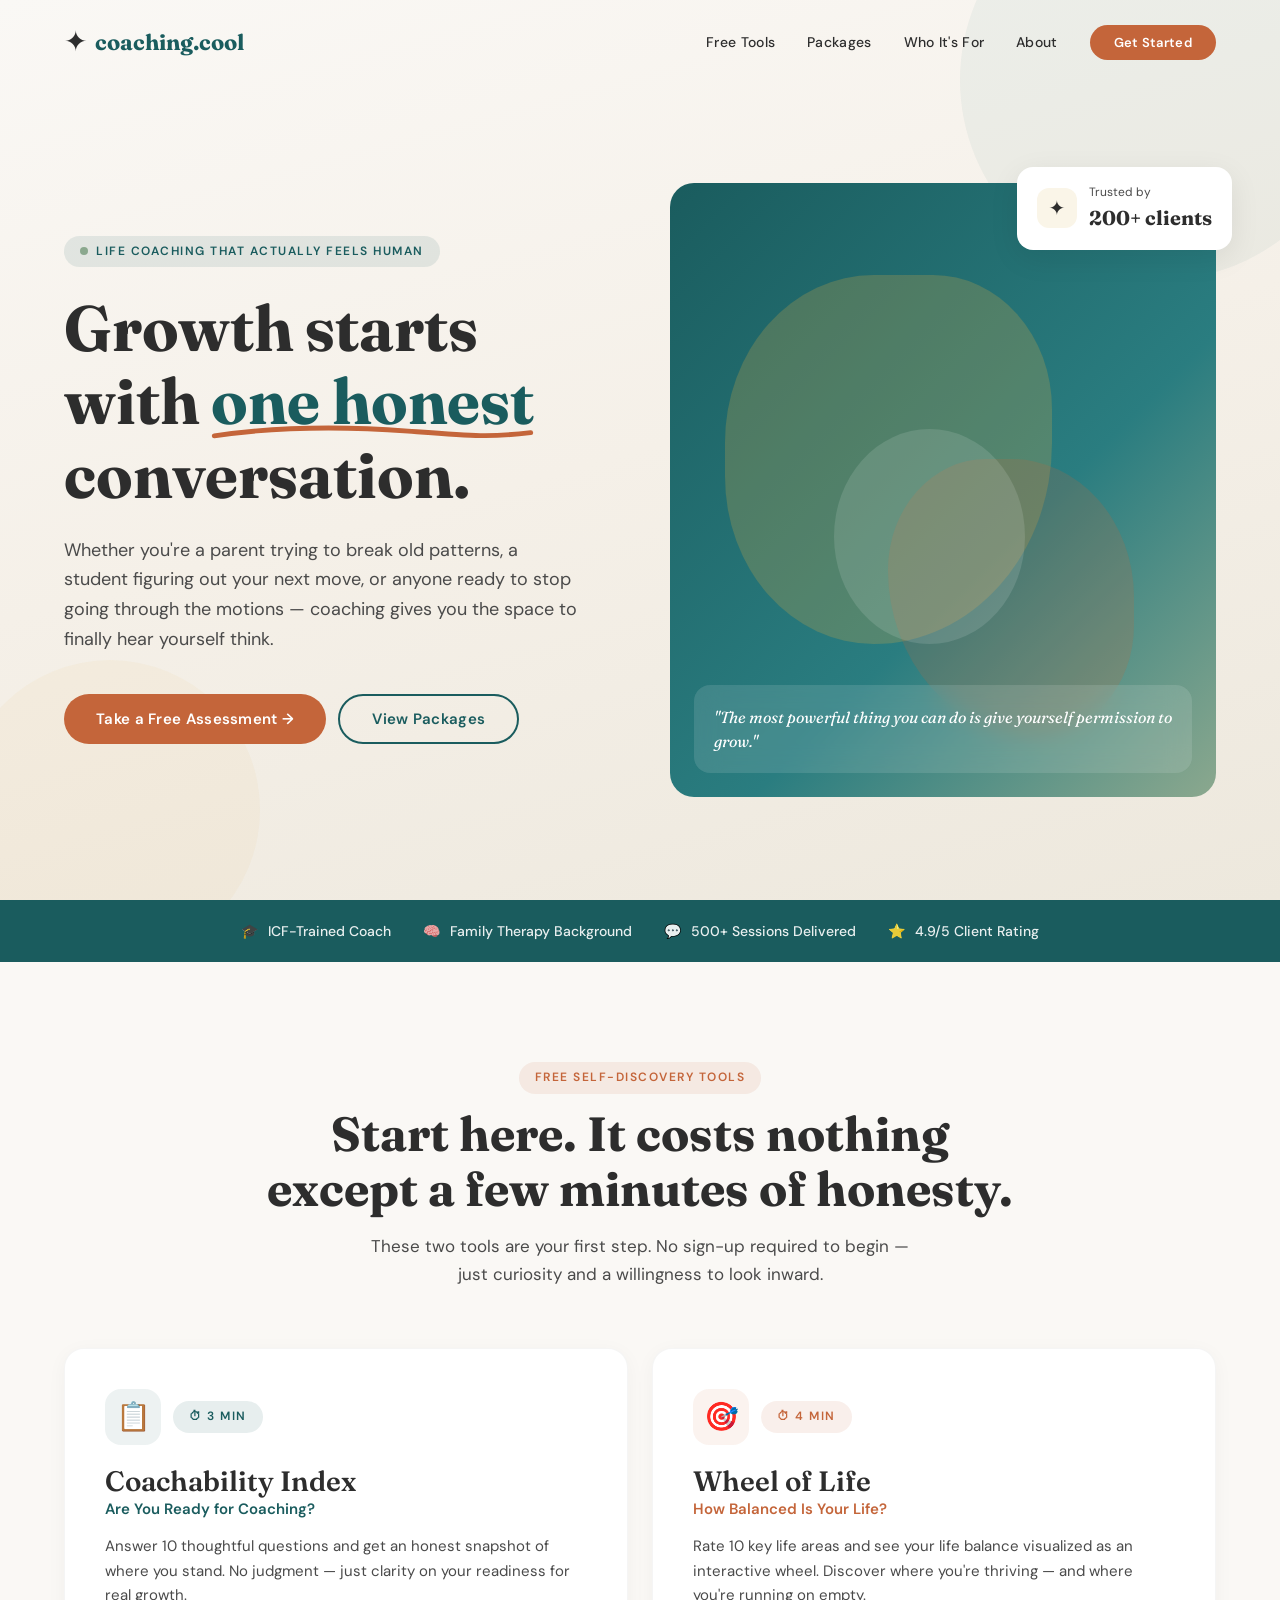
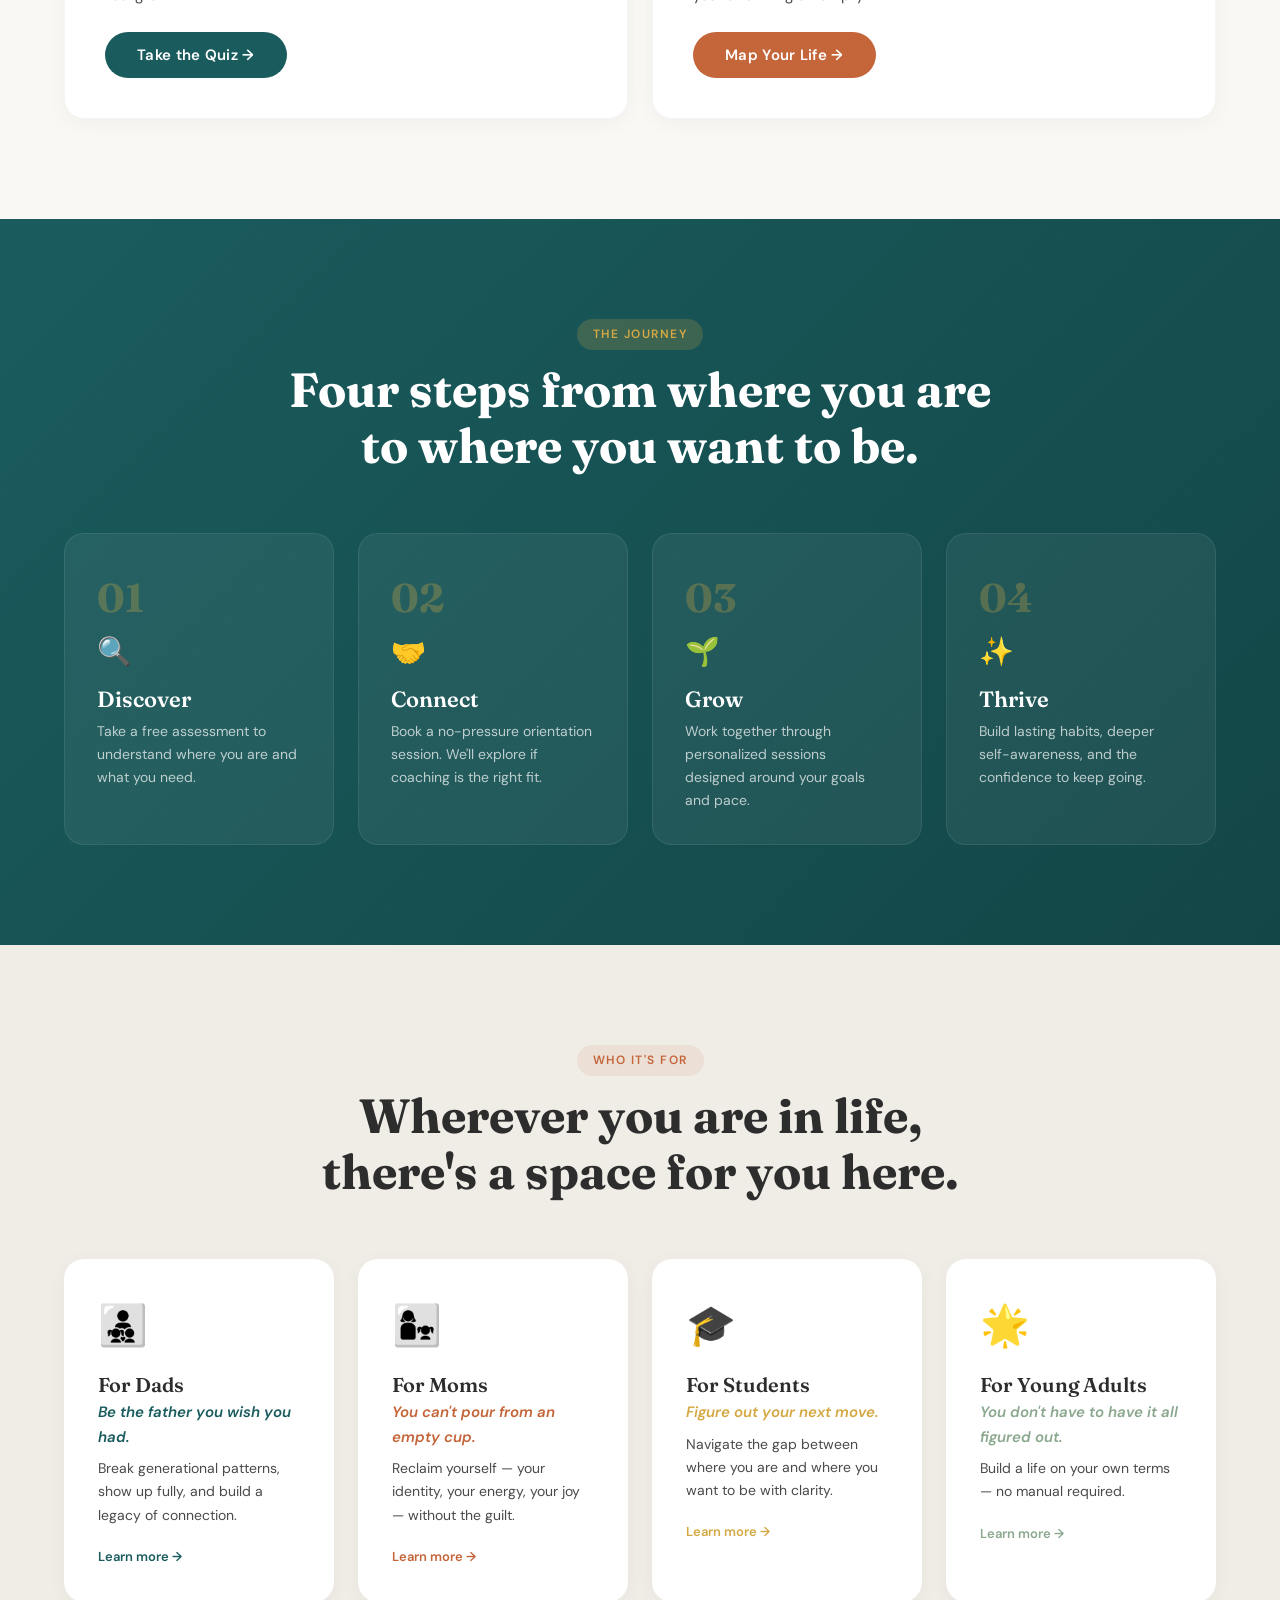
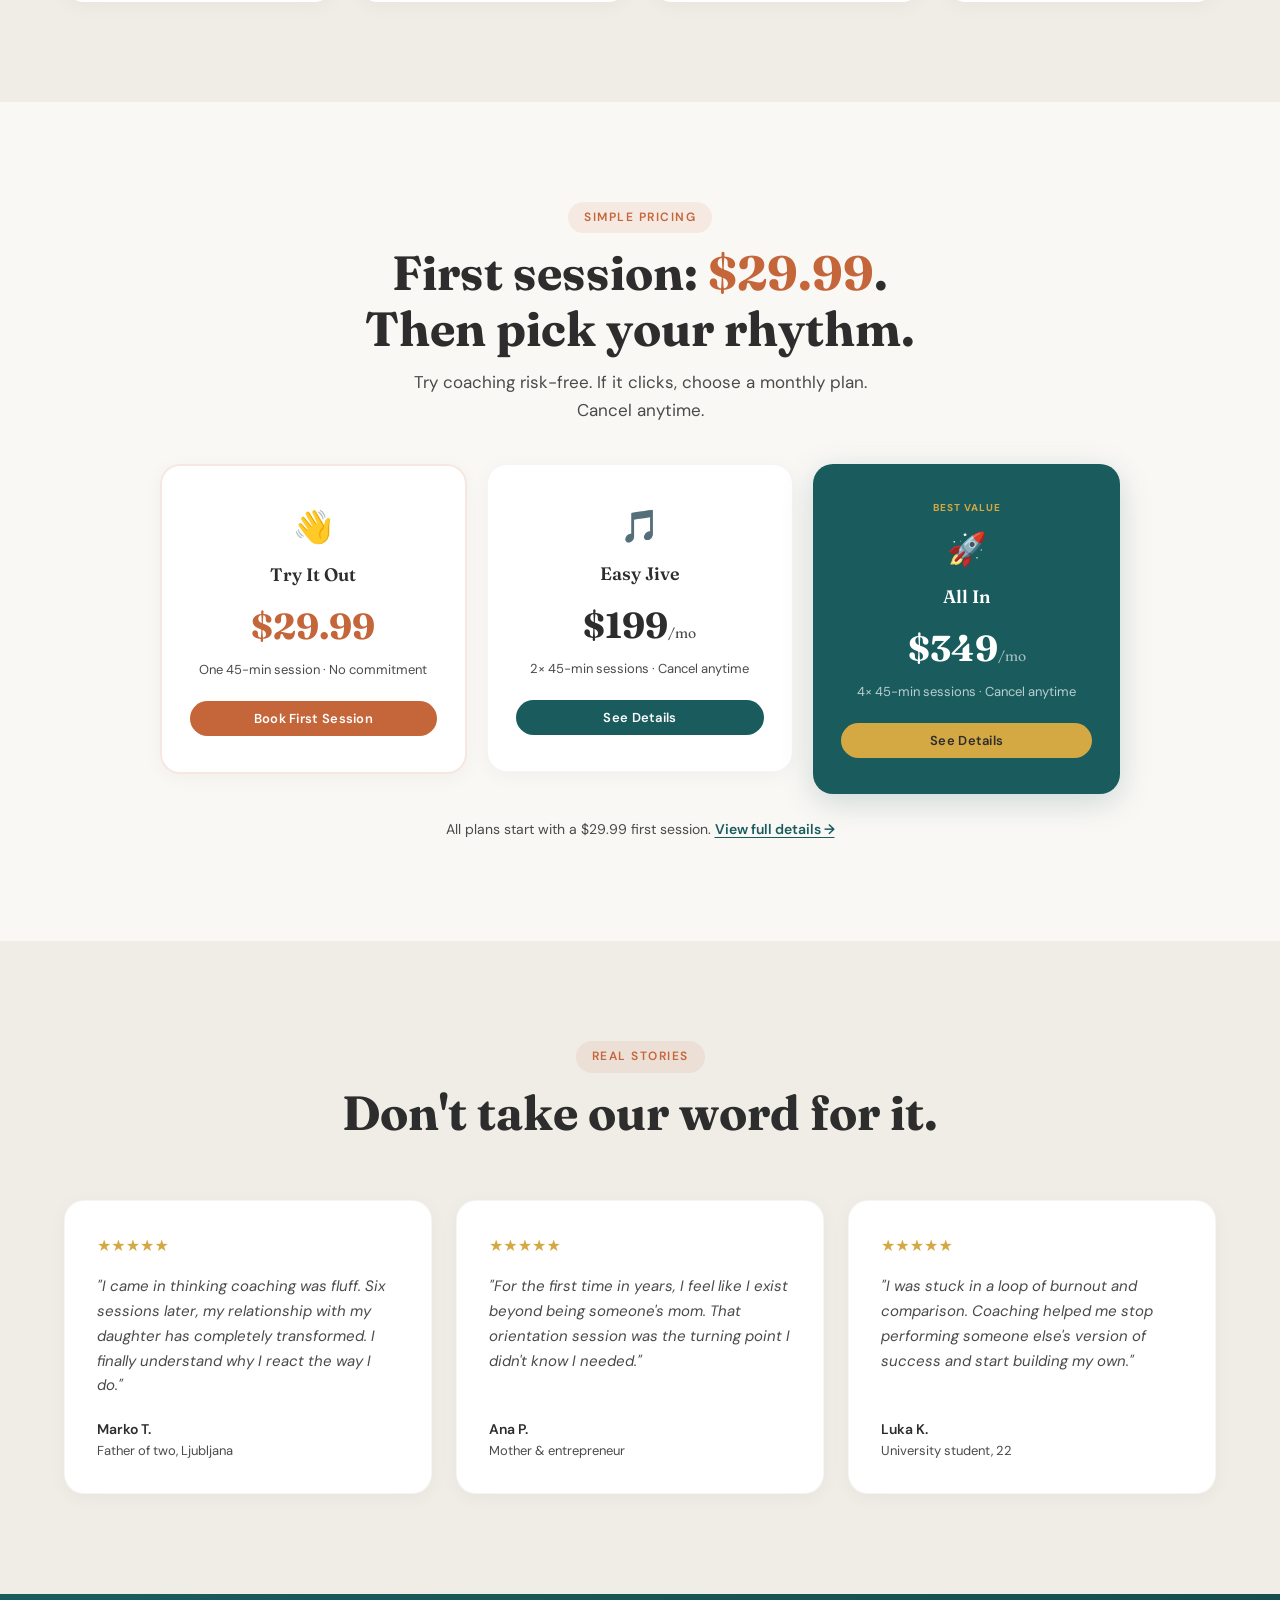
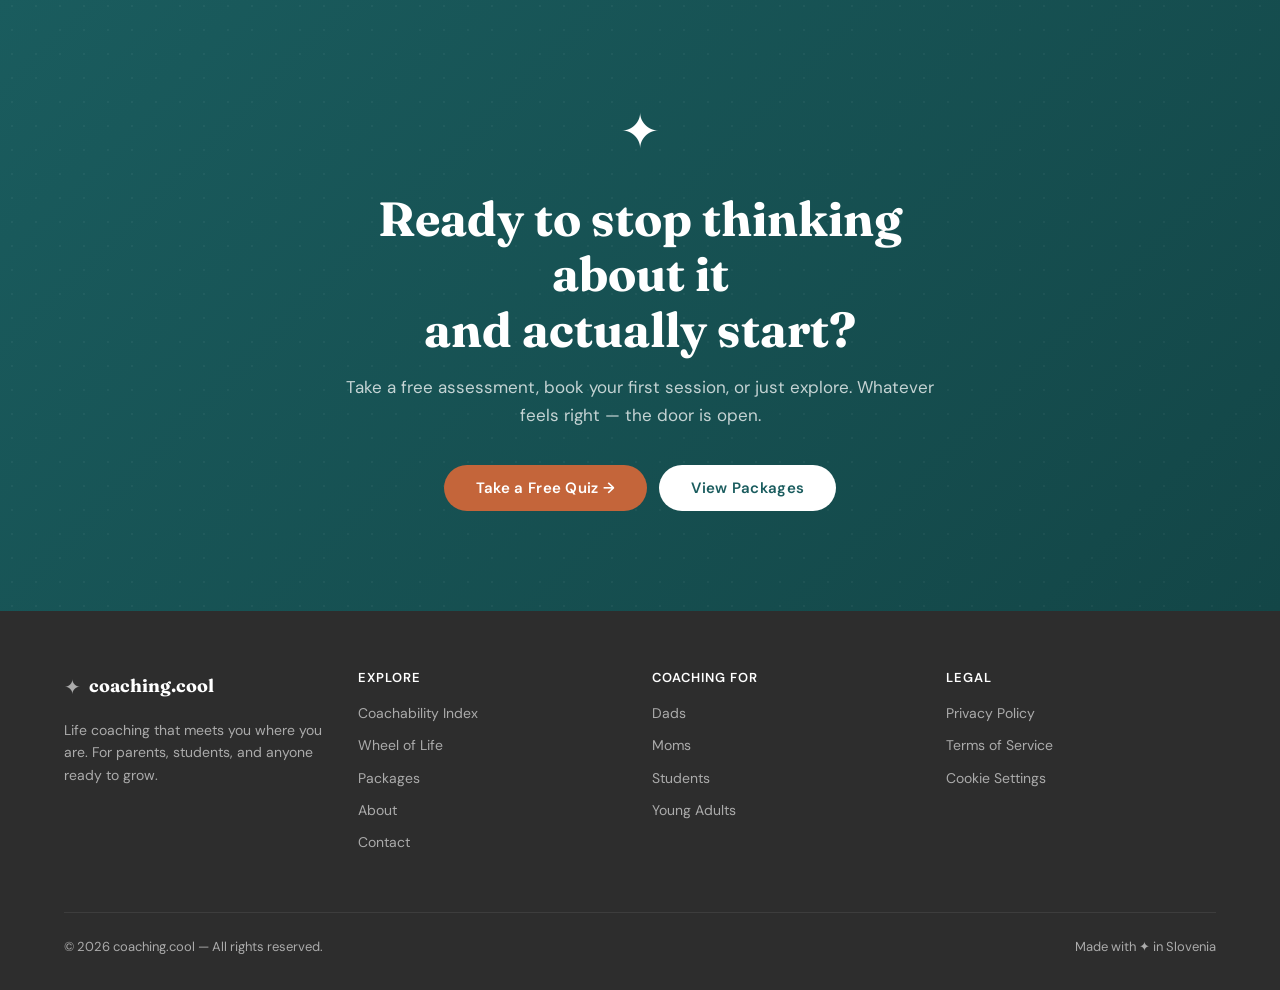
<file: index.html>
<!DOCTYPE html>
<html lang="en">
<head>
  <meta charset="UTF-8">
  <meta name="viewport" content="width=device-width, initial-scale=1.0">
  <title>coaching.cool — Life Coaching That Actually Feels Human</title>
  <meta name="description" content="Life coaching for parents, students, and anyone ready to grow. Free self-assessment tools, flexible packages, and a space to finally hear yourself think.">
  <link rel="stylesheet" href="css/style.css">
  <!-- GA4 placeholder -->
  <!-- <script async src="https://www.googletagmanager.com/gtag/js?id=G-XXXXXXXXXX"></script> -->
</head>
<body>

<!-- ═══ NAVIGATION ═══ -->
<nav class="nav">
  <div class="nav-inner">
    <a href="/" class="nav-logo">
      <span class="nav-logo-icon">✦</span>
      <span class="nav-logo-text">coaching.cool</span>
    </a>
    <div class="nav-links">
      <a href="#tools" class="nav-link">Free Tools</a>
      <a href="pricing.html" class="nav-link">Packages</a>
      <a href="#audiences" class="nav-link">Who It's For</a>
      <a href="about.html" class="nav-link">About</a>
      <a href="pricing.html" class="btn btn-coral btn-sm">Get Started</a>
    </div>
    <button class="nav-toggle" aria-label="Menu">
      <svg width="24" height="24" viewBox="0 0 24 24" fill="none" stroke="currentColor" stroke-width="2"><path d="M3 6h18"/><path d="M3 12h18"/><path d="M3 18h18"/></svg>
    </button>
  </div>
</nav>
<div class="nav-mobile">
  <button class="nav-mobile-close" aria-label="Close">
    <svg width="28" height="28" viewBox="0 0 24 24" fill="none" stroke="currentColor" stroke-width="2"><path d="M6 6l12 12M6 18L18 6"/></svg>
  </button>
  <a href="#tools">Free Tools</a>
  <a href="pricing.html">Packages</a>
  <a href="#audiences">Who It's For</a>
  <a href="about.html">About</a>
  <a href="pricing.html" class="btn btn-coral">Get Started</a>
</div>

<!-- ═══ HERO ═══ -->
<section class="hero hero-bg">
  <div class="circle-deco" style="top:-120px;right:-80px;width:400px;height:400px;background:rgba(26,92,94,0.05)"></div>
  <div class="circle-deco" style="bottom:-60px;left:-40px;width:300px;height:300px;background:rgba(212,168,67,0.06)"></div>
  <div class="circle-deco" style="top:30%;right:10%;width:180px;height:180px;background:rgba(196,101,58,0.05)"></div>
  <div class="container">
    <div class="hero-grid">
      <div class="fade-up">
        <span class="badge badge-teal mb-24">
          <span style="width:8px;height:8px;border-radius:50%;background:var(--sage)"></span>
          Life coaching that actually feels human
        </span>
        <h1 class="mb-24">
          Growth starts with
          <span class="text-teal" style="position:relative;display:inline-block">
            one honest
            <svg style="position:absolute;bottom:-4px;left:0;width:100%" viewBox="0 0 200 12" fill="none"><path d="M2 8c40-6 80-6 120-3s50 4 76 1" stroke="var(--coral)" stroke-width="3" stroke-linecap="round"/></svg>
          </span>
          conversation.
        </h1>
        <p class="text-muted mb-40" style="max-width:520px;font-size:18px">
          Whether you're a parent trying to break old patterns, a student figuring out your next move, or anyone ready to stop going through the motions — coaching gives you the space to finally hear yourself think.
        </p>
        <div class="flex flex-wrap gap-12">
          <a href="coachability-index.html" class="btn btn-coral">Take a Free Assessment →</a>
          <a href="pricing.html" class="btn btn-outline">View Packages</a>
        </div>
      </div>
      <div class="fade-up delay-2">
        <div style="position:relative">
          <div class="hero-visual">
            <div style="position:absolute;top:15%;left:10%;width:60%;height:60%;border-radius:50% 40% 60% 50%;background:rgba(212,168,67,0.25)"></div>
            <div style="position:absolute;bottom:10%;right:15%;width:45%;height:45%;border-radius:40% 50% 40% 60%;background:rgba(196,101,58,0.2)"></div>
            <div style="position:absolute;top:40%;left:30%;width:35%;height:35%;border-radius:50%;background:rgba(255,255,255,0.12)"></div>
            <div style="position:absolute;bottom:24px;left:24px;right:24px;background:rgba(255,255,255,0.12);backdrop-filter:blur(12px);border-radius:16px;padding:20px">
              <p style="font-family:var(--font-display);font-size:16px;color:white;line-height:1.5;font-style:italic">"The most powerful thing you can do is give yourself permission to grow."</p>
            </div>
          </div>
          <div style="position:absolute;top:-16px;right:-16px;background:white;border-radius:16px;padding:16px 20px;box-shadow:0 8px 30px rgba(0,0,0,0.08);display:flex;align-items:center;gap:12px">
            <div style="width:40px;height:40px;border-radius:12px;background:rgba(212,168,67,0.12);display:flex;align-items:center;justify-content:center;font-size:20px">✦</div>
            <div>
              <div style="font-size:12px;color:var(--charcoal-light)">Trusted by</div>
              <div style="font-family:var(--font-display);font-size:20px;font-weight:700">200+ clients</div>
            </div>
          </div>
        </div>
      </div>
    </div>
  </div>
</section>

<!-- ═══ TRUST BAR ═══ -->
<section class="trust-bar">
  <div class="trust-bar-inner">
    <div class="trust-item"><span>🎓</span> ICF-Trained Coach</div>
    <div class="trust-item"><span>🧠</span> Family Therapy Background</div>
    <div class="trust-item"><span>💬</span> 500+ Sessions Delivered</div>
    <div class="trust-item"><span>⭐</span> 4.9/5 Client Rating</div>
  </div>
</section>

<!-- ═══ FREE TOOLS ═══ -->
<section id="tools" class="section section-cream">
  <div class="container">
    <div class="text-center fade-up mb-60">
      <span class="badge badge-coral mb-12">Free Self-Discovery Tools</span>
      <h2 class="mb-16">Start here. It costs nothing<br>except a few minutes of honesty.</h2>
      <p class="text-muted" style="max-width:560px;margin:0 auto;font-size:17px">These two tools are your first step. No sign-up required to begin — just curiosity and a willingness to look inward.</p>
    </div>
    <div class="grid grid-2">
      <div class="card fade-up" style="padding:40px">
        <div class="flex" style="align-items:center;gap:12px;margin-bottom:20px">
          <div style="width:56px;height:56px;border-radius:16px;background:rgba(26,92,94,0.08);display:flex;align-items:center;justify-content:center;font-size:28px">📋</div>
          <span class="badge badge-teal">⏱ 3 min</span>
        </div>
        <h3 class="mb-4">Coachability Index</h3>
        <p class="text-teal mb-12" style="font-weight:600;font-size:15px">Are You Ready for Coaching?</p>
        <p class="text-muted mb-24" style="font-size:15px">Answer 10 thoughtful questions and get an honest snapshot of where you stand. No judgment — just clarity on your readiness for real growth.</p>
        <a href="coachability-index.html" class="btn btn-teal">Take the Quiz →</a>
      </div>
      <div class="card fade-up delay-1" style="padding:40px">
        <div class="flex" style="align-items:center;gap:12px;margin-bottom:20px">
          <div style="width:56px;height:56px;border-radius:16px;background:rgba(196,101,58,0.08);display:flex;align-items:center;justify-content:center;font-size:28px">🎯</div>
          <span class="badge badge-coral">⏱ 4 min</span>
        </div>
        <h3 class="mb-4">Wheel of Life</h3>
        <p class="text-coral mb-12" style="font-weight:600;font-size:15px">How Balanced Is Your Life?</p>
        <p class="text-muted mb-24" style="font-size:15px">Rate 10 key life areas and see your life balance visualized as an interactive wheel. Discover where you're thriving — and where you're running on empty.</p>
        <a href="wheel-of-life.html" class="btn btn-coral">Map Your Life →</a>
      </div>
    </div>
  </div>
</section>

<!-- ═══ HOW IT WORKS ═══ -->
<section class="section section-teal" style="position:relative;overflow:hidden">
  <div style="position:absolute;inset:0;opacity:0.03;background-image:radial-gradient(circle at 20% 50%,white 1px,transparent 1px);background-size:32px 32px"></div>
  <div class="container" style="position:relative">
    <div class="text-center fade-up mb-60">
      <span class="badge badge-amber mb-12" style="background:rgba(212,168,67,0.2)">The Journey</span>
      <h2 style="color:white">Four steps from where you are<br>to where you want to be.</h2>
    </div>
    <div class="grid grid-4">
      <div class="fade-up" style="background:rgba(255,255,255,0.06);border-radius:20px;padding:32px;border:1px solid rgba(255,255,255,0.08)">
        <div style="font-family:var(--font-display);font-size:40px;font-weight:700;color:rgba(212,168,67,0.3)">01</div>
        <span style="font-size:28px">🔍</span>
        <h3 style="color:white;margin:12px 0 8px;font-size:22px">Discover</h3>
        <p style="font-size:14px;color:rgba(255,255,255,0.7)">Take a free assessment to understand where you are and what you need.</p>
      </div>
      <div class="fade-up delay-1" style="background:rgba(255,255,255,0.06);border-radius:20px;padding:32px;border:1px solid rgba(255,255,255,0.08)">
        <div style="font-family:var(--font-display);font-size:40px;font-weight:700;color:rgba(212,168,67,0.3)">02</div>
        <span style="font-size:28px">🤝</span>
        <h3 style="color:white;margin:12px 0 8px;font-size:22px">Connect</h3>
        <p style="font-size:14px;color:rgba(255,255,255,0.7)">Book a no-pressure orientation session. We'll explore if coaching is the right fit.</p>
      </div>
      <div class="fade-up delay-2" style="background:rgba(255,255,255,0.06);border-radius:20px;padding:32px;border:1px solid rgba(255,255,255,0.08)">
        <div style="font-family:var(--font-display);font-size:40px;font-weight:700;color:rgba(212,168,67,0.3)">03</div>
        <span style="font-size:28px">🌱</span>
        <h3 style="color:white;margin:12px 0 8px;font-size:22px">Grow</h3>
        <p style="font-size:14px;color:rgba(255,255,255,0.7)">Work together through personalized sessions designed around your goals and pace.</p>
      </div>
      <div class="fade-up delay-3" style="background:rgba(255,255,255,0.06);border-radius:20px;padding:32px;border:1px solid rgba(255,255,255,0.08)">
        <div style="font-family:var(--font-display);font-size:40px;font-weight:700;color:rgba(212,168,67,0.3)">04</div>
        <span style="font-size:28px">✨</span>
        <h3 style="color:white;margin:12px 0 8px;font-size:22px">Thrive</h3>
        <p style="font-size:14px;color:rgba(255,255,255,0.7)">Build lasting habits, deeper self-awareness, and the confidence to keep going.</p>
      </div>
    </div>
  </div>
</section>

<!-- ═══ AUDIENCES ═══ -->
<section id="audiences" class="section section-cream-dark">
  <div class="container">
    <div class="text-center fade-up mb-60">
      <span class="badge badge-coral mb-12">Who It's For</span>
      <h2>Wherever you are in life,<br>there's a space for you here.</h2>
    </div>
    <div class="grid grid-4">
      <a href="coaching-dads.html" class="card fade-up" style="text-decoration:none;border:2px solid transparent;transition:all 0.3s">
        <span style="font-size:40px;display:block;margin-bottom:16px">👨‍👧‍👦</span>
        <h3 style="font-size:20px;margin-bottom:4px">For Dads</h3>
        <p class="text-teal" style="font-weight:600;font-size:15px;font-style:italic;margin-bottom:8px">Be the father you wish you had.</p>
        <p class="text-muted" style="font-size:14px;margin-bottom:16px">Break generational patterns, show up fully, and build a legacy of connection.</p>
        <span class="text-teal" style="font-size:13px;font-weight:600">Learn more →</span>
      </a>
      <a href="coaching-moms.html" class="card fade-up delay-1" style="text-decoration:none;border:2px solid transparent;transition:all 0.3s">
        <span style="font-size:40px;display:block;margin-bottom:16px">👩‍👧</span>
        <h3 style="font-size:20px;margin-bottom:4px">For Moms</h3>
        <p class="text-coral" style="font-weight:600;font-size:15px;font-style:italic;margin-bottom:8px">You can't pour from an empty cup.</p>
        <p class="text-muted" style="font-size:14px;margin-bottom:16px">Reclaim yourself — your identity, your energy, your joy — without the guilt.</p>
        <span class="text-coral" style="font-size:13px;font-weight:600">Learn more →</span>
      </a>
      <a href="coaching-students.html" class="card fade-up delay-2" style="text-decoration:none;border:2px solid transparent;transition:all 0.3s">
        <span style="font-size:40px;display:block;margin-bottom:16px">🎓</span>
        <h3 style="font-size:20px;margin-bottom:4px">For Students</h3>
        <p class="text-amber" style="font-weight:600;font-size:15px;font-style:italic;margin-bottom:8px">Figure out your next move.</p>
        <p class="text-muted" style="font-size:14px;margin-bottom:16px">Navigate the gap between where you are and where you want to be with clarity.</p>
        <span class="text-amber" style="font-size:13px;font-weight:600">Learn more →</span>
      </a>
      <a href="coaching-youngsters.html" class="card fade-up delay-3" style="text-decoration:none;border:2px solid transparent;transition:all 0.3s">
        <span style="font-size:40px;display:block;margin-bottom:16px">🌟</span>
        <h3 style="font-size:20px;margin-bottom:4px">For Young Adults</h3>
        <p style="font-weight:600;font-size:15px;font-style:italic;margin-bottom:8px;color:var(--sage)">You don't have to have it all figured out.</p>
        <p class="text-muted" style="font-size:14px;margin-bottom:16px">Build a life on your own terms — no manual required.</p>
        <span style="font-size:13px;font-weight:600;color:var(--sage)">Learn more →</span>
      </a>
    </div>
  </div>
</section>

<!-- ═══ PRICING PREVIEW ═══ -->
<section id="pricing" class="section section-cream">
  <div class="container">
    <div class="text-center fade-up mb-40">
      <span class="badge badge-coral mb-12">Simple pricing</span>
      <h2 style="margin-bottom:12px">First session: <span class="text-coral">$29.99</span>.<br>Then pick your rhythm.</h2>
      <p class="text-muted" style="font-size:17px;max-width:480px;margin:0 auto">Try coaching risk-free. If it clicks, choose a monthly plan. Cancel anytime.</p>
    </div>
    <div style="display:grid;grid-template-columns:1fr 1fr 1fr;gap:20px;max-width:960px;margin:0 auto;align-items:start">
      <!-- First Session -->
      <div class="card fade-up" style="text-align:center;padding:36px 28px;border:2px solid rgba(196,101,58,0.15)">
        <span style="font-size:32px;display:block;margin-bottom:12px">👋</span>
        <h3 style="font-size:18px;margin-bottom:4px">Try It Out</h3>
        <div style="font-family:var(--font-display);font-size:36px;font-weight:700;color:var(--coral);margin:12px 0 4px">$29.99</div>
        <p class="text-muted mb-20" style="font-size:13px">One 45-min session · No commitment</p>
        <a href="" class="btn btn-coral btn-full btn-sm" onclick="Calendly.initPopupWidget({url:'https://calendly.com/robert-zevnik/session-45-min'});return false;">Book First Session</a>
      </div>
      <!-- Easy Jive -->
      <div class="card fade-up delay-1" style="text-align:center;padding:36px 28px">
        <span style="font-size:32px;display:block;margin-bottom:12px">🎵</span>
        <h3 style="font-size:18px;margin-bottom:4px">Easy Jive</h3>
        <div style="font-family:var(--font-display);font-size:36px;font-weight:700;margin:12px 0 4px">$199<span style="font-size:14px;font-weight:400;color:var(--charcoal-light)">/mo</span></div>
        <p class="text-muted mb-20" style="font-size:13px">2× 45-min sessions · Cancel anytime</p>
        <a href="pricing.html" class="btn btn-teal btn-full btn-sm">See Details</a>
      </div>
      <!-- All In -->
      <div class="card fade-up delay-2" style="text-align:center;padding:36px 28px;background:var(--teal);border:none;color:white;box-shadow:0 8px 32px rgba(26,92,94,0.2)">
        <div style="font-size:10px;font-weight:700;color:var(--amber);letter-spacing:1px;margin-bottom:8px">BEST VALUE</div>
        <span style="font-size:32px;display:block;margin-bottom:12px">🚀</span>
        <h3 style="font-size:18px;color:white;margin-bottom:4px">All In</h3>
        <div style="font-family:var(--font-display);font-size:36px;font-weight:700;color:white;margin:12px 0 4px">$349<span style="font-size:14px;font-weight:400;color:rgba(255,255,255,0.6)">/mo</span></div>
        <p style="font-size:13px;color:rgba(255,255,255,0.7);margin-bottom:20px">4× 45-min sessions · Cancel anytime</p>
        <a href="pricing.html" class="btn btn-amber btn-full btn-sm">See Details</a>
      </div>
    </div>
    <p class="text-center text-muted fade-up" style="margin-top:24px;font-size:14px">All plans start with a $29.99 first session. <a href="pricing.html" style="color:var(--teal);font-weight:600;text-decoration:underline;text-underline-offset:3px">View full details →</a></p>
  </div>
</section>

<!-- ═══ TESTIMONIALS ═══ -->
<section class="section section-cream-dark">
  <div class="container">
    <div class="text-center fade-up mb-60">
      <span class="badge badge-coral mb-12">Real Stories</span>
      <h2>Don't take our word for it.</h2>
    </div>
    <div class="grid grid-3">
      <div class="card fade-up" style="display:flex;flex-direction:column">
        <div class="stars mb-16">★★★★★</div>
        <p class="text-muted" style="font-style:italic;flex:1;margin-bottom:20px;font-size:15px">"I came in thinking coaching was fluff. Six sessions later, my relationship with my daughter has completely transformed. I finally understand why I react the way I do."</p>
        <div>
          <div style="font-weight:600;font-size:14px">Marko T.</div>
          <div class="text-muted" style="font-size:13px">Father of two, Ljubljana</div>
        </div>
      </div>
      <div class="card fade-up delay-1" style="display:flex;flex-direction:column">
        <div class="stars mb-16">★★★★★</div>
        <p class="text-muted" style="font-style:italic;flex:1;margin-bottom:20px;font-size:15px">"For the first time in years, I feel like I exist beyond being someone's mom. That orientation session was the turning point I didn't know I needed."</p>
        <div>
          <div style="font-weight:600;font-size:14px">Ana P.</div>
          <div class="text-muted" style="font-size:13px">Mother & entrepreneur</div>
        </div>
      </div>
      <div class="card fade-up delay-2" style="display:flex;flex-direction:column">
        <div class="stars mb-16">★★★★★</div>
        <p class="text-muted" style="font-style:italic;flex:1;margin-bottom:20px;font-size:15px">"I was stuck in a loop of burnout and comparison. Coaching helped me stop performing someone else's version of success and start building my own."</p>
        <div>
          <div style="font-weight:600;font-size:14px">Luka K.</div>
          <div class="text-muted" style="font-size:13px">University student, 22</div>
        </div>
      </div>
    </div>
  </div>
</section>

<!-- ═══ FINAL CTA ═══ -->
<section class="section section-teal" style="text-align:center;position:relative;overflow:hidden">
  <div style="position:absolute;inset:0;opacity:0.04;background-image:radial-gradient(circle,white 1px,transparent 1px);background-size:24px 24px"></div>
  <div class="container-narrow" style="position:relative">
    <div class="fade-up">
      <span style="font-size:48px;display:block;margin-bottom:20px">✦</span>
      <h2 style="color:white;margin-bottom:16px">Ready to stop thinking about it<br>and actually start?</h2>
      <p style="font-size:17px;color:rgba(255,255,255,0.75);margin-bottom:36px">Take a free assessment, book your first session, or just explore. Whatever feels right — the door is open.</p>
      <div class="flex flex-center flex-wrap gap-12">
        <a href="coachability-index.html" class="btn btn-coral">Take a Free Quiz →</a>
        <a href="pricing.html" class="btn btn-white">View Packages</a>
      </div>
    </div>
  </div>
</section>

<!-- ═══ FOOTER ═══ -->
<footer class="footer">
  <div class="container">
    <div class="grid grid-4">
      <div>
        <div class="flex" style="align-items:center;gap:8px;margin-bottom:16px">
          <span style="font-size:20px">✦</span>
          <span style="font-family:var(--font-display);font-size:18px;font-weight:700;color:white">coaching.cool</span>
        </div>
        <p style="font-size:14px;line-height:1.6">Life coaching that meets you where you are. For parents, students, and anyone ready to grow.</p>
      </div>
      <div>
        <h4>EXPLORE</h4>
        <a href="coachability-index.html">Coachability Index</a>
        <a href="wheel-of-life.html">Wheel of Life</a>
        <a href="pricing.html">Packages</a>
        <a href="about.html">About</a>
        <a href="contact.html">Contact</a>
      </div>
      <div>
        <h4>COACHING FOR</h4>
        <a href="coaching-dads.html">Dads</a>
        <a href="coaching-moms.html">Moms</a>
        <a href="coaching-students.html">Students</a>
        <a href="coaching-youngsters.html">Young Adults</a>
      </div>
      <div>
        <h4>LEGAL</h4>
        <a href="privacy.html">Privacy Policy</a>
        <a href="terms.html">Terms of Service</a>
        <a href="#" id="cookie-settings">Cookie Settings</a>
      </div>
    </div>
    <div class="footer-bottom">
      <span>© 2026 coaching.cool — All rights reserved.</span>
      <span>Made with ✦ in Slovenia</span>
    </div>
  </div>
</footer>

<link href="https://assets.calendly.com/assets/external/widget.css" rel="stylesheet">
<script src="https://assets.calendly.com/assets/external/widget.js" async></script>
<script src="js/main.js"></script>
<!-- Stripe Payment Links integration -->
<script>
document.querySelectorAll('[data-stripe]').forEach(btn => {
  btn.addEventListener('click', (e) => {
    e.preventDefault();
    // Replace these with your actual Stripe Payment Links
    const links = {
      'first-step': 'https://buy.stripe.com/YOUR_FIRST_STEP_LINK',
      'momentum': 'https://buy.stripe.com/YOUR_MOMENTUM_LINK',
      'all-in': 'https://buy.stripe.com/YOUR_ALL_IN_LINK',
    };
    const key = btn.dataset.stripe;
    if (links[key] && !links[key].includes('YOUR_')) {
      window.location.href = links[key];
    } else {
      alert('Stripe Payment Links are not configured yet.\nSee integration guide for setup instructions.');
    }
  });
});
</script>
</body>
</html>
</file>
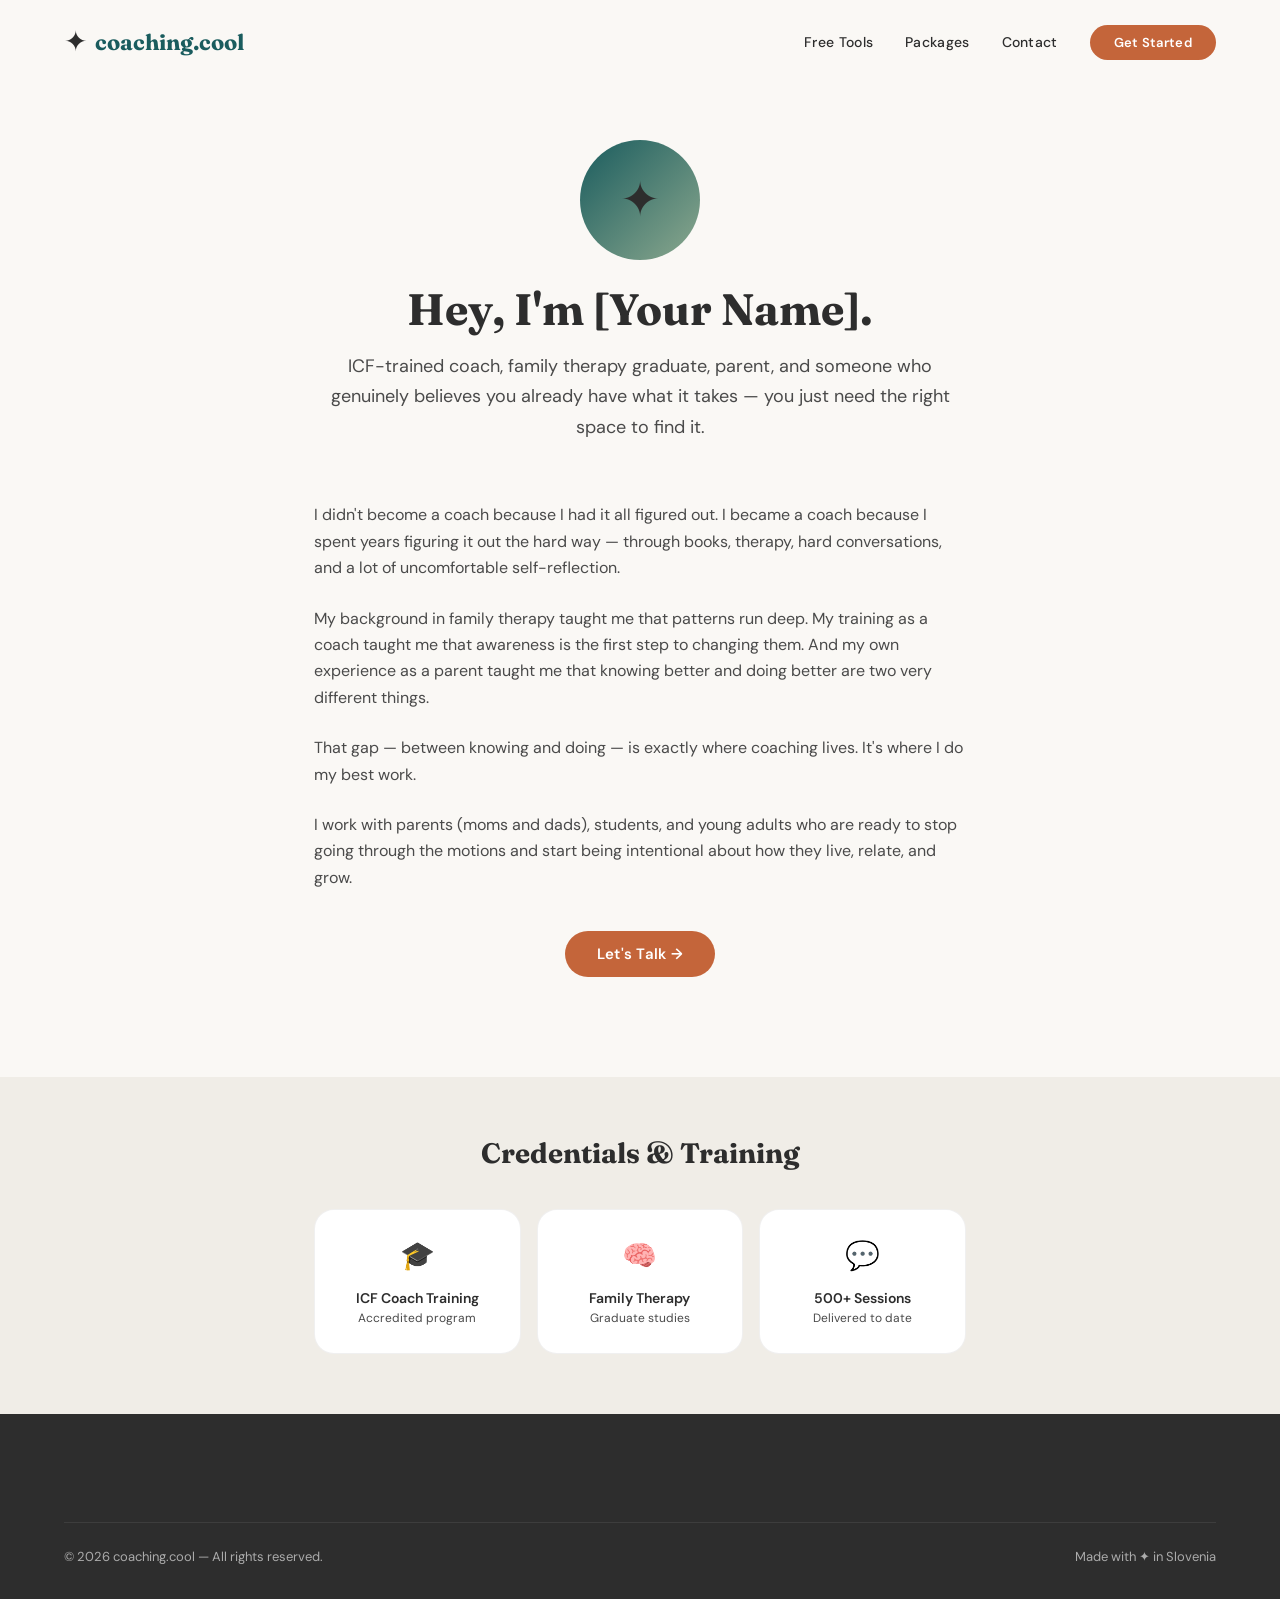
<file: about.html>
<!DOCTYPE html>
<html lang="en">
<head>
  <meta charset="UTF-8">
  <meta name="viewport" content="width=device-width, initial-scale=1.0">
  <title>About — coaching.cool</title>
  <meta name="description" content="Meet the coach behind coaching.cool. ICF-trained, family therapy background, and a genuine belief in your potential.">
  <link rel="stylesheet" href="css/style.css">
</head>
<body>
<nav class="nav scrolled"><div class="nav-inner"><a href="/" class="nav-logo"><span class="nav-logo-icon">✦</span><span class="nav-logo-text">coaching.cool</span></a><div class="nav-links"><a href="/#tools" class="nav-link">Free Tools</a><a href="pricing.html" class="nav-link">Packages</a><a href="contact.html" class="nav-link">Contact</a><a href="pricing.html" class="btn btn-coral btn-sm">Get Started</a></div><button class="nav-toggle" aria-label="Menu"><svg width="24" height="24" viewBox="0 0 24 24" fill="none" stroke="currentColor" stroke-width="2"><path d="M3 6h18"/><path d="M3 12h18"/><path d="M3 18h18"/></svg></button></div></nav>
<div class="nav-mobile"><button class="nav-mobile-close" aria-label="Close"><svg width="28" height="28" viewBox="0 0 24 24" fill="none" stroke="currentColor" stroke-width="2"><path d="M6 6l12 12M6 18L18 6"/></svg></button><a href="/#tools">Free Tools</a><a href="pricing.html">Packages</a><a href="contact.html">Contact</a><a href="pricing.html" class="btn btn-coral">Get Started</a></div>

<section class="section" style="padding-top:140px">
  <div class="container" style="max-width:700px">
    <div class="text-center fade-up mb-60">
      <div style="width:120px;height:120px;border-radius:50%;background:linear-gradient(135deg,var(--teal),var(--sage));margin:0 auto 24px;display:flex;align-items:center;justify-content:center;font-size:48px">✦</div>
      <h1 style="font-size:clamp(32px,5vw,44px);margin-bottom:16px">Hey, I'm [Your Name].</h1>
      <p class="text-muted" style="font-size:18px;line-height:1.7">ICF-trained coach, family therapy graduate, parent, and someone who genuinely believes you already have what it takes — you just need the right space to find it.</p>
    </div>
    <div class="fade-up" style="font-size:16px;line-height:1.8;color:var(--charcoal-light)">
      <p class="mb-24">I didn't become a coach because I had it all figured out. I became a coach because I spent years figuring it out the hard way — through books, therapy, hard conversations, and a lot of uncomfortable self-reflection.</p>
      <p class="mb-24">My background in family therapy taught me that patterns run deep. My training as a coach taught me that awareness is the first step to changing them. And my own experience as a parent taught me that knowing better and doing better are two very different things.</p>
      <p class="mb-24">That gap — between knowing and doing — is exactly where coaching lives. It's where I do my best work.</p>
      <p class="mb-40">I work with parents (moms and dads), students, and young adults who are ready to stop going through the motions and start being intentional about how they live, relate, and grow.</p>
      <div class="text-center">
        <a href="contact.html" class="btn btn-coral">Let's Talk →</a>
      </div>
    </div>
  </div>
</section>

<section class="section-sm section-cream-dark">
  <div class="container" style="max-width:700px">
    <h2 class="text-center fade-up mb-40" style="font-size:28px">Credentials & Training</h2>
    <div class="grid grid-3 fade-up" style="gap:16px">
      <div class="card card-flat text-center" style="padding:24px;border:1px solid rgba(0,0,0,0.06)">
        <span style="font-size:28px;display:block;margin-bottom:8px">🎓</span>
        <div style="font-size:14px;font-weight:600">ICF Coach Training</div>
        <div class="text-muted" style="font-size:12px">Accredited program</div>
      </div>
      <div class="card card-flat text-center" style="padding:24px;border:1px solid rgba(0,0,0,0.06)">
        <span style="font-size:28px;display:block;margin-bottom:8px">🧠</span>
        <div style="font-size:14px;font-weight:600">Family Therapy</div>
        <div class="text-muted" style="font-size:12px">Graduate studies</div>
      </div>
      <div class="card card-flat text-center" style="padding:24px;border:1px solid rgba(0,0,0,0.06)">
        <span style="font-size:28px;display:block;margin-bottom:8px">💬</span>
        <div style="font-size:14px;font-weight:600">500+ Sessions</div>
        <div class="text-muted" style="font-size:12px">Delivered to date</div>
      </div>
    </div>
  </div>
</section>

<footer class="footer"><div class="container"><div class="footer-bottom"><span>© 2026 coaching.cool — All rights reserved.</span><span>Made with ✦ in Slovenia</span></div></div></footer>
<script src="js/main.js"></script>
</body>
</html>
</file>
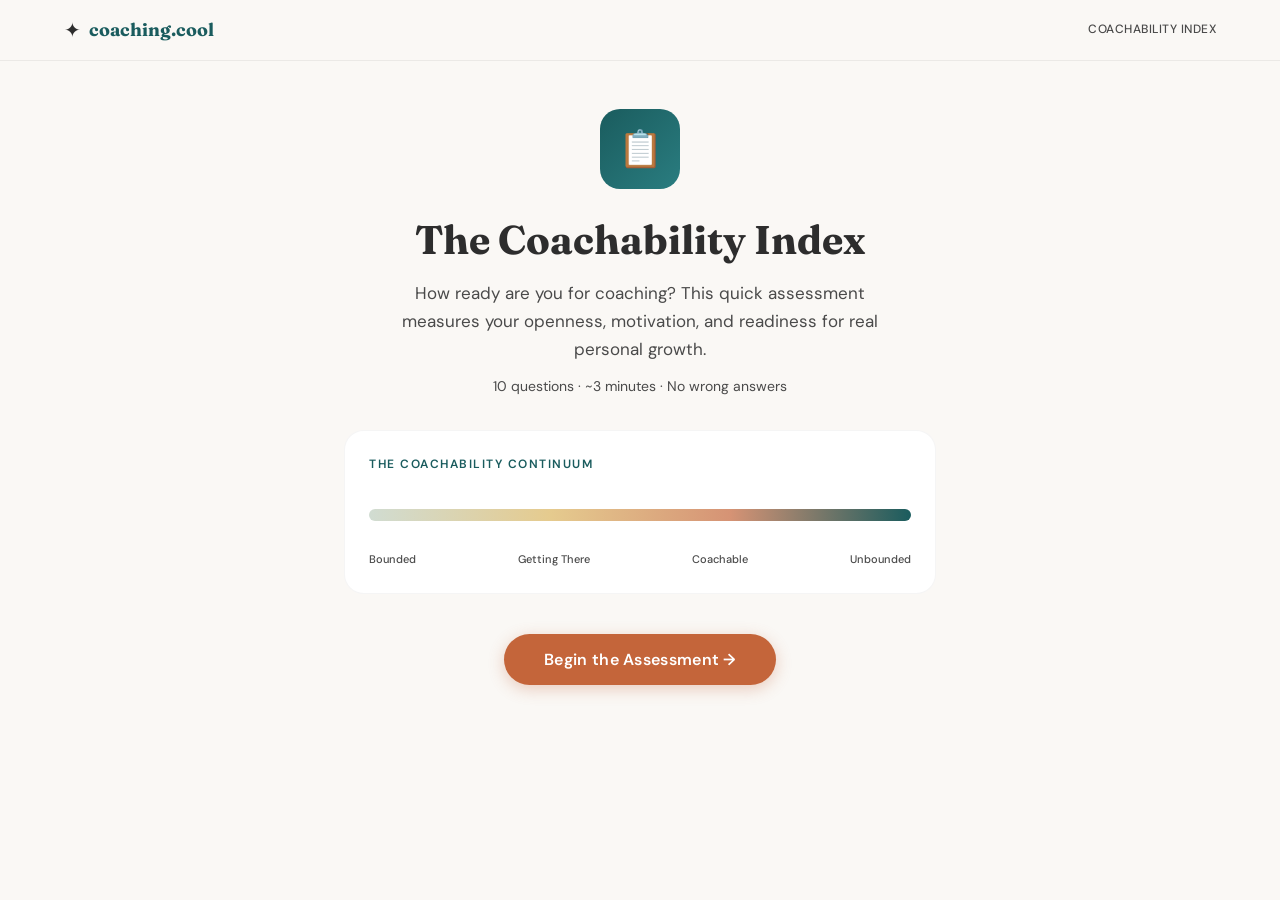
<file: coachability-index.html>
<!DOCTYPE html>
<html lang="en">
<head>
  <meta charset="UTF-8">
  <meta name="viewport" content="width=device-width, initial-scale=1.0">
  <title>Coachability Index — Am I Ready for Coaching? | coaching.cool</title>
  <meta name="description" content="Take this free 3-minute quiz to discover your coaching readiness. 10 questions, personalized results, and actionable next steps.">
  <link rel="stylesheet" href="css/style.css">
</head>
<body>

<!-- Mini header -->
<div style="background:rgba(250,248,245,0.95);backdrop-filter:blur(12px);border-bottom:1px solid rgba(0,0,0,0.06);padding:14px 0;position:sticky;top:0;z-index:10">
  <div class="container" style="display:flex;align-items:center;justify-content:space-between">
    <a href="/" class="nav-logo"><span class="nav-logo-icon" style="font-size:20px">✦</span><span class="nav-logo-text" style="font-size:18px">coaching.cool</span></a>
    <span style="font-size:12px;color:var(--charcoal-light);font-weight:500;letter-spacing:0.5px">COACHABILITY INDEX</span>
  </div>
</div>

<div class="container-narrow" style="padding-top:48px;padding-bottom:80px">
  <div id="app"></div>
</div>

<script>
const QUESTIONS = [
  { id:1, text:"I can identify 2\u20133 clear goals I want to achieve in the next 6 months.", theme:"Clarity" },
  { id:2, text:"I have an open and curious mind \u2014 this feels like the right time for coaching.", theme:"Timing" },
  { id:3, text:"I am willing to be held accountable by another person.", theme:"Accountability" },
  { id:4, text:"I\u2019ll give new concepts and different approaches a fair chance, even if they feel uncomfortable at first.", theme:"Openness" },
  { id:5, text:"I will speak truthfully and share when something isn\u2019t working for me.", theme:"Honesty" },
  { id:6, text:"I am willing to eliminate or modify self-defeating behaviours that limit my success.", theme:"Change" },
  { id:7, text:"I accept that there are no magic quick-fix solutions \u2014 real growth comes from my own discovery.", theme:"Patience" },
  { id:8, text:"I am willing to devote time and emotional energy between sessions to put what I learn into practice.", theme:"Commitment" },
  { id:9, text:"I have a growing sense of self-awareness and a drive to better understand myself.", theme:"Self-awareness" },
  { id:10, text:"I recognize that coaching is a partnership, not a one-way fix.", theme:"Partnership" },
];
const SCALE = [
  { value:1, label:"Strongly\nDisagree" },
  { value:2, label:"Disagree" },
  { value:3, label:"Open\nto This" },
  { value:4, label:"Agree" },
  { value:5, label:"Strongly\nAgree" },
];

let phase = 'intro', currentQ = 0, answers = {};
const app = document.getElementById('app');

function getResult(score) {
  if (score<=27) return { cat:"Not Ready Yet", emoji:"\uD83C\uDF31", color:"var(--sage)", bg:"rgba(139,168,142,0.08)", msg:"It looks like now might not be the ideal time for coaching \u2014 and that\u2019s completely okay. Coaching works best when you\u2019re in a place of openness and readiness.", detail:"Bookmark this page and come back when it feels right. In the meantime, try our Wheel of Life tool to explore what matters most to you right now.", cta:"Try the Wheel of Life", href:"wheel-of-life.html", bar:"25%" };
  if (score<=35) return { cat:"Getting There", emoji:"\uD83C\uDF3F", color:"var(--amber)", bg:"rgba(212,168,67,0.08)", msg:"You\u2019re on the edge of being ready! You have real openness to growth, but there may be a few areas where some inner work would help first.", detail:"A coaching orientation session could help you figure out if this is the right step. No commitment, no pressure \u2014 just a conversation.", cta:"Book an Orientation (\u20AC49)", href:"pricing.html", bar:"50%" };
  if (score<=42) return { cat:"Coachable", emoji:"\uD83D\uDD25", color:"var(--coral)", bg:"rgba(196,101,58,0.08)", msg:"Great news \u2014 you\u2019re coachable! You have the mindset and willingness that makes coaching genuinely effective.", detail:"You\u2019re open, motivated, and ready to do the work. The Momentum package (5 sessions) is designed for exactly where you are.", cta:"Build Your Momentum", href:"pricing.html", bar:"75%" };
  return { cat:"Highly Coachable", emoji:"\u2728", color:"var(--teal)", bg:"rgba(26,92,94,0.08)", msg:"You\u2019re highly coachable \u2014 you bring exactly the kind of openness, self-awareness, and commitment that creates breakthrough results.", detail:"You\u2019re ready to go deep. The All In package gives you unlimited access for a full year of transformative work.", cta:"Go All In", href:"pricing.html", bar:"100%" };
}

function render() {
  if (phase === 'intro') renderIntro();
  else if (phase === 'quiz') renderQuestion();
  else renderResults();
}

function renderIntro() {
  app.innerHTML = `
    <div class="text-center">
      <div style="width:80px;height:80px;border-radius:20px;background:linear-gradient(135deg,var(--teal),var(--teal-light));display:flex;align-items:center;justify-content:center;margin:0 auto 28px;font-size:36px">\uD83D\uDCCB</div>
      <h1 style="font-size:clamp(28px,5vw,40px);margin-bottom:16px">The Coachability Index</h1>
      <p class="text-muted mb-12" style="font-size:17px;max-width:480px;margin-left:auto;margin-right:auto">How ready are you for coaching? This quick assessment measures your openness, motivation, and readiness for real personal growth.</p>
      <p class="text-muted mb-32" style="font-size:14px">10 questions \u00B7 ~3 minutes \u00B7 No wrong answers</p>
      <div class="card card-flat mb-40" style="text-align:left;padding:24px">
        <p style="font-size:12px;font-weight:600;color:var(--teal);letter-spacing:1.5px;margin-bottom:16px">THE COACHABILITY CONTINUUM</p>
        <div style="position:relative;height:48px;margin-bottom:12px">
          <div style="position:absolute;top:18px;left:0;right:0;height:12px;border-radius:6px;background:linear-gradient(90deg,rgba(139,168,142,0.4),rgba(212,168,67,0.6),rgba(196,101,58,0.7),var(--teal))"></div>
        </div>
        <div style="display:flex;justify-content:space-between">
          <span style="font-size:11px;color:var(--charcoal-light);font-weight:500">Bounded</span>
          <span style="font-size:11px;color:var(--charcoal-light);font-weight:500">Getting There</span>
          <span style="font-size:11px;color:var(--charcoal-light);font-weight:500">Coachable</span>
          <span style="font-size:11px;color:var(--charcoal-light);font-weight:500">Unbounded</span>
        </div>
      </div>
      <button class="btn btn-coral" onclick="phase='quiz';render();window.scrollTo({top:0,behavior:'smooth'})" style="font-size:16px;padding:16px 40px;box-shadow:0 4px 16px rgba(196,101,58,0.3)">Begin the Assessment \u2192</button>
    </div>`;
}

function renderQuestion() {
  const q = QUESTIONS[currentQ];
  const progress = (currentQ / QUESTIONS.length) * 100;
  const ans = answers[currentQ];
  app.innerHTML = `
    <div>
      <div class="flex-between mb-8">
        <span class="text-muted" style="font-size:13px;font-weight:500">Question ${currentQ+1} of ${QUESTIONS.length}</span>
        <span class="text-teal" style="font-size:13px;font-weight:600">${Math.round(progress)}%</span>
      </div>
      <div class="quiz-progress-bar mb-40"><div class="quiz-progress-fill" style="width:${progress}%"></div></div>
      <div id="q-card">
        <span class="badge badge-teal mb-20">${q.theme.toUpperCase()}</span>
        <h2 style="font-size:clamp(22px,4vw,30px);line-height:1.35;margin-bottom:36px;max-width:540px">${q.text}</h2>
        <div class="flex flex-wrap flex-center gap-12 mb-40" id="scale-btns">
          ${SCALE.map(s => `
            <button class="likert-btn ${ans===s.value?'selected':''}" onclick="selectAnswer(${s.value})">
              <span style="font-family:var(--font-display);font-size:22px;font-weight:700;color:${ans===s.value?'var(--teal)':'var(--charcoal-light)'}">${s.value}</span>
              <span style="font-size:10px;font-weight:500;color:${ans===s.value?'var(--teal)':'var(--charcoal-light)'};text-align:center;line-height:1.3;white-space:pre-line">${s.label}</span>
            </button>
          `).join('')}
        </div>
        <div class="flex-between">
          <button onclick="goBack()" style="background:none;border:none;cursor:${currentQ===0?'default':'pointer'};font-family:var(--font-body);font-size:14px;font-weight:500;color:${currentQ===0?'rgba(0,0,0,0.2)':'var(--charcoal-light)'}" ${currentQ===0?'disabled':''}>← Back</button>
          <button class="btn ${ans?'btn-coral':'btn-disabled'}" onclick="goNext()" ${!ans?'disabled':''} style="${!ans?'background:rgba(0,0,0,0.08);color:rgba(0,0,0,0.3);cursor:default':''}">${currentQ===QUESTIONS.length-1?'See My Results':'Next →'}</button>
        </div>
      </div>
    </div>`;
}

function selectAnswer(val) {
  answers[currentQ] = val;
  render();
}
function goBack() { if (currentQ > 0) { currentQ--; render(); } }
function goNext() {
  if (!answers[currentQ]) return;
  if (currentQ < QUESTIONS.length - 1) { currentQ++; render(); window.scrollTo({top:0,behavior:'smooth'}); }
  else { phase = 'results'; render(); window.scrollTo({top:0,behavior:'smooth'}); }
}

function renderResults() {
  const score = Object.values(answers).reduce((a,b) => a+b, 0);
  const r = getResult(score);
  const breakdown = QUESTIONS.map((q,i) => ({ theme: q.theme, score: answers[i]||0 }));

  app.innerHTML = `
    <div class="text-center mb-40">
      <span style="font-size:56px;display:block;margin-bottom:12px">${r.emoji}</span>
      <span class="badge mb-16" style="background:${r.bg};color:${r.color}">${r.cat}</span>
      <h2 style="margin-bottom:8px">Your score: ${score}/50</h2>
      <div style="max-width:400px;margin:0 auto;height:12px;border-radius:6px;background:linear-gradient(90deg,rgba(139,168,142,0.25),rgba(212,168,67,0.3),rgba(196,101,58,0.4),rgba(26,92,94,0.5));position:relative;overflow:hidden">
        <div style="position:absolute;top:0;left:0;bottom:0;width:${r.bar};background:linear-gradient(90deg,${r.color}cc,${r.color});border-radius:6px;transition:width 1s cubic-bezier(.22,1,.36,1)"></div>
      </div>
    </div>

    <div class="card mb-24" style="border:2px solid ${r.bg}">
      <p style="font-size:17px;line-height:1.65;margin-bottom:12px">${r.msg}</p>
      <p class="text-muted" style="font-size:15px">${r.detail}</p>
    </div>

    <div class="card mb-24">
      <h3 style="font-size:18px;margin-bottom:20px">Your Breakdown</h3>
      ${breakdown.map(b => `
        <div style="display:flex;align-items:center;gap:12px;margin-bottom:10px">
          <span style="font-size:12px;color:var(--charcoal-light);width:100px;text-align:right;flex-shrink:0">${b.theme}</span>
          <div style="flex:1;height:8px;border-radius:4px;background:rgba(26,92,94,0.08)">
            <div style="height:100%;border-radius:4px;width:${(b.score/5)*100}%;background:${b.score>=4?'var(--teal)':b.score>=3?'var(--amber)':'var(--coral)'};transition:width 0.8s"></div>
          </div>
          <span style="font-family:var(--font-display);font-size:16px;font-weight:700;width:24px">${b.score}</span>
        </div>
      `).join('')}
    </div>

    <div id="email-gate" style="background:linear-gradient(135deg,var(--teal),var(--teal-dark));border-radius:20px;padding:32px;margin-bottom:24px;text-align:center">
      <h3 style="font-family:var(--font-display);font-size:20px;color:white;margin-bottom:8px">Want your full personalized report?</h3>
      <p style="font-size:14px;color:rgba(255,255,255,0.7);margin-bottom:20px;line-height:1.5">Get detailed insights on each area, tailored coaching tips, and a downloadable PDF of your results.</p>
      <div id="email-form">
        <button class="btn btn-amber" onclick="showEmailInput()">Get My Full Report \u2192</button>
      </div>
    </div>

    <div class="flex flex-center flex-wrap gap-12">
      <a href="${r.href}" class="btn btn-coral">${r.cta} \u2192</a>
      <button class="btn btn-outline" onclick="phase='intro';currentQ=0;answers={};render();window.scrollTo({top:0,behavior:'smooth'})">Retake Quiz</button>
    </div>`;
}

function showEmailInput() {
  document.getElementById('email-form').innerHTML = `
    <div class="flex flex-center flex-wrap gap-12">
      <input type="email" id="quiz-email" class="input input-dark" placeholder="your@email.com" style="min-width:200px;flex:1;max-width:280px">
      <button class="btn btn-amber" onclick="submitEmail()">Send It</button>
    </div>`;
  document.getElementById('quiz-email').focus();
}

function submitEmail() {
  const email = document.getElementById('quiz-email').value;
  if (!email || !email.includes('@')) return;
  // Kit/ConvertKit API call would go here
  // fetch('https://api.convertkit.com/v3/forms/FORM_ID/subscribe', { ... })
  document.getElementById('email-gate').innerHTML = `
    <div style="padding:8px">
      <span style="font-size:28px">\u2713</span>
      <p style="font-family:var(--font-body);font-size:15px;color:var(--teal);font-weight:600;margin-top:8px">Check your inbox! Your full report is on its way.</p>
    </div>`;
  document.getElementById('email-gate').style.background = 'rgba(26,92,94,0.08)';
  document.getElementById('email-gate').style.textAlign = 'center';
}

render();
</script>
<script src="js/main.js"></script>
</body>
</html>
</file>
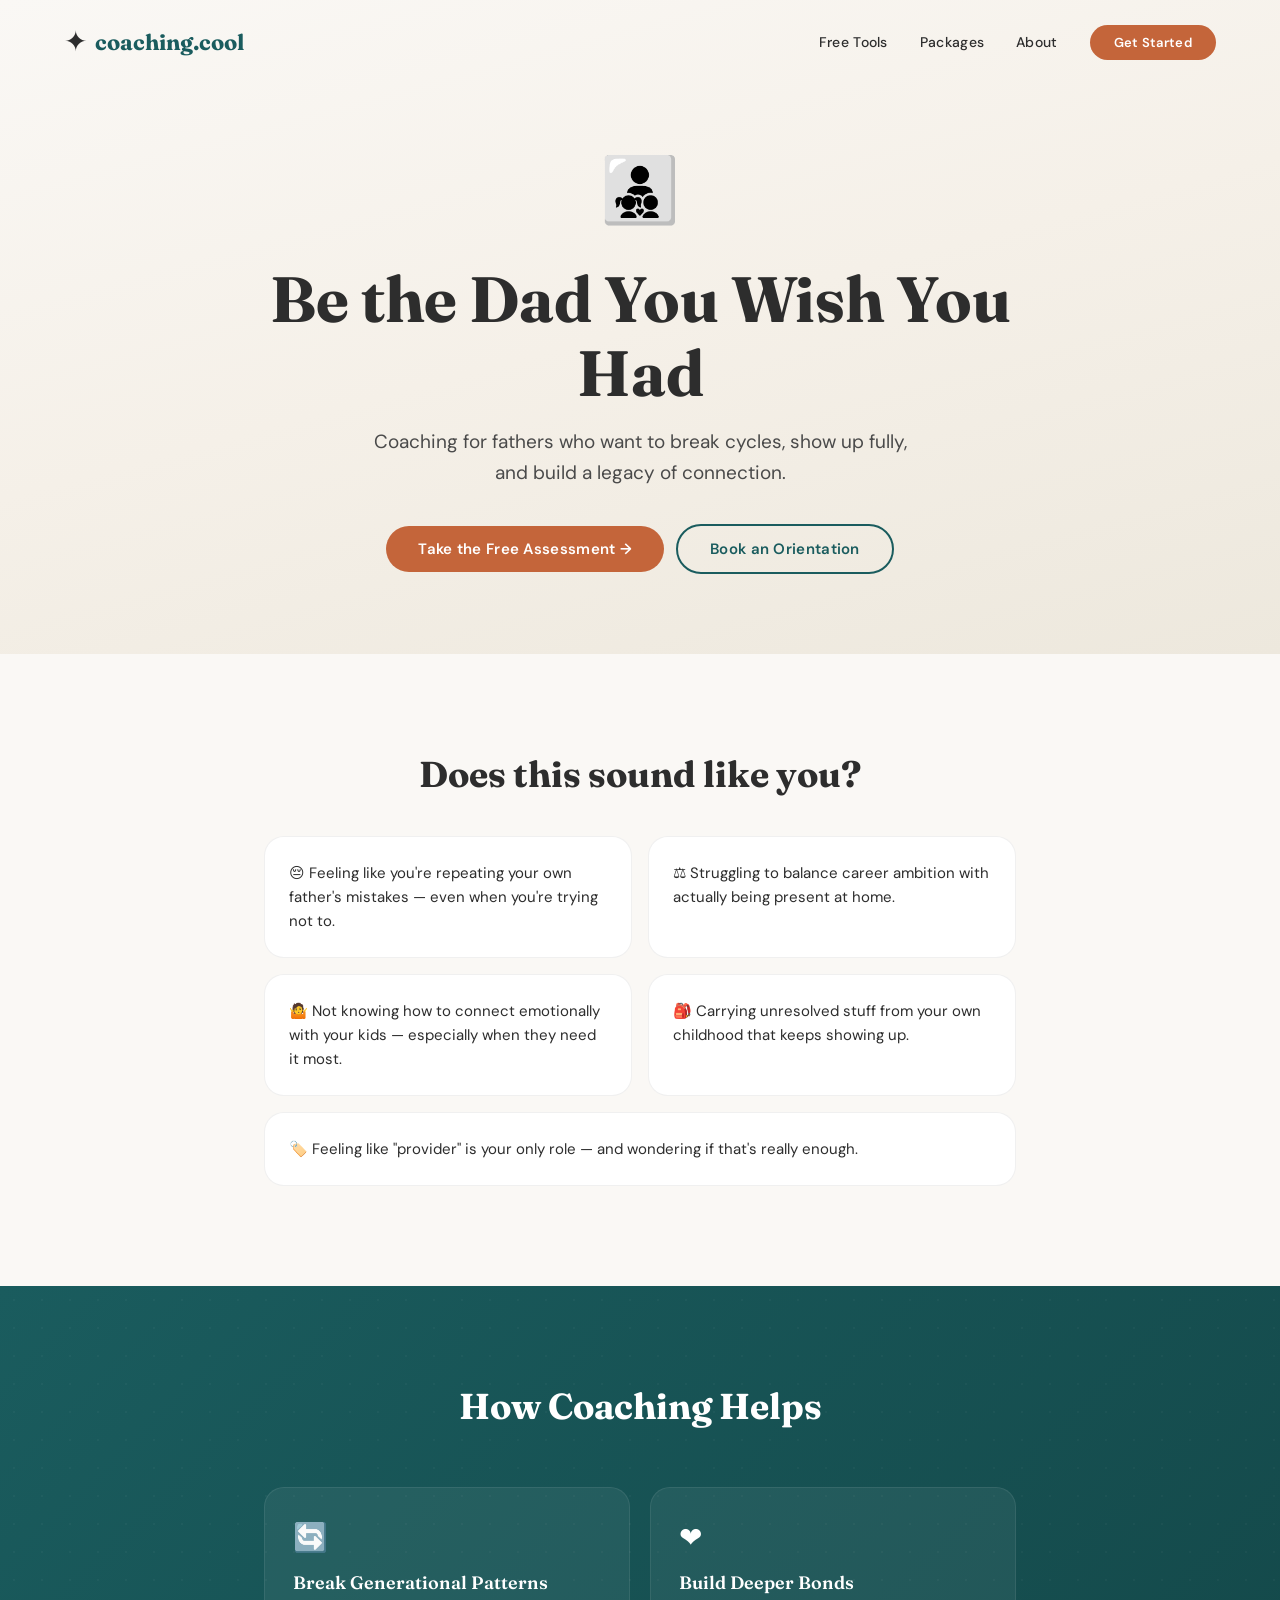
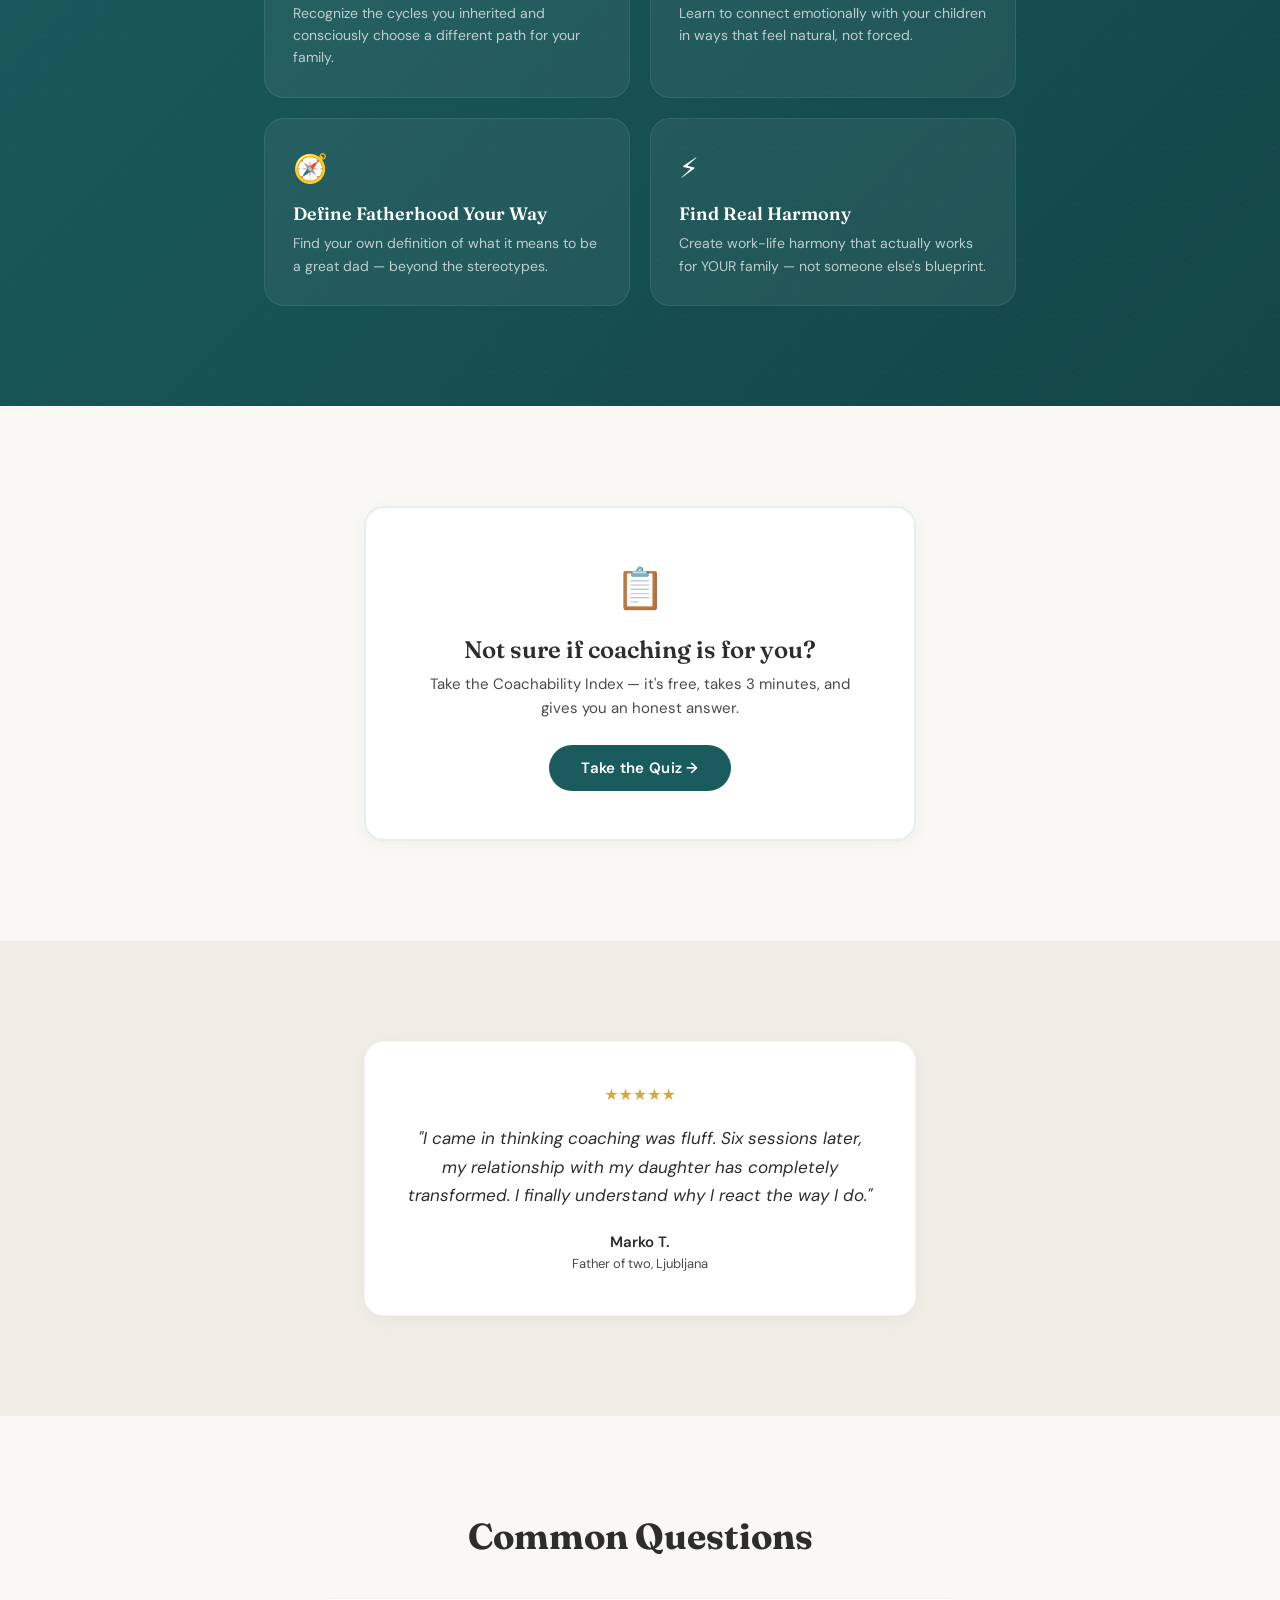
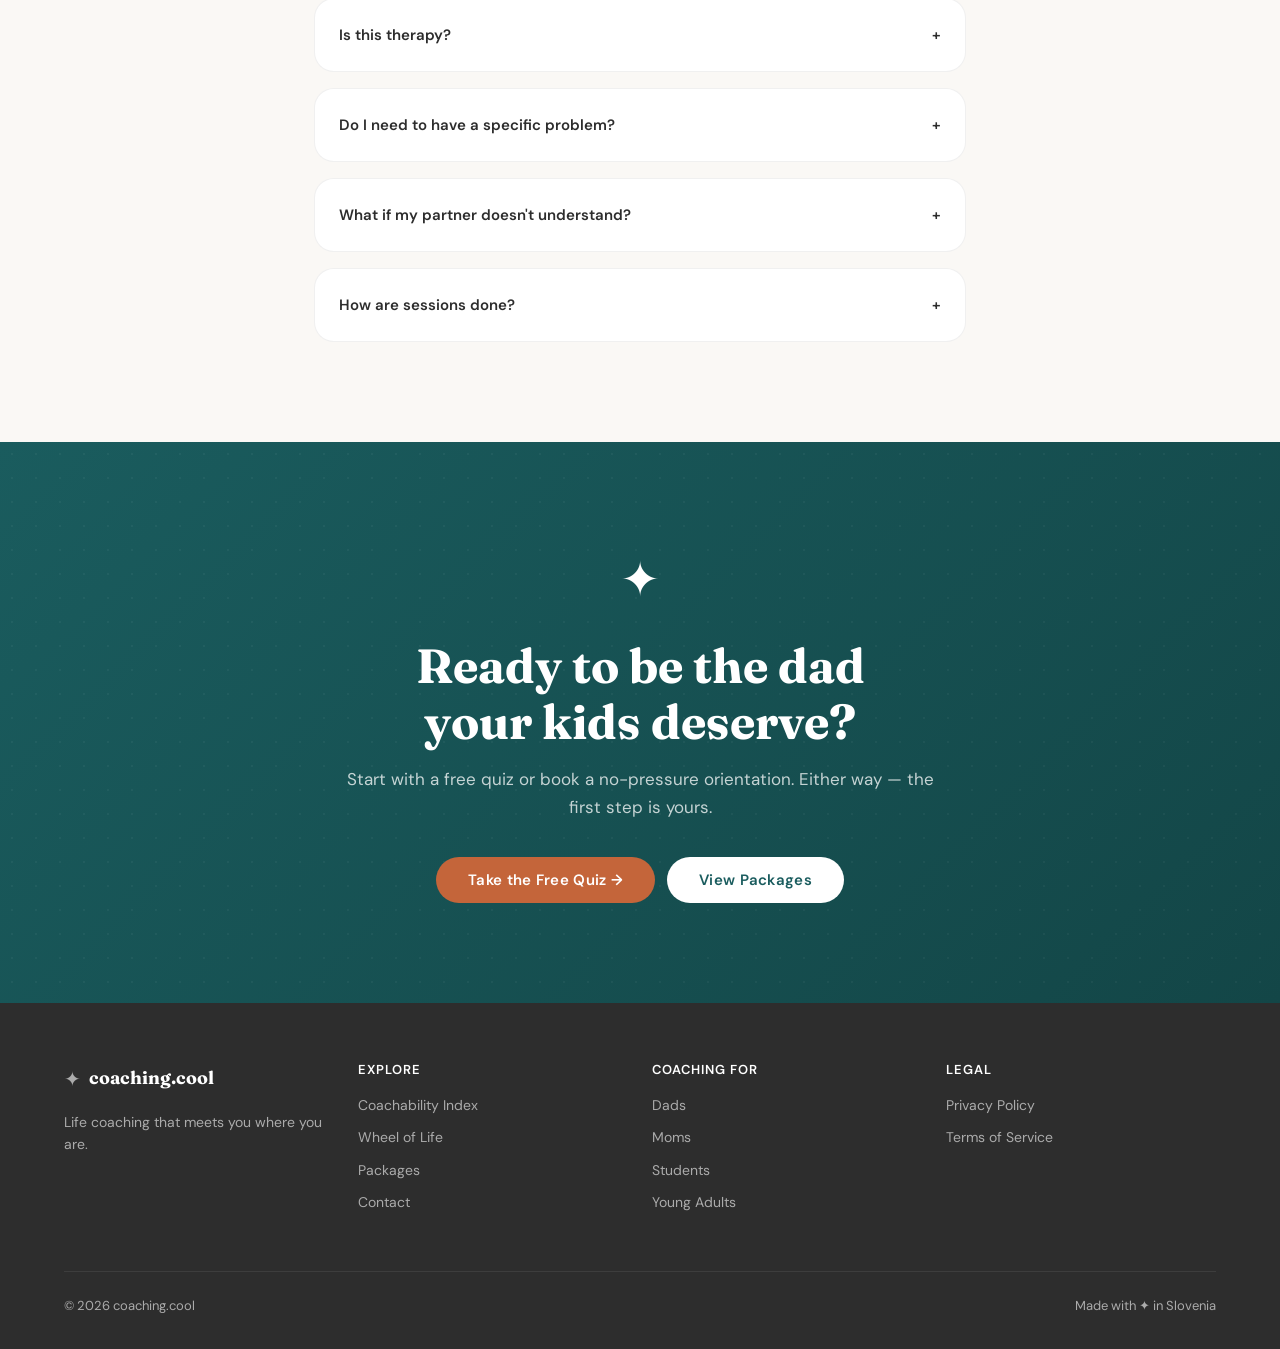
<file: coaching-dads.html>
<!DOCTYPE html>
<html lang="en">
<head>
  <meta charset="UTF-8">
  <meta name="viewport" content="width=device-width, initial-scale=1.0">
  <title>Coaching for Dads — Be the Dad You Wish You Had | coaching.cool</title>
  <meta name="description" content="Coaching for fathers who want to break cycles, show up fully, and build a legacy of connection. Free assessment tools and flexible packages.">
  <link rel="stylesheet" href="css/style.css">
</head>
<body>
<nav class="nav scrolled"><div class="nav-inner"><a href="/" class="nav-logo"><span class="nav-logo-icon">✦</span><span class="nav-logo-text">coaching.cool</span></a><div class="nav-links"><a href="/#tools" class="nav-link">Free Tools</a><a href="pricing.html" class="nav-link">Packages</a><a href="about.html" class="nav-link">About</a><a href="pricing.html" class="btn btn-coral btn-sm">Get Started</a></div><button class="nav-toggle" aria-label="Menu"><svg width="24" height="24" viewBox="0 0 24 24" fill="none" stroke="currentColor" stroke-width="2"><path d="M3 6h18"/><path d="M3 12h18"/><path d="M3 18h18"/></svg></button></div></nav>
<div class="nav-mobile"><button class="nav-mobile-close" aria-label="Close"><svg width="28" height="28" viewBox="0 0 24 24" fill="none" stroke="currentColor" stroke-width="2"><path d="M6 6l12 12M6 18L18 6"/></svg></button><a href="/#tools">Free Tools</a><a href="pricing.html">Packages</a><a href="about.html">About</a><a href="pricing.html" class="btn btn-coral">Get Started</a></div>

<!-- Hero -->
<section class="section hero-bg" style="padding-top:140px;padding-bottom:80px">
  <div class="container" style="max-width:800px">
    <div class="text-center fade-up">
      <span style="font-size:64px;display:block;margin-bottom:20px">👨‍👧‍👦</span>
      <h1 style="margin-bottom:16px">Be the Dad You Wish You Had</h1>
      <p class="text-muted" style="font-size:19px;max-width:560px;margin:0 auto 36px">Coaching for fathers who want to break cycles, show up fully, and build a legacy of connection.</p>
      <div class="flex flex-center flex-wrap gap-12">
        <a href="coachability-index.html" class="btn btn-coral">Take the Free Assessment →</a>
        <a href="" class="btn btn-outline" onclick="Calendly.initPopupWidget({url:'https://calendly.com/robert-zevnik/session-45-min'});return false;">Book an Orientation</a>
      </div>
    </div>
  </div>
</section>

<!-- Pain points -->
<section class="section section-cream">
  <div class="container" style="max-width:800px">
    <div class="fade-up">
      <h2 class="text-center mb-40" style="font-size:clamp(28px,4vw,36px)">Does this sound like you?</h2>
      <div class="grid grid-2" style="gap:16px">
        <div class="card card-flat" style="padding:24px;border:1px solid rgba(0,0,0,0.06)">
          <p style="font-size:15px;line-height:1.6">😔 Feeling like you're repeating your own father's mistakes — even when you're trying not to.</p>
        </div>
        <div class="card card-flat" style="padding:24px;border:1px solid rgba(0,0,0,0.06)">
          <p style="font-size:15px;line-height:1.6">⚖️ Struggling to balance career ambition with actually being present at home.</p>
        </div>
        <div class="card card-flat" style="padding:24px;border:1px solid rgba(0,0,0,0.06)">
          <p style="font-size:15px;line-height:1.6">🤷 Not knowing how to connect emotionally with your kids — especially when they need it most.</p>
        </div>
        <div class="card card-flat" style="padding:24px;border:1px solid rgba(0,0,0,0.06)">
          <p style="font-size:15px;line-height:1.6">🎒 Carrying unresolved stuff from your own childhood that keeps showing up.</p>
        </div>
        <div class="card card-flat" style="padding:24px;border:1px solid rgba(0,0,0,0.06);grid-column:1/-1">
          <p style="font-size:15px;line-height:1.6">🏷️ Feeling like "provider" is your only role — and wondering if that's really enough.</p>
        </div>
      </div>
    </div>
  </div>
</section>

<!-- How coaching helps -->
<section class="section section-teal" style="position:relative;overflow:hidden">
  <div style="position:absolute;inset:0;opacity:0.03;background-image:radial-gradient(circle,white 1px,transparent 1px);background-size:28px 28px"></div>
  <div class="container" style="max-width:800px;position:relative">
    <h2 class="text-center fade-up mb-60" style="color:white;font-size:clamp(28px,4vw,36px)">How Coaching Helps</h2>
    <div class="grid grid-2 fade-up" style="gap:20px">
      <div style="background:rgba(255,255,255,0.06);border-radius:20px;padding:28px;border:1px solid rgba(255,255,255,0.08)">
        <span style="font-size:28px;display:block;margin-bottom:12px">🔄</span>
        <h3 style="color:white;font-size:18px;margin-bottom:8px">Break Generational Patterns</h3>
        <p style="font-size:14px;color:rgba(255,255,255,0.7);line-height:1.6">Recognize the cycles you inherited and consciously choose a different path for your family.</p>
      </div>
      <div style="background:rgba(255,255,255,0.06);border-radius:20px;padding:28px;border:1px solid rgba(255,255,255,0.08)">
        <span style="font-size:28px;display:block;margin-bottom:12px">❤️</span>
        <h3 style="color:white;font-size:18px;margin-bottom:8px">Build Deeper Bonds</h3>
        <p style="font-size:14px;color:rgba(255,255,255,0.7);line-height:1.6">Learn to connect emotionally with your children in ways that feel natural, not forced.</p>
      </div>
      <div style="background:rgba(255,255,255,0.06);border-radius:20px;padding:28px;border:1px solid rgba(255,255,255,0.08)">
        <span style="font-size:28px;display:block;margin-bottom:12px">🧭</span>
        <h3 style="color:white;font-size:18px;margin-bottom:8px">Define Fatherhood Your Way</h3>
        <p style="font-size:14px;color:rgba(255,255,255,0.7);line-height:1.6">Find your own definition of what it means to be a great dad — beyond the stereotypes.</p>
      </div>
      <div style="background:rgba(255,255,255,0.06);border-radius:20px;padding:28px;border:1px solid rgba(255,255,255,0.08)">
        <span style="font-size:28px;display:block;margin-bottom:12px">⚡</span>
        <h3 style="color:white;font-size:18px;margin-bottom:8px">Find Real Harmony</h3>
        <p style="font-size:14px;color:rgba(255,255,255,0.7);line-height:1.6">Create work-life harmony that actually works for YOUR family — not someone else's blueprint.</p>
      </div>
    </div>
  </div>
</section>

<!-- Free tool CTA -->
<section class="section section-cream">
  <div class="container" style="max-width:600px">
    <div class="card fade-up text-center" style="padding:48px;border:2px solid rgba(26,92,94,0.1)">
      <span style="font-size:40px;display:block;margin-bottom:16px">📋</span>
      <h3 class="mb-8" style="font-size:24px">Not sure if coaching is for you?</h3>
      <p class="text-muted mb-24" style="font-size:15px">Take the Coachability Index — it's free, takes 3 minutes, and gives you an honest answer.</p>
      <a href="coachability-index.html" class="btn btn-teal">Take the Quiz →</a>
    </div>
  </div>
</section>

<!-- Testimonial -->
<section class="section section-cream-dark">
  <div class="container" style="max-width:600px">
    <div class="card fade-up text-center" style="padding:40px">
      <div class="stars mb-16" style="justify-content:center">★★★★★</div>
      <p style="font-size:17px;font-style:italic;line-height:1.7;margin-bottom:20px">"I came in thinking coaching was fluff. Six sessions later, my relationship with my daughter has completely transformed. I finally understand why I react the way I do."</p>
      <div style="font-weight:600;font-size:15px">Marko T.</div>
      <div class="text-muted" style="font-size:13px">Father of two, Ljubljana</div>
    </div>
  </div>
</section>

<!-- FAQ -->
<section class="section section-cream">
  <div class="container" style="max-width:700px">
    <h2 class="text-center fade-up mb-40" style="font-size:clamp(28px,4vw,36px)">Common Questions</h2>
    <div class="fade-up" style="display:flex;flex-direction:column;gap:16px">
      <details class="card card-flat" style="padding:24px;border:1px solid rgba(0,0,0,0.06);cursor:pointer">
        <summary style="font-weight:600;font-size:15px;list-style:none;display:flex;justify-content:space-between;align-items:center">Is this therapy? <span>+</span></summary>
        <p class="text-muted" style="margin-top:12px;font-size:14px;line-height:1.6">No. Coaching is forward-focused — we work on where you want to go, not diagnose where you've been. If therapy is more appropriate, I'll tell you honestly.</p>
      </details>
      <details class="card card-flat" style="padding:24px;border:1px solid rgba(0,0,0,0.06);cursor:pointer">
        <summary style="font-weight:600;font-size:15px;list-style:none;display:flex;justify-content:space-between;align-items:center">Do I need to have a specific problem? <span>+</span></summary>
        <p class="text-muted" style="margin-top:12px;font-size:14px;line-height:1.6">Not at all. Many dads come in simply wanting to be more intentional. You don't need a crisis to benefit from coaching.</p>
      </details>
      <details class="card card-flat" style="padding:24px;border:1px solid rgba(0,0,0,0.06);cursor:pointer">
        <summary style="font-weight:600;font-size:15px;list-style:none;display:flex;justify-content:space-between;align-items:center">What if my partner doesn't understand? <span>+</span></summary>
        <p class="text-muted" style="margin-top:12px;font-size:14px;line-height:1.6">That's more common than you'd think. Coaching is for YOU — and the ripple effects on your relationships tend to speak for themselves.</p>
      </details>
      <details class="card card-flat" style="padding:24px;border:1px solid rgba(0,0,0,0.06);cursor:pointer">
        <summary style="font-weight:600;font-size:15px;list-style:none;display:flex;justify-content:space-between;align-items:center">How are sessions done? <span>+</span></summary>
        <p class="text-muted" style="margin-top:12px;font-size:14px;line-height:1.6">All sessions are via Zoom video call. 60 minutes each. Flexible scheduling that works around your life.</p>
      </details>
    </div>
  </div>
</section>

<!-- Final CTA -->
<section class="section section-teal" style="text-align:center;position:relative;overflow:hidden">
  <div style="position:absolute;inset:0;opacity:0.04;background-image:radial-gradient(circle,white 1px,transparent 1px);background-size:24px 24px"></div>
  <div class="container-narrow" style="position:relative">
    <div class="fade-up">
      <span style="font-size:48px;display:block;margin-bottom:20px">✦</span>
      <h2 style="color:white;margin-bottom:16px">Ready to be the dad<br>your kids deserve?</h2>
      <p style="font-size:17px;color:rgba(255,255,255,0.75);margin-bottom:36px">Start with a free quiz or book a no-pressure orientation. Either way — the first step is yours.</p>
      <div class="flex flex-center flex-wrap gap-12">
        <a href="coachability-index.html" class="btn btn-coral">Take the Free Quiz →</a>
        <a href="pricing.html" class="btn btn-white">View Packages</a>
      </div>
    </div>
  </div>
</section>

<footer class="footer"><div class="container"><div class="grid grid-4"><div><div class="flex" style="align-items:center;gap:8px;margin-bottom:16px"><span style="font-size:20px">✦</span><span style="font-family:var(--font-display);font-size:18px;font-weight:700;color:white">coaching.cool</span></div><p style="font-size:14px;line-height:1.6">Life coaching that meets you where you are.</p></div><div><h4>EXPLORE</h4><a href="coachability-index.html">Coachability Index</a><a href="wheel-of-life.html">Wheel of Life</a><a href="pricing.html">Packages</a><a href="contact.html">Contact</a></div><div><h4>COACHING FOR</h4><a href="coaching-dads.html">Dads</a><a href="coaching-moms.html">Moms</a><a href="coaching-students.html">Students</a><a href="coaching-youngsters.html">Young Adults</a></div><div><h4>LEGAL</h4><a href="privacy.html">Privacy Policy</a><a href="terms.html">Terms of Service</a></div></div><div class="footer-bottom"><span>© 2026 coaching.cool</span><span>Made with ✦ in Slovenia</span></div></div></footer>
<link href="https://assets.calendly.com/assets/external/widget.css" rel="stylesheet">
<script src="https://assets.calendly.com/assets/external/widget.js" async></script>
<script src="js/main.js"></script>
</body>
</html>
</file>
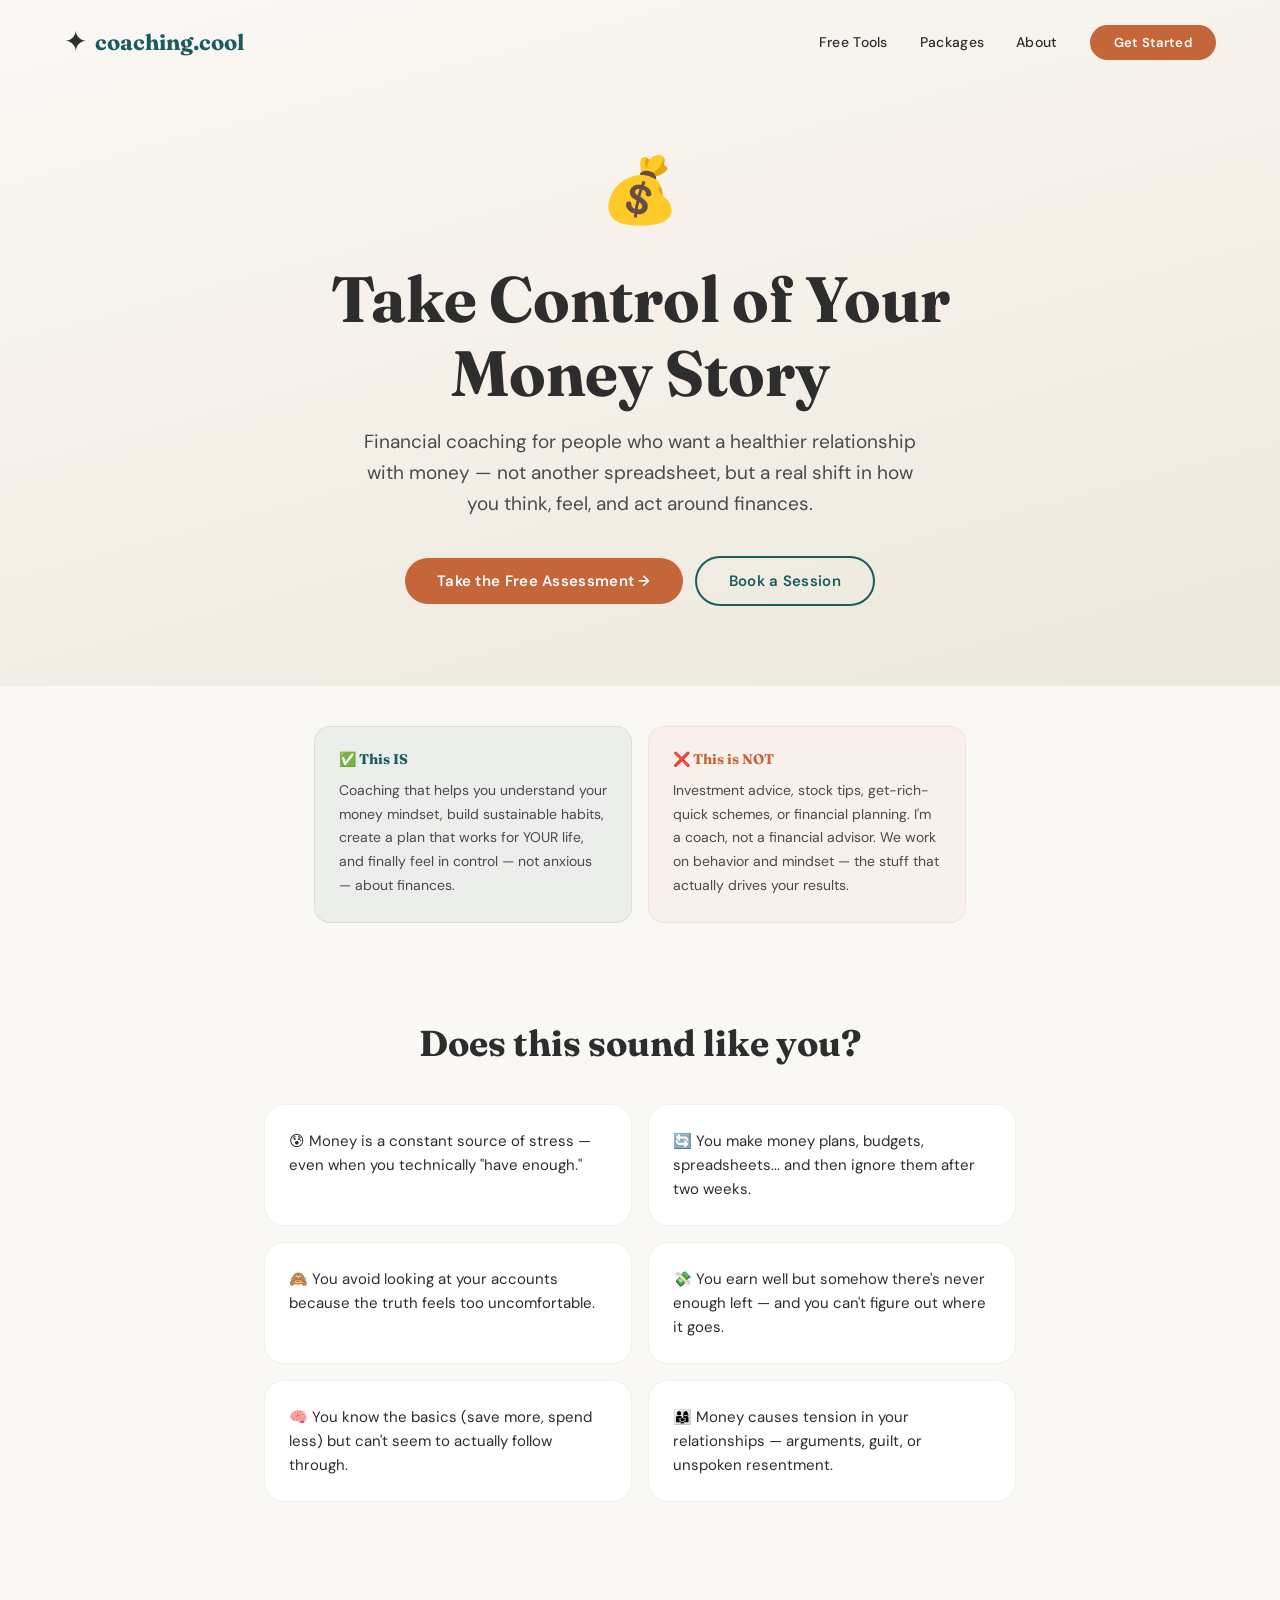
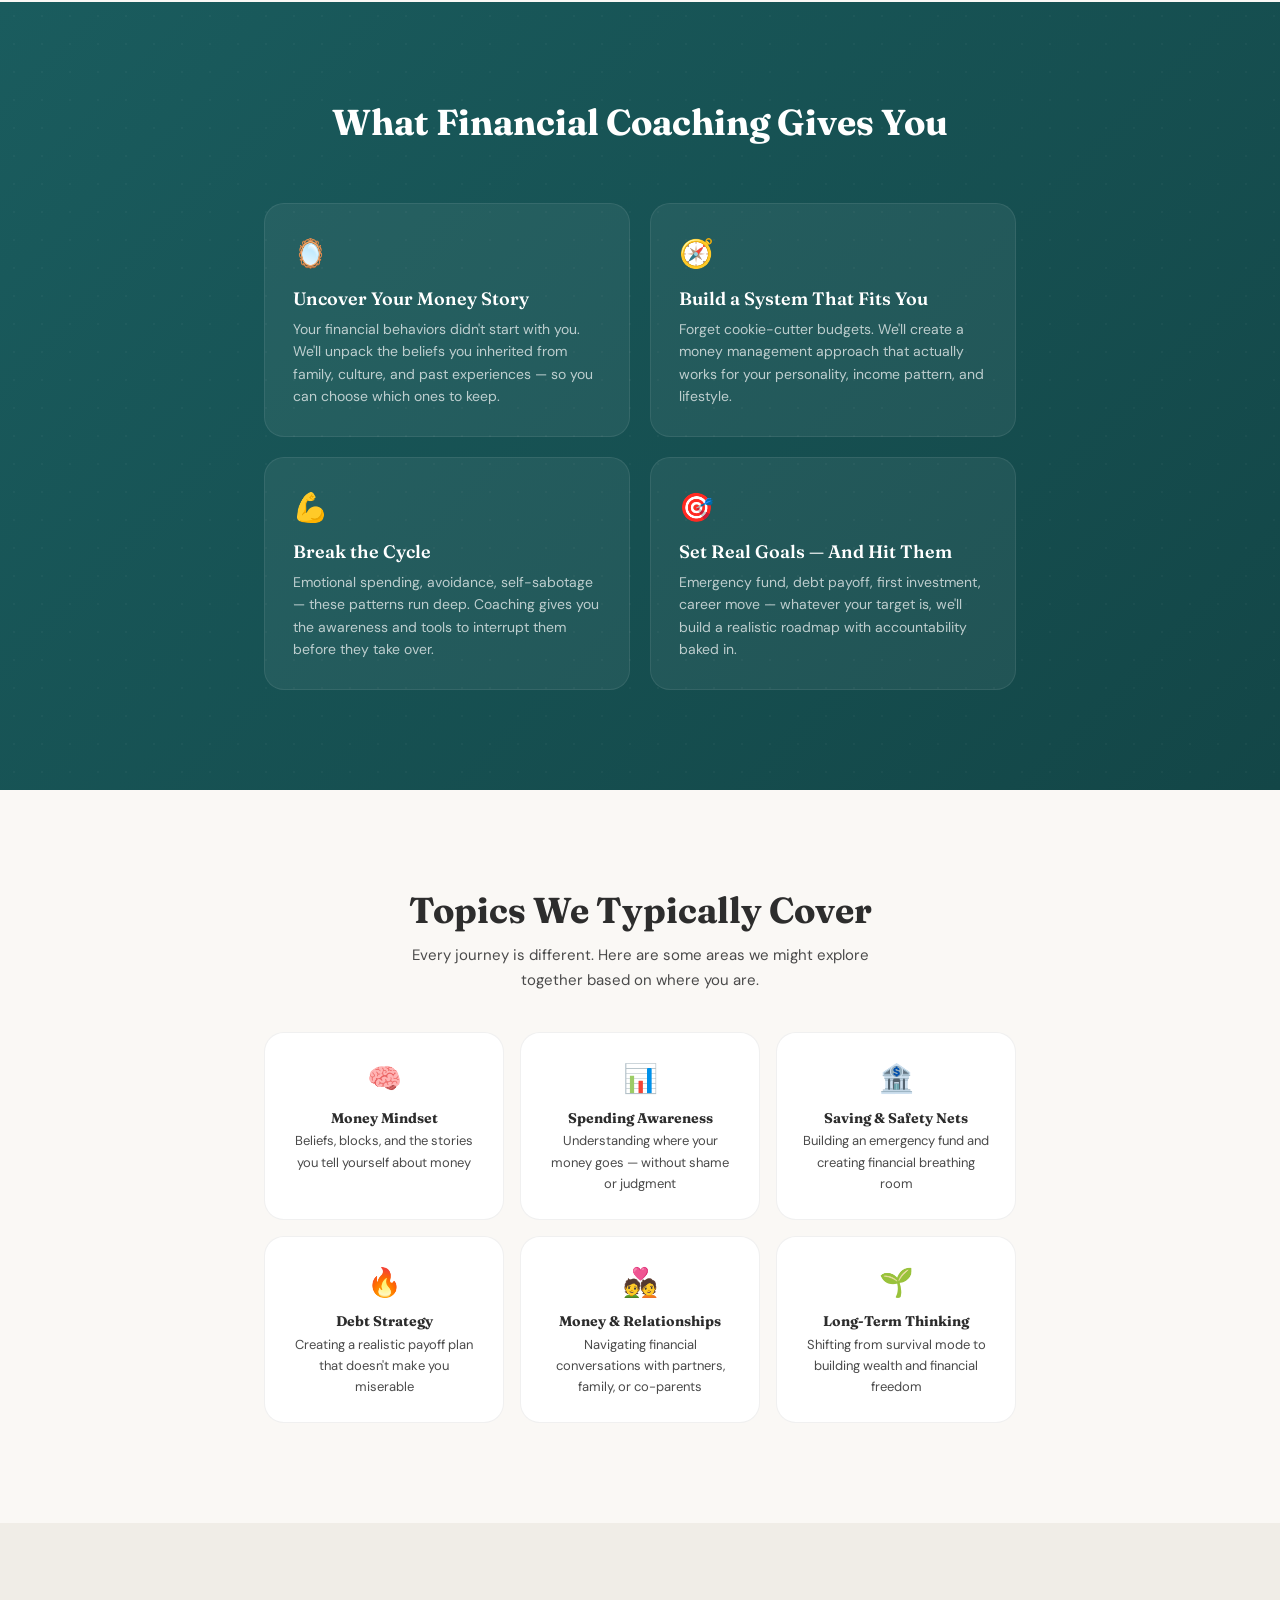
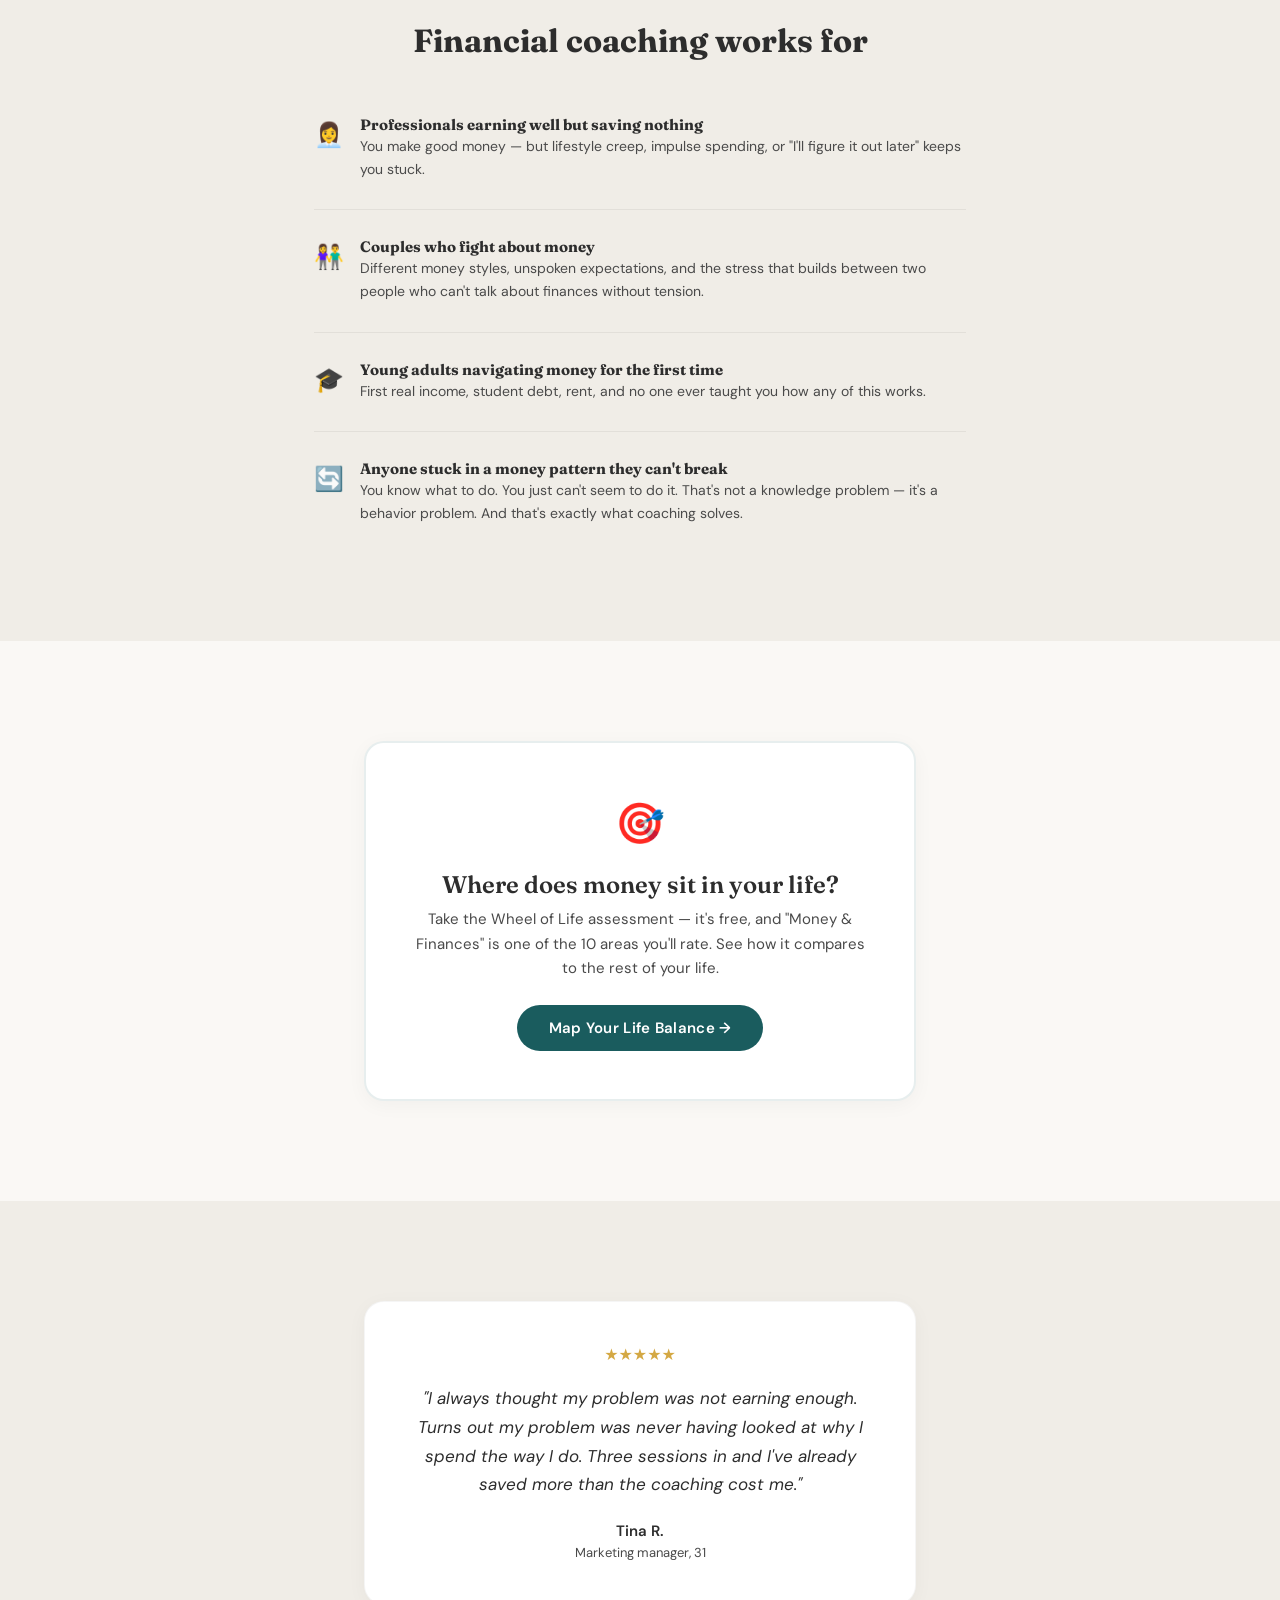
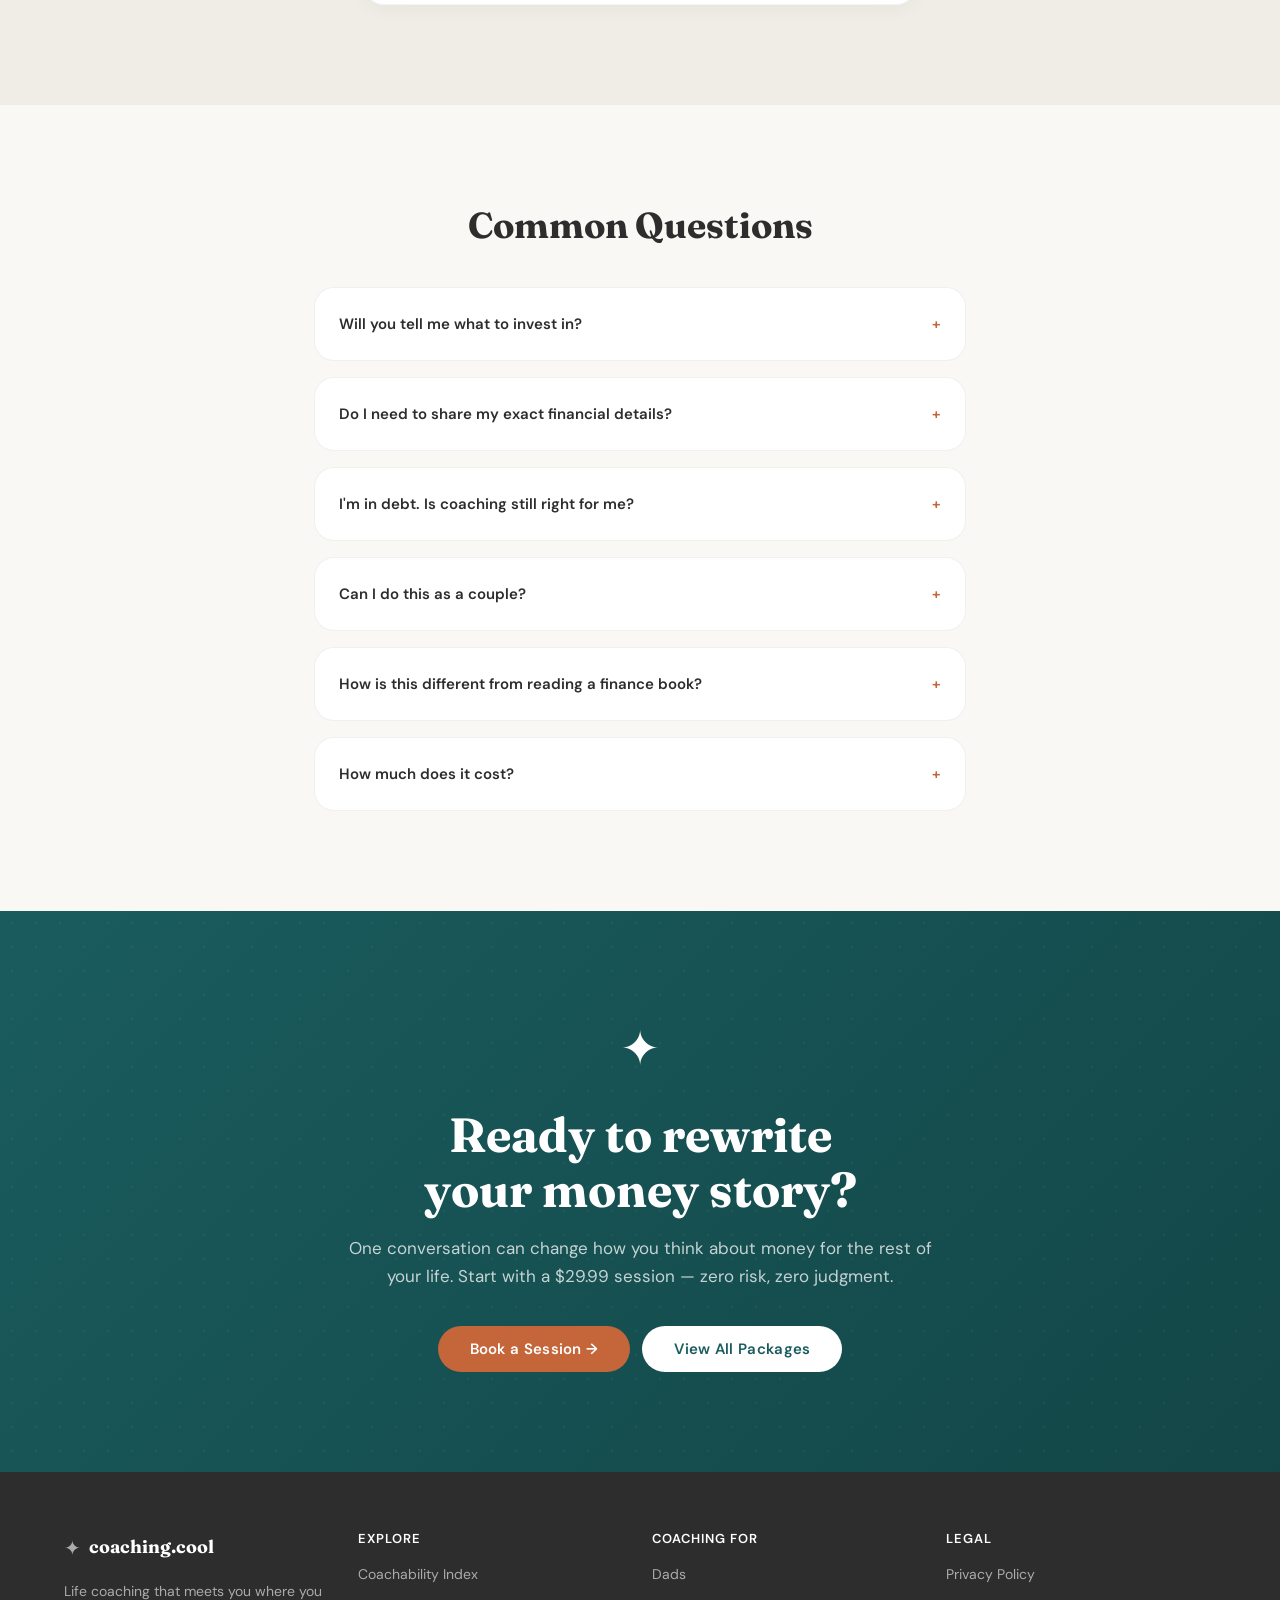
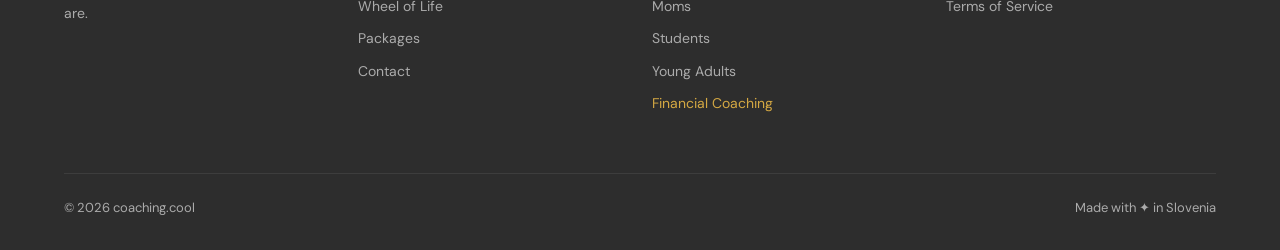
<file: coaching-finance.html>
<!DOCTYPE html>
<html lang="en">
<head>
  <meta charset="UTF-8">
  <meta name="viewport" content="width=device-width, initial-scale=1.0">
  <title>Financial Coaching — Take Control of Your Money Story | coaching.cool</title>
  <meta name="description" content="Financial coaching for people who want a healthy relationship with money. Not investment tips — real mindset shifts, practical habits, and a plan that fits your life.">
  <link rel="stylesheet" href="css/style.css">
  <link href="https://assets.calendly.com/assets/external/widget.css" rel="stylesheet">
</head>
<body>
<nav class="nav scrolled"><div class="nav-inner"><a href="/" class="nav-logo"><span class="nav-logo-icon">✦</span><span class="nav-logo-text">coaching.cool</span></a><div class="nav-links"><a href="/#tools" class="nav-link">Free Tools</a><a href="pricing.html" class="nav-link">Packages</a><a href="about.html" class="nav-link">About</a><a href="pricing.html" class="btn btn-coral btn-sm">Get Started</a></div><button class="nav-toggle" aria-label="Menu"><svg width="24" height="24" viewBox="0 0 24 24" fill="none" stroke="currentColor" stroke-width="2"><path d="M3 6h18"/><path d="M3 12h18"/><path d="M3 18h18"/></svg></button></div></nav>
<div class="nav-mobile"><button class="nav-mobile-close" aria-label="Close"><svg width="28" height="28" viewBox="0 0 24 24" fill="none" stroke="currentColor" stroke-width="2"><path d="M6 6l12 12M6 18L18 6"/></svg></button><a href="/#tools">Free Tools</a><a href="pricing.html">Packages</a><a href="about.html">About</a><a href="pricing.html" class="btn btn-coral">Get Started</a></div>

<!-- Hero -->
<section class="section hero-bg" style="padding-top:140px;padding-bottom:80px">
  <div class="container" style="max-width:800px">
    <div class="text-center fade-up">
      <span style="font-size:64px;display:block;margin-bottom:20px">💰</span>
      <h1 style="margin-bottom:16px">Take Control of Your<br>Money Story</h1>
      <p class="text-muted" style="font-size:19px;max-width:580px;margin:0 auto 36px">Financial coaching for people who want a healthier relationship with money — not another spreadsheet, but a real shift in how you think, feel, and act around finances.</p>
      <div class="flex flex-center flex-wrap gap-12">
        <a href="coachability-index.html" class="btn btn-coral">Take the Free Assessment →</a>
        <a href="" class="btn btn-outline" onclick="Calendly.initPopupWidget({url:'https://calendly.com/robert-zevnik/session-45-min'});return false;">Book a Session</a>
      </div>
    </div>
  </div>
</section>

<!-- What this is / isn't -->
<section class="section-sm" style="padding:40px 0 0">
  <div class="container" style="max-width:700px">
    <div class="fade-up" style="display:grid;grid-template-columns:1fr 1fr;gap:16px">
      <div style="background:rgba(26,92,94,0.06);border-radius:16px;padding:24px;border:1px solid rgba(26,92,94,0.1)">
        <h4 style="font-size:14px;color:var(--teal);margin-bottom:12px">✅ This IS</h4>
        <p style="font-size:14px;line-height:1.7;color:var(--charcoal-light)">Coaching that helps you understand your money mindset, build sustainable habits, create a plan that works for YOUR life, and finally feel in control — not anxious — about finances.</p>
      </div>
      <div style="background:rgba(196,101,58,0.05);border-radius:16px;padding:24px;border:1px solid rgba(196,101,58,0.1)">
        <h4 style="font-size:14px;color:var(--coral);margin-bottom:12px">❌ This is NOT</h4>
        <p style="font-size:14px;line-height:1.7;color:var(--charcoal-light)">Investment advice, stock tips, get-rich-quick schemes, or financial planning. I'm a coach, not a financial advisor. We work on behavior and mindset — the stuff that actually drives your results.</p>
      </div>
    </div>
  </div>
</section>

<!-- Pain points -->
<section class="section section-cream">
  <div class="container" style="max-width:800px">
    <div class="fade-up">
      <h2 class="text-center mb-40" style="font-size:clamp(28px,4vw,36px)">Does this sound like you?</h2>
      <div class="grid grid-2" style="gap:16px">
        <div class="card card-flat" style="padding:24px;border:1px solid rgba(0,0,0,0.06)">
          <p style="font-size:15px;line-height:1.6">😰 Money is a constant source of stress — even when you technically "have enough."</p>
        </div>
        <div class="card card-flat" style="padding:24px;border:1px solid rgba(0,0,0,0.06)">
          <p style="font-size:15px;line-height:1.6">🔄 You make money plans, budgets, spreadsheets... and then ignore them after two weeks.</p>
        </div>
        <div class="card card-flat" style="padding:24px;border:1px solid rgba(0,0,0,0.06)">
          <p style="font-size:15px;line-height:1.6">🙈 You avoid looking at your accounts because the truth feels too uncomfortable.</p>
        </div>
        <div class="card card-flat" style="padding:24px;border:1px solid rgba(0,0,0,0.06)">
          <p style="font-size:15px;line-height:1.6">💸 You earn well but somehow there's never enough left — and you can't figure out where it goes.</p>
        </div>
        <div class="card card-flat" style="padding:24px;border:1px solid rgba(0,0,0,0.06)">
          <p style="font-size:15px;line-height:1.6">🧠 You know the basics (save more, spend less) but can't seem to actually follow through.</p>
        </div>
        <div class="card card-flat" style="padding:24px;border:1px solid rgba(0,0,0,0.06)">
          <p style="font-size:15px;line-height:1.6">👨‍👩‍👧 Money causes tension in your relationships — arguments, guilt, or unspoken resentment.</p>
        </div>
      </div>
    </div>
  </div>
</section>

<!-- How coaching helps -->
<section class="section section-teal" style="position:relative;overflow:hidden">
  <div style="position:absolute;inset:0;opacity:0.03;background-image:radial-gradient(circle,white 1px,transparent 1px);background-size:28px 28px"></div>
  <div class="container" style="max-width:800px;position:relative">
    <h2 class="text-center fade-up mb-60" style="color:white;font-size:clamp(28px,4vw,36px)">What Financial Coaching Gives You</h2>
    <div class="grid grid-2 fade-up" style="gap:20px">
      <div style="background:rgba(255,255,255,0.06);border-radius:20px;padding:28px;border:1px solid rgba(255,255,255,0.08)">
        <span style="font-size:28px;display:block;margin-bottom:12px">🪞</span>
        <h3 style="color:white;font-size:18px;margin-bottom:8px">Uncover Your Money Story</h3>
        <p style="font-size:14px;color:rgba(255,255,255,0.7);line-height:1.6">Your financial behaviors didn't start with you. We'll unpack the beliefs you inherited from family, culture, and past experiences — so you can choose which ones to keep.</p>
      </div>
      <div style="background:rgba(255,255,255,0.06);border-radius:20px;padding:28px;border:1px solid rgba(255,255,255,0.08)">
        <span style="font-size:28px;display:block;margin-bottom:12px">🧭</span>
        <h3 style="color:white;font-size:18px;margin-bottom:8px">Build a System That Fits You</h3>
        <p style="font-size:14px;color:rgba(255,255,255,0.7);line-height:1.6">Forget cookie-cutter budgets. We'll create a money management approach that actually works for your personality, income pattern, and lifestyle.</p>
      </div>
      <div style="background:rgba(255,255,255,0.06);border-radius:20px;padding:28px;border:1px solid rgba(255,255,255,0.08)">
        <span style="font-size:28px;display:block;margin-bottom:12px">💪</span>
        <h3 style="color:white;font-size:18px;margin-bottom:8px">Break the Cycle</h3>
        <p style="font-size:14px;color:rgba(255,255,255,0.7);line-height:1.6">Emotional spending, avoidance, self-sabotage — these patterns run deep. Coaching gives you the awareness and tools to interrupt them before they take over.</p>
      </div>
      <div style="background:rgba(255,255,255,0.06);border-radius:20px;padding:28px;border:1px solid rgba(255,255,255,0.08)">
        <span style="font-size:28px;display:block;margin-bottom:12px">🎯</span>
        <h3 style="color:white;font-size:18px;margin-bottom:8px">Set Real Goals — And Hit Them</h3>
        <p style="font-size:14px;color:rgba(255,255,255,0.7);line-height:1.6">Emergency fund, debt payoff, first investment, career move — whatever your target is, we'll build a realistic roadmap with accountability baked in.</p>
      </div>
    </div>
  </div>
</section>

<!-- What we work on -->
<section class="section section-cream">
  <div class="container" style="max-width:800px">
    <div class="text-center fade-up mb-40">
      <h2 style="font-size:clamp(28px,4vw,36px);margin-bottom:12px">Topics We Typically Cover</h2>
      <p class="text-muted" style="font-size:15px;max-width:480px;margin:0 auto">Every journey is different. Here are some areas we might explore together based on where you are.</p>
    </div>
    <div class="grid grid-3 fade-up" style="gap:16px">
      <div class="card card-flat text-center" style="padding:24px;border:1px solid rgba(0,0,0,0.06)">
        <span style="font-size:28px;display:block;margin-bottom:8px">🧠</span>
        <h4 style="font-size:14px;margin-bottom:4px">Money Mindset</h4>
        <p class="text-muted" style="font-size:13px">Beliefs, blocks, and the stories you tell yourself about money</p>
      </div>
      <div class="card card-flat text-center" style="padding:24px;border:1px solid rgba(0,0,0,0.06)">
        <span style="font-size:28px;display:block;margin-bottom:8px">📊</span>
        <h4 style="font-size:14px;margin-bottom:4px">Spending Awareness</h4>
        <p class="text-muted" style="font-size:13px">Understanding where your money goes — without shame or judgment</p>
      </div>
      <div class="card card-flat text-center" style="padding:24px;border:1px solid rgba(0,0,0,0.06)">
        <span style="font-size:28px;display:block;margin-bottom:8px">🏦</span>
        <h4 style="font-size:14px;margin-bottom:4px">Saving & Safety Nets</h4>
        <p class="text-muted" style="font-size:13px">Building an emergency fund and creating financial breathing room</p>
      </div>
      <div class="card card-flat text-center" style="padding:24px;border:1px solid rgba(0,0,0,0.06)">
        <span style="font-size:28px;display:block;margin-bottom:8px">🔥</span>
        <h4 style="font-size:14px;margin-bottom:4px">Debt Strategy</h4>
        <p class="text-muted" style="font-size:13px">Creating a realistic payoff plan that doesn't make you miserable</p>
      </div>
      <div class="card card-flat text-center" style="padding:24px;border:1px solid rgba(0,0,0,0.06)">
        <span style="font-size:28px;display:block;margin-bottom:8px">💑</span>
        <h4 style="font-size:14px;margin-bottom:4px">Money & Relationships</h4>
        <p class="text-muted" style="font-size:13px">Navigating financial conversations with partners, family, or co-parents</p>
      </div>
      <div class="card card-flat text-center" style="padding:24px;border:1px solid rgba(0,0,0,0.06)">
        <span style="font-size:28px;display:block;margin-bottom:8px">🌱</span>
        <h4 style="font-size:14px;margin-bottom:4px">Long-Term Thinking</h4>
        <p class="text-muted" style="font-size:13px">Shifting from survival mode to building wealth and financial freedom</p>
      </div>
    </div>
  </div>
</section>

<!-- Who it's for -->
<section class="section section-cream-dark">
  <div class="container" style="max-width:700px">
    <h2 class="text-center fade-up mb-40" style="font-size:clamp(24px,3.5vw,32px)">Financial coaching works for</h2>
    <div class="fade-up" style="display:flex;flex-direction:column;gap:12px">
      <div style="display:flex;align-items:flex-start;gap:16px;padding:16px 0">
        <span style="font-size:24px;flex-shrink:0">👩‍💼</span>
        <div>
          <h4 style="font-size:15px;margin-bottom:2px">Professionals earning well but saving nothing</h4>
          <p class="text-muted" style="font-size:14px">You make good money — but lifestyle creep, impulse spending, or "I'll figure it out later" keeps you stuck.</p>
        </div>
      </div>
      <div style="height:1px;background:rgba(0,0,0,0.06)"></div>
      <div style="display:flex;align-items:flex-start;gap:16px;padding:16px 0">
        <span style="font-size:24px;flex-shrink:0">👫</span>
        <div>
          <h4 style="font-size:15px;margin-bottom:2px">Couples who fight about money</h4>
          <p class="text-muted" style="font-size:14px">Different money styles, unspoken expectations, and the stress that builds between two people who can't talk about finances without tension.</p>
        </div>
      </div>
      <div style="height:1px;background:rgba(0,0,0,0.06)"></div>
      <div style="display:flex;align-items:flex-start;gap:16px;padding:16px 0">
        <span style="font-size:24px;flex-shrink:0">🎓</span>
        <div>
          <h4 style="font-size:15px;margin-bottom:2px">Young adults navigating money for the first time</h4>
          <p class="text-muted" style="font-size:14px">First real income, student debt, rent, and no one ever taught you how any of this works.</p>
        </div>
      </div>
      <div style="height:1px;background:rgba(0,0,0,0.06)"></div>
      <div style="display:flex;align-items:flex-start;gap:16px;padding:16px 0">
        <span style="font-size:24px;flex-shrink:0">🔄</span>
        <div>
          <h4 style="font-size:15px;margin-bottom:2px">Anyone stuck in a money pattern they can't break</h4>
          <p class="text-muted" style="font-size:14px">You know what to do. You just can't seem to do it. That's not a knowledge problem — it's a behavior problem. And that's exactly what coaching solves.</p>
        </div>
      </div>
    </div>
  </div>
</section>

<!-- Free tool CTA -->
<section class="section section-cream">
  <div class="container" style="max-width:600px">
    <div class="card fade-up text-center" style="padding:48px;border:2px solid rgba(26,92,94,0.1)">
      <span style="font-size:40px;display:block;margin-bottom:16px">🎯</span>
      <h3 class="mb-8" style="font-size:24px">Where does money sit in your life?</h3>
      <p class="text-muted mb-24" style="font-size:15px">Take the Wheel of Life assessment — it's free, and "Money & Finances" is one of the 10 areas you'll rate. See how it compares to the rest of your life.</p>
      <a href="wheel-of-life.html" class="btn btn-teal">Map Your Life Balance →</a>
    </div>
  </div>
</section>

<!-- Testimonial -->
<section class="section section-cream-dark">
  <div class="container" style="max-width:600px">
    <div class="card fade-up text-center" style="padding:40px">
      <div class="stars mb-16" style="justify-content:center">★★★★★</div>
      <p style="font-size:17px;font-style:italic;line-height:1.7;margin-bottom:20px">"I always thought my problem was not earning enough. Turns out my problem was never having looked at why I spend the way I do. Three sessions in and I've already saved more than the coaching cost me."</p>
      <div style="font-weight:600;font-size:15px">Tina R.</div>
      <div class="text-muted" style="font-size:13px">Marketing manager, 31</div>
    </div>
  </div>
</section>

<!-- FAQ -->
<section class="section section-cream">
  <div class="container" style="max-width:700px">
    <h2 class="text-center fade-up mb-40" style="font-size:clamp(28px,4vw,36px)">Common Questions</h2>
    <div class="fade-up" style="display:flex;flex-direction:column;gap:16px">
      <details class="card card-flat" style="padding:24px;border:1px solid rgba(0,0,0,0.06);cursor:pointer">
        <summary style="font-weight:600;font-size:15px;list-style:none;display:flex;justify-content:space-between;align-items:center">Will you tell me what to invest in? <span style="color:var(--coral)">+</span></summary>
        <p class="text-muted" style="margin-top:12px;font-size:14px;line-height:1.6">No. I'm not a licensed financial advisor and I won't give investment advice. What I will do is help you build the habits, clarity, and confidence to make your own informed decisions — or to work with a financial advisor more effectively.</p>
      </details>
      <details class="card card-flat" style="padding:24px;border:1px solid rgba(0,0,0,0.06);cursor:pointer">
        <summary style="font-weight:600;font-size:15px;list-style:none;display:flex;justify-content:space-between;align-items:center">Do I need to share my exact financial details? <span style="color:var(--coral)">+</span></summary>
        <p class="text-muted" style="margin-top:12px;font-size:14px;line-height:1.6">Only what you're comfortable sharing. Some clients share numbers openly because it helps, others work in broad strokes. There's no spreadsheet audit — this is about your relationship with money, not your bank balance.</p>
      </details>
      <details class="card card-flat" style="padding:24px;border:1px solid rgba(0,0,0,0.06);cursor:pointer">
        <summary style="font-weight:600;font-size:15px;list-style:none;display:flex;justify-content:space-between;align-items:center">I'm in debt. Is coaching still right for me? <span style="color:var(--coral)">+</span></summary>
        <p class="text-muted" style="margin-top:12px;font-size:14px;line-height:1.6">Absolutely. Many clients come with debt. Coaching helps you create a realistic strategy AND deal with the shame and avoidance that often keeps people stuck in the debt cycle.</p>
      </details>
      <details class="card card-flat" style="padding:24px;border:1px solid rgba(0,0,0,0.06);cursor:pointer">
        <summary style="font-weight:600;font-size:15px;list-style:none;display:flex;justify-content:space-between;align-items:center">Can I do this as a couple? <span style="color:var(--coral)">+</span></summary>
        <p class="text-muted" style="margin-top:12px;font-size:14px;line-height:1.6">Yes! Money conversations between partners can be transformative when there's a neutral third person in the room. Couples sessions follow the same pricing — you both join the same call.</p>
      </details>
      <details class="card card-flat" style="padding:24px;border:1px solid rgba(0,0,0,0.06);cursor:pointer">
        <summary style="font-weight:600;font-size:15px;list-style:none;display:flex;justify-content:space-between;align-items:center">How is this different from reading a finance book? <span style="color:var(--coral)">+</span></summary>
        <p class="text-muted" style="margin-top:12px;font-size:14px;line-height:1.6">Books give you information. Coaching gives you transformation. The gap between knowing what to do and actually doing it is where most people get stuck. That gap is exactly where coaching lives.</p>
      </details>
      <details class="card card-flat" style="padding:24px;border:1px solid rgba(0,0,0,0.06);cursor:pointer">
        <summary style="font-weight:600;font-size:15px;list-style:none;display:flex;justify-content:space-between;align-items:center">How much does it cost? <span style="color:var(--coral)">+</span></summary>
        <p class="text-muted" style="margin-top:12px;font-size:14px;line-height:1.6">First session is $29.99 — no commitment. After that, monthly plans start at $199/mo for 2 sessions. <a href="pricing.html" style="color:var(--teal);font-weight:600">See all pricing →</a></p>
      </details>
    </div>
  </div>
</section>

<!-- Final CTA -->
<section class="section section-teal" style="text-align:center;position:relative;overflow:hidden">
  <div style="position:absolute;inset:0;opacity:0.04;background-image:radial-gradient(circle,white 1px,transparent 1px);background-size:24px 24px"></div>
  <div class="container-narrow" style="position:relative">
    <div class="fade-up">
      <span style="font-size:48px;display:block;margin-bottom:20px">✦</span>
      <h2 style="color:white;margin-bottom:16px">Ready to rewrite<br>your money story?</h2>
      <p style="font-size:17px;color:rgba(255,255,255,0.75);margin-bottom:36px">One conversation can change how you think about money for the rest of your life. Start with a $29.99 session — zero risk, zero judgment.</p>
      <div class="flex flex-center flex-wrap gap-12">
        <a href="" class="btn btn-coral" onclick="Calendly.initPopupWidget({url:'https://calendly.com/robert-zevnik/session-45-min'});return false;">Book a Session →</a>
        <a href="pricing.html" class="btn btn-white">View All Packages</a>
      </div>
    </div>
  </div>
</section>

<!-- Footer -->
<footer class="footer"><div class="container"><div class="grid grid-4"><div><div class="flex" style="align-items:center;gap:8px;margin-bottom:16px"><span style="font-size:20px">✦</span><span style="font-family:var(--font-display);font-size:18px;font-weight:700;color:white">coaching.cool</span></div><p style="font-size:14px;line-height:1.6">Life coaching that meets you where you are.</p></div><div><h4>EXPLORE</h4><a href="coachability-index.html">Coachability Index</a><a href="wheel-of-life.html">Wheel of Life</a><a href="pricing.html">Packages</a><a href="contact.html">Contact</a></div><div><h4>COACHING FOR</h4><a href="coaching-dads.html">Dads</a><a href="coaching-moms.html">Moms</a><a href="coaching-students.html">Students</a><a href="coaching-youngsters.html">Young Adults</a><a href="coaching-finance.html" style="color:var(--amber)">Financial Coaching</a></div><div><h4>LEGAL</h4><a href="privacy.html">Privacy Policy</a><a href="terms.html">Terms of Service</a></div></div><div class="footer-bottom"><span>© 2026 coaching.cool</span><span>Made with ✦ in Slovenia</span></div></div></footer>

<script src="https://assets.calendly.com/assets/external/widget.js" async></script>
<script src="js/main.js"></script>
</body>
</html>
</file>
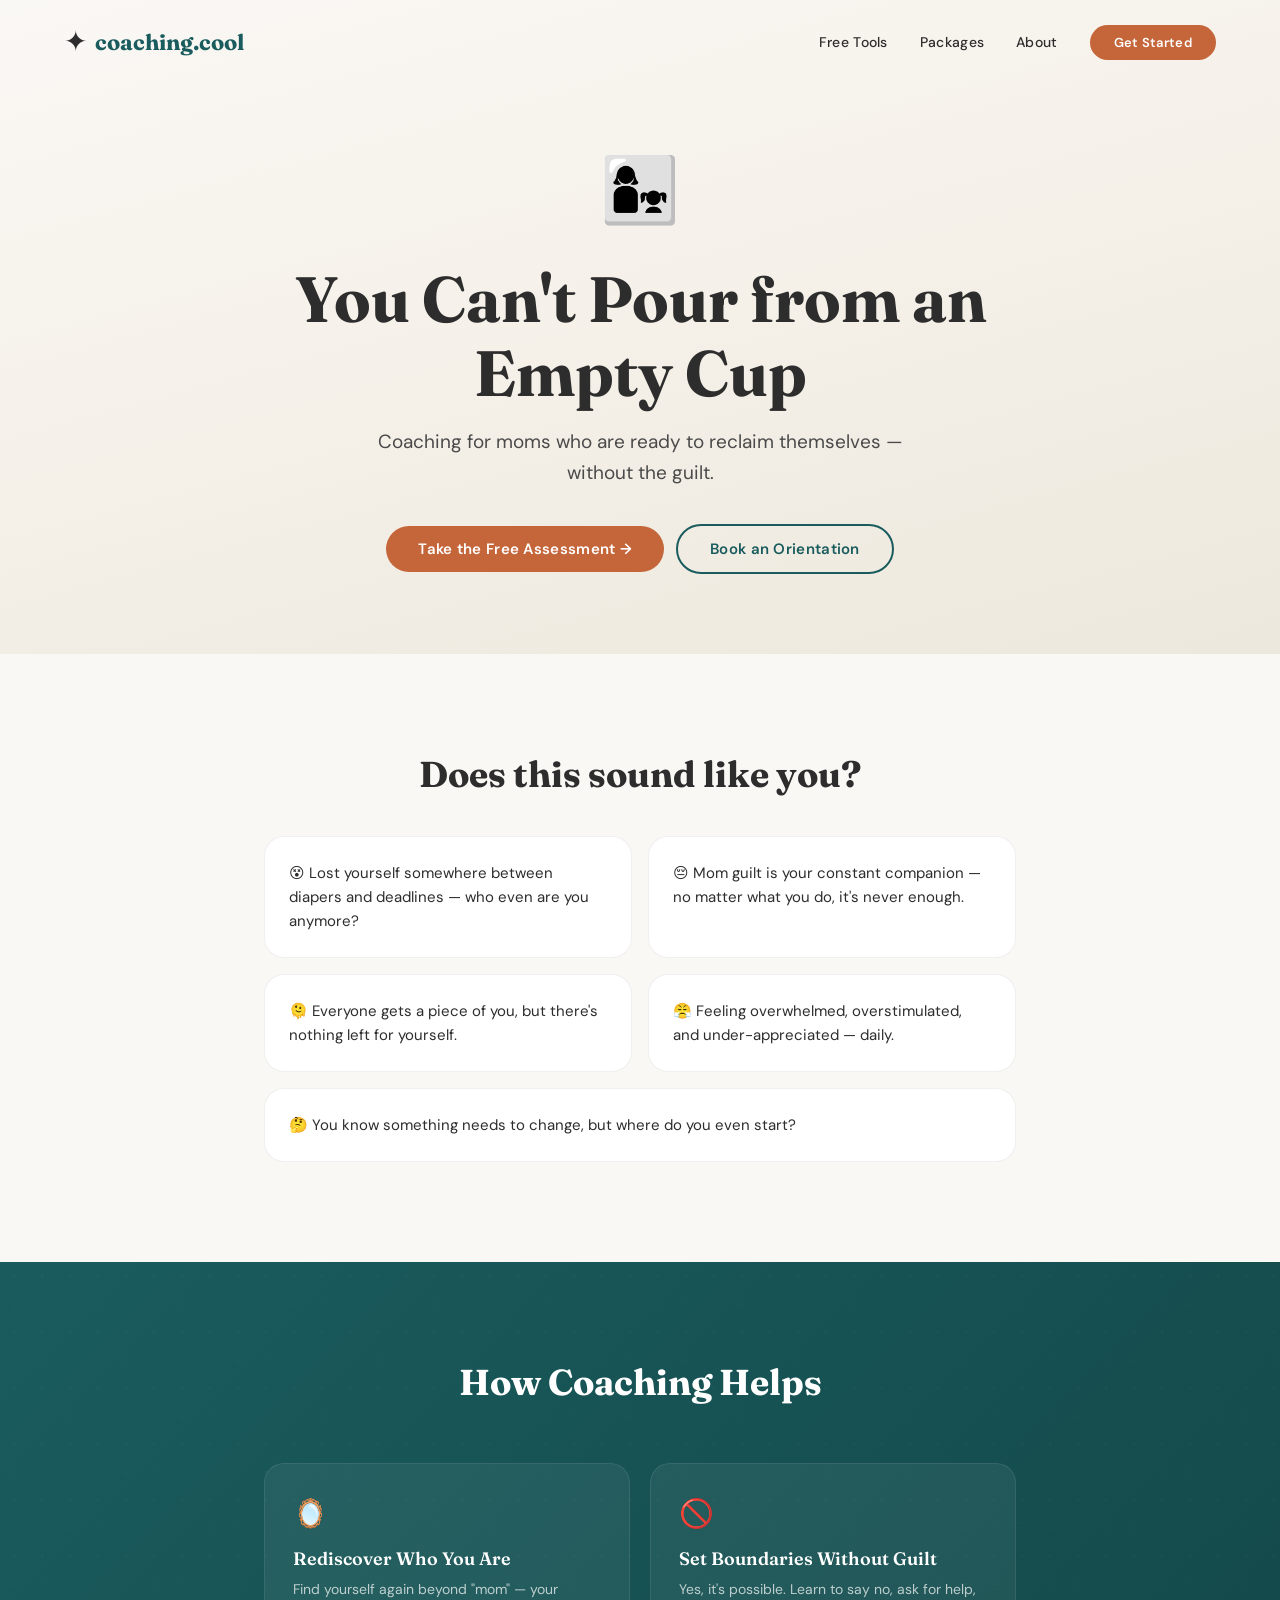
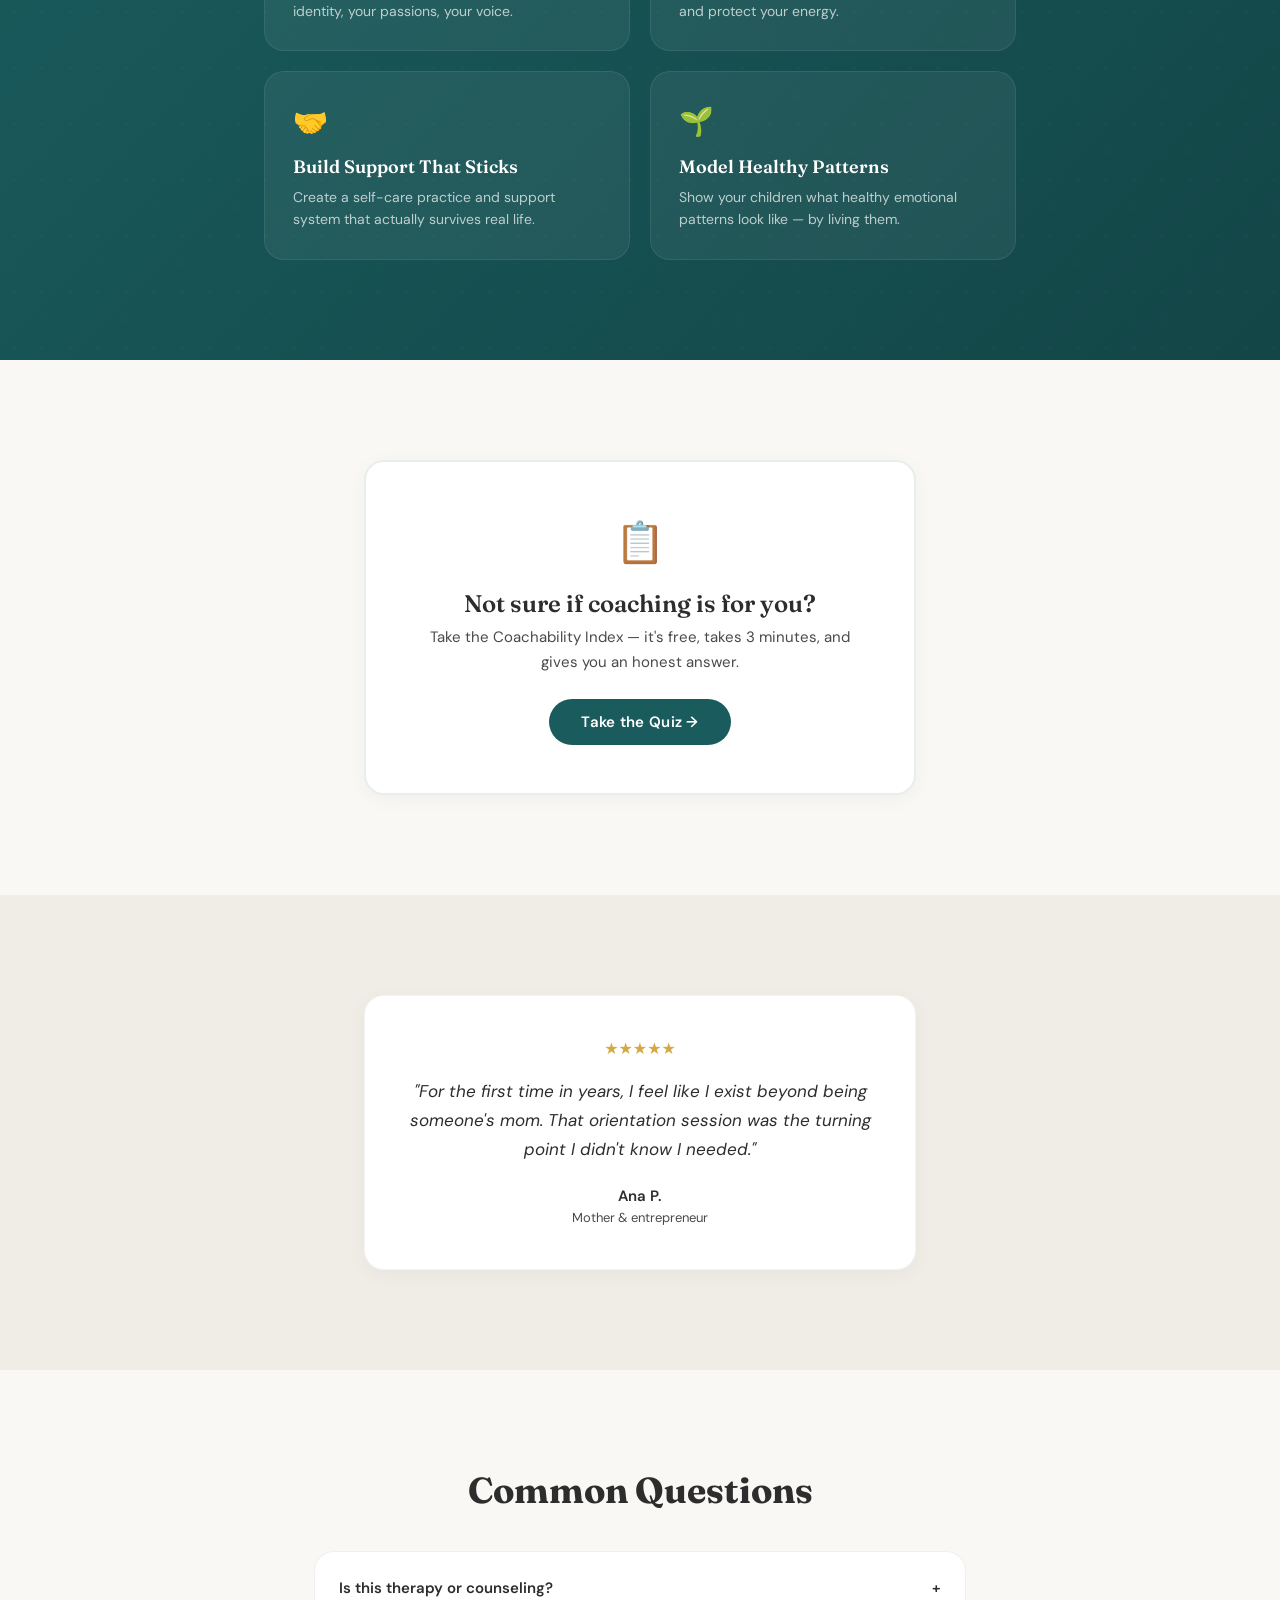
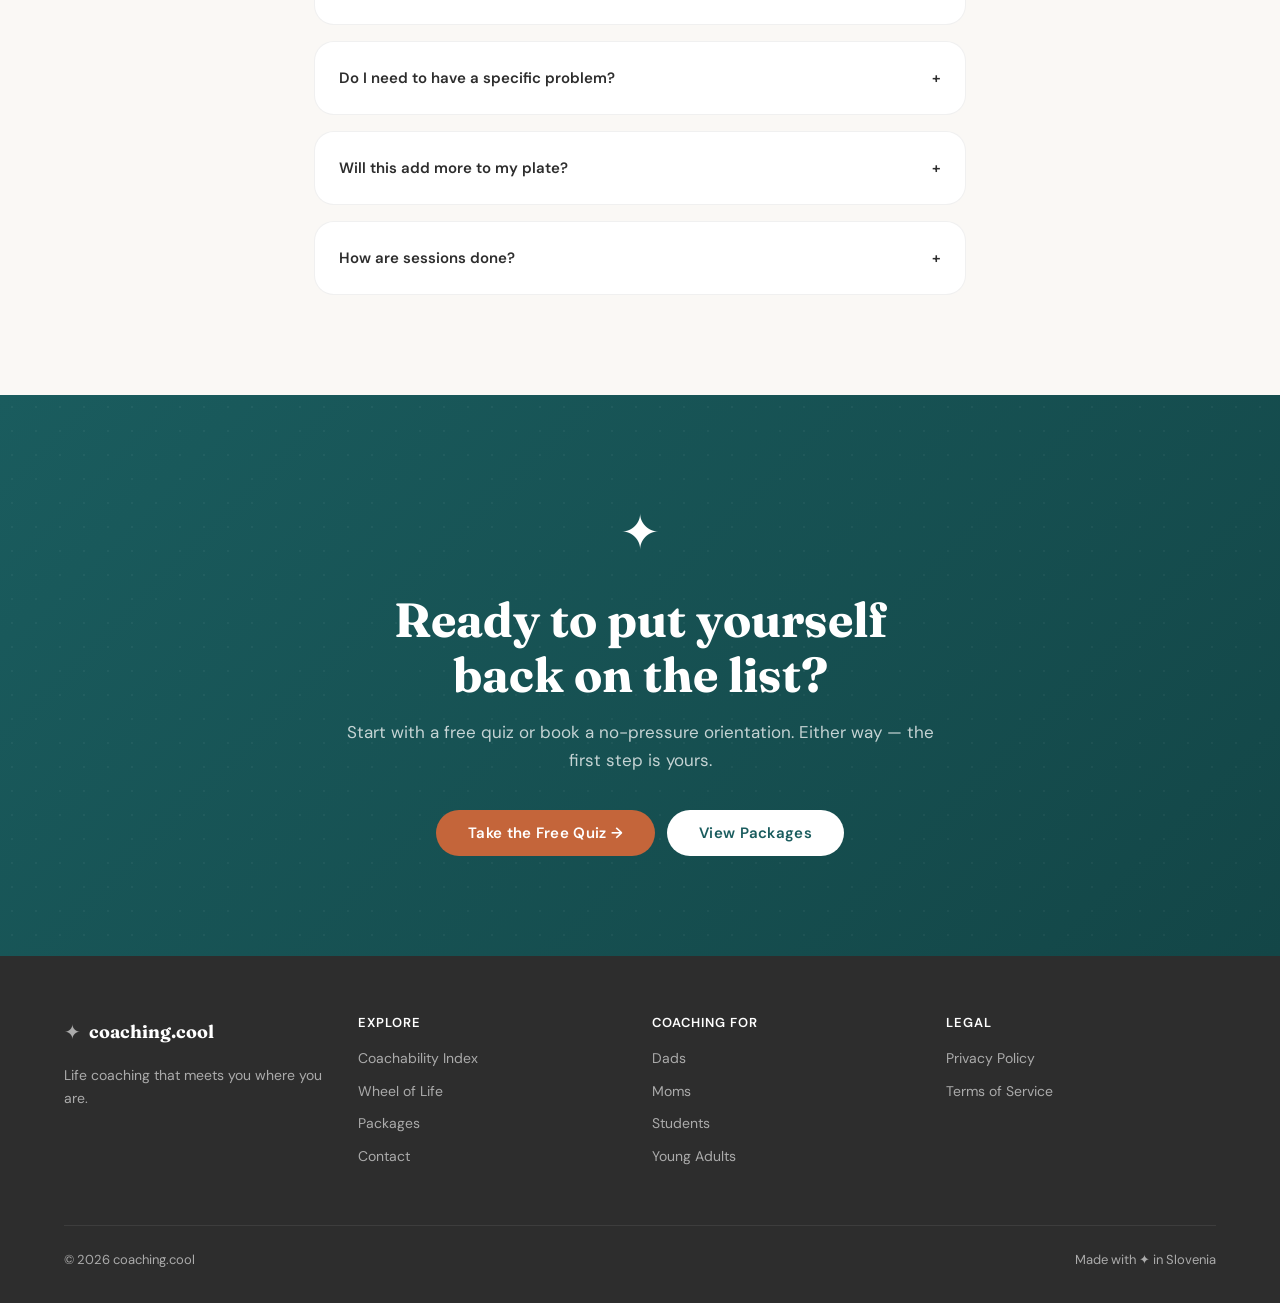
<file: coaching-moms.html>
<!DOCTYPE html>
<html lang="en">
<head>
  <meta charset="UTF-8">
  <meta name="viewport" content="width=device-width, initial-scale=1.0">
  <title>Coaching for Moms — You Can't Pour from an Empty Cup | coaching.cool</title>
  <meta name="description" content="Coaching for moms who are ready to reclaim themselves — without the guilt. Free assessment tools and flexible packages.">
  <link rel="stylesheet" href="css/style.css">
</head>
<body>
<nav class="nav scrolled"><div class="nav-inner"><a href="/" class="nav-logo"><span class="nav-logo-icon">✦</span><span class="nav-logo-text">coaching.cool</span></a><div class="nav-links"><a href="/#tools" class="nav-link">Free Tools</a><a href="pricing.html" class="nav-link">Packages</a><a href="about.html" class="nav-link">About</a><a href="pricing.html" class="btn btn-coral btn-sm">Get Started</a></div><button class="nav-toggle" aria-label="Menu"><svg width="24" height="24" viewBox="0 0 24 24" fill="none" stroke="currentColor" stroke-width="2"><path d="M3 6h18"/><path d="M3 12h18"/><path d="M3 18h18"/></svg></button></div></nav>
<div class="nav-mobile"><button class="nav-mobile-close" aria-label="Close"><svg width="28" height="28" viewBox="0 0 24 24" fill="none" stroke="currentColor" stroke-width="2"><path d="M6 6l12 12M6 18L18 6"/></svg></button><a href="/#tools">Free Tools</a><a href="pricing.html">Packages</a><a href="about.html">About</a><a href="pricing.html" class="btn btn-coral">Get Started</a></div>

<!-- Hero -->
<section class="section hero-bg" style="padding-top:140px;padding-bottom:80px">
  <div class="container" style="max-width:800px">
    <div class="text-center fade-up">
      <span style="font-size:64px;display:block;margin-bottom:20px">👩‍👧</span>
      <h1 style="margin-bottom:16px">You Can't Pour from an Empty Cup</h1>
      <p class="text-muted" style="font-size:19px;max-width:560px;margin:0 auto 36px">Coaching for moms who are ready to reclaim themselves — without the guilt.</p>
      <div class="flex flex-center flex-wrap gap-12">
        <a href="coachability-index.html" class="btn btn-coral">Take the Free Assessment →</a>
        <a href="" class="btn btn-outline" onclick="Calendly.initPopupWidget({url:'https://calendly.com/robert-zevnik/session-45-min'});return false;">Book an Orientation</a>
      </div>
    </div>
  </div>
</section>

<!-- Pain points -->
<section class="section section-cream">
  <div class="container" style="max-width:800px">
    <div class="fade-up">
      <h2 class="text-center mb-40" style="font-size:clamp(28px,4vw,36px)">Does this sound like you?</h2>
      <div class="grid grid-2" style="gap:16px">
        <div class="card card-flat" style="padding:24px;border:1px solid rgba(0,0,0,0.06)">
          <p style="font-size:15px;line-height:1.6">😵 Lost yourself somewhere between diapers and deadlines — who even are you anymore?</p>
        </div>
        <div class="card card-flat" style="padding:24px;border:1px solid rgba(0,0,0,0.06)">
          <p style="font-size:15px;line-height:1.6">😔 Mom guilt is your constant companion — no matter what you do, it's never enough.</p>
        </div>
        <div class="card card-flat" style="padding:24px;border:1px solid rgba(0,0,0,0.06)">
          <p style="font-size:15px;line-height:1.6">🫠 Everyone gets a piece of you, but there's nothing left for yourself.</p>
        </div>
        <div class="card card-flat" style="padding:24px;border:1px solid rgba(0,0,0,0.06)">
          <p style="font-size:15px;line-height:1.6">😤 Feeling overwhelmed, overstimulated, and under-appreciated — daily.</p>
        </div>
        <div class="card card-flat" style="padding:24px;border:1px solid rgba(0,0,0,0.06);grid-column:1/-1">
          <p style="font-size:15px;line-height:1.6">🤔 You know something needs to change, but where do you even start?</p>
        </div>
      </div>
    </div>
  </div>
</section>

<!-- How coaching helps -->
<section class="section section-teal" style="position:relative;overflow:hidden">
  <div style="position:absolute;inset:0;opacity:0.03;background-image:radial-gradient(circle,white 1px,transparent 1px);background-size:28px 28px"></div>
  <div class="container" style="max-width:800px;position:relative">
    <h2 class="text-center fade-up mb-60" style="color:white;font-size:clamp(28px,4vw,36px)">How Coaching Helps</h2>
    <div class="grid grid-2 fade-up" style="gap:20px">
      <div style="background:rgba(255,255,255,0.06);border-radius:20px;padding:28px;border:1px solid rgba(255,255,255,0.08)">
        <span style="font-size:28px;display:block;margin-bottom:12px">🪞</span>
        <h3 style="color:white;font-size:18px;margin-bottom:8px">Rediscover Who You Are</h3>
        <p style="font-size:14px;color:rgba(255,255,255,0.7);line-height:1.6">Find yourself again beyond "mom" — your identity, your passions, your voice.</p>
      </div>
      <div style="background:rgba(255,255,255,0.06);border-radius:20px;padding:28px;border:1px solid rgba(255,255,255,0.08)">
        <span style="font-size:28px;display:block;margin-bottom:12px">🚫</span>
        <h3 style="color:white;font-size:18px;margin-bottom:8px">Set Boundaries Without Guilt</h3>
        <p style="font-size:14px;color:rgba(255,255,255,0.7);line-height:1.6">Yes, it's possible. Learn to say no, ask for help, and protect your energy.</p>
      </div>
      <div style="background:rgba(255,255,255,0.06);border-radius:20px;padding:28px;border:1px solid rgba(255,255,255,0.08)">
        <span style="font-size:28px;display:block;margin-bottom:12px">🤝</span>
        <h3 style="color:white;font-size:18px;margin-bottom:8px">Build Support That Sticks</h3>
        <p style="font-size:14px;color:rgba(255,255,255,0.7);line-height:1.6">Create a self-care practice and support system that actually survives real life.</p>
      </div>
      <div style="background:rgba(255,255,255,0.06);border-radius:20px;padding:28px;border:1px solid rgba(255,255,255,0.08)">
        <span style="font-size:28px;display:block;margin-bottom:12px">🌱</span>
        <h3 style="color:white;font-size:18px;margin-bottom:8px">Model Healthy Patterns</h3>
        <p style="font-size:14px;color:rgba(255,255,255,0.7);line-height:1.6">Show your children what healthy emotional patterns look like — by living them.</p>
      </div>
    </div>
  </div>
</section>

<!-- Free tool CTA -->
<section class="section section-cream">
  <div class="container" style="max-width:600px">
    <div class="card fade-up text-center" style="padding:48px;border:2px solid rgba(26,92,94,0.1)">
      <span style="font-size:40px;display:block;margin-bottom:16px">📋</span>
      <h3 class="mb-8" style="font-size:24px">Not sure if coaching is for you?</h3>
      <p class="text-muted mb-24" style="font-size:15px">Take the Coachability Index — it's free, takes 3 minutes, and gives you an honest answer.</p>
      <a href="coachability-index.html" class="btn btn-teal">Take the Quiz →</a>
    </div>
  </div>
</section>

<!-- Testimonial -->
<section class="section section-cream-dark">
  <div class="container" style="max-width:600px">
    <div class="card fade-up text-center" style="padding:40px">
      <div class="stars mb-16" style="justify-content:center">★★★★★</div>
      <p style="font-size:17px;font-style:italic;line-height:1.7;margin-bottom:20px">"For the first time in years, I feel like I exist beyond being someone's mom. That orientation session was the turning point I didn't know I needed."</p>
      <div style="font-weight:600;font-size:15px">Ana P.</div>
      <div class="text-muted" style="font-size:13px">Mother &amp; entrepreneur</div>
    </div>
  </div>
</section>

<!-- FAQ -->
<section class="section section-cream">
  <div class="container" style="max-width:700px">
    <h2 class="text-center fade-up mb-40" style="font-size:clamp(28px,4vw,36px)">Common Questions</h2>
    <div class="fade-up" style="display:flex;flex-direction:column;gap:16px">
      <details class="card card-flat" style="padding:24px;border:1px solid rgba(0,0,0,0.06);cursor:pointer">
        <summary style="font-weight:600;font-size:15px;list-style:none;display:flex;justify-content:space-between;align-items:center">Is this therapy or counseling? <span>+</span></summary>
        <p class="text-muted" style="margin-top:12px;font-size:14px;line-height:1.6">No. Coaching is forward-focused — we work on where you want to go, not diagnose where you've been. If therapy is more appropriate, I'll tell you honestly.</p>
      </details>
      <details class="card card-flat" style="padding:24px;border:1px solid rgba(0,0,0,0.06);cursor:pointer">
        <summary style="font-weight:600;font-size:15px;list-style:none;display:flex;justify-content:space-between;align-items:center">Do I need to have a specific problem? <span>+</span></summary>
        <p class="text-muted" style="margin-top:12px;font-size:14px;line-height:1.6">Not at all. Many moms come in simply wanting to feel like themselves again. You don't need a crisis to benefit from coaching.</p>
      </details>
      <details class="card card-flat" style="padding:24px;border:1px solid rgba(0,0,0,0.06);cursor:pointer">
        <summary style="font-weight:600;font-size:15px;list-style:none;display:flex;justify-content:space-between;align-items:center">Will this add more to my plate? <span>+</span></summary>
        <p class="text-muted" style="margin-top:12px;font-size:14px;line-height:1.6">The opposite, actually. Coaching helps you subtract — drop the guilt, the people-pleasing, and the things that drain you.</p>
      </details>
      <details class="card card-flat" style="padding:24px;border:1px solid rgba(0,0,0,0.06);cursor:pointer">
        <summary style="font-weight:600;font-size:15px;list-style:none;display:flex;justify-content:space-between;align-items:center">How are sessions done? <span>+</span></summary>
        <p class="text-muted" style="margin-top:12px;font-size:14px;line-height:1.6">All sessions are via Zoom video call. 60 minutes each. Flexible scheduling that works around your life.</p>
      </details>
    </div>
  </div>
</section>

<!-- Final CTA -->
<section class="section section-teal" style="text-align:center;position:relative;overflow:hidden">
  <div style="position:absolute;inset:0;opacity:0.04;background-image:radial-gradient(circle,white 1px,transparent 1px);background-size:24px 24px"></div>
  <div class="container-narrow" style="position:relative">
    <div class="fade-up">
      <span style="font-size:48px;display:block;margin-bottom:20px">✦</span>
      <h2 style="color:white;margin-bottom:16px">Ready to put yourself<br>back on the list?</h2>
      <p style="font-size:17px;color:rgba(255,255,255,0.75);margin-bottom:36px">Start with a free quiz or book a no-pressure orientation. Either way — the first step is yours.</p>
      <div class="flex flex-center flex-wrap gap-12">
        <a href="coachability-index.html" class="btn btn-coral">Take the Free Quiz →</a>
        <a href="pricing.html" class="btn btn-white">View Packages</a>
      </div>
    </div>
  </div>
</section>

<footer class="footer"><div class="container"><div class="grid grid-4"><div><div class="flex" style="align-items:center;gap:8px;margin-bottom:16px"><span style="font-size:20px">✦</span><span style="font-family:var(--font-display);font-size:18px;font-weight:700;color:white">coaching.cool</span></div><p style="font-size:14px;line-height:1.6">Life coaching that meets you where you are.</p></div><div><h4>EXPLORE</h4><a href="coachability-index.html">Coachability Index</a><a href="wheel-of-life.html">Wheel of Life</a><a href="pricing.html">Packages</a><a href="contact.html">Contact</a></div><div><h4>COACHING FOR</h4><a href="coaching-moms.html">Dads</a><a href="coaching-moms.html">Moms</a><a href="coaching-students.html">Students</a><a href="coaching-youngsters.html">Young Adults</a></div><div><h4>LEGAL</h4><a href="privacy.html">Privacy Policy</a><a href="terms.html">Terms of Service</a></div></div><div class="footer-bottom"><span>© 2026 coaching.cool</span><span>Made with ✦ in Slovenia</span></div></div></footer>
<link href="https://assets.calendly.com/assets/external/widget.css" rel="stylesheet">
<script src="https://assets.calendly.com/assets/external/widget.js" async></script>
<script src="js/main.js"></script>
</body>
</html>
</file>
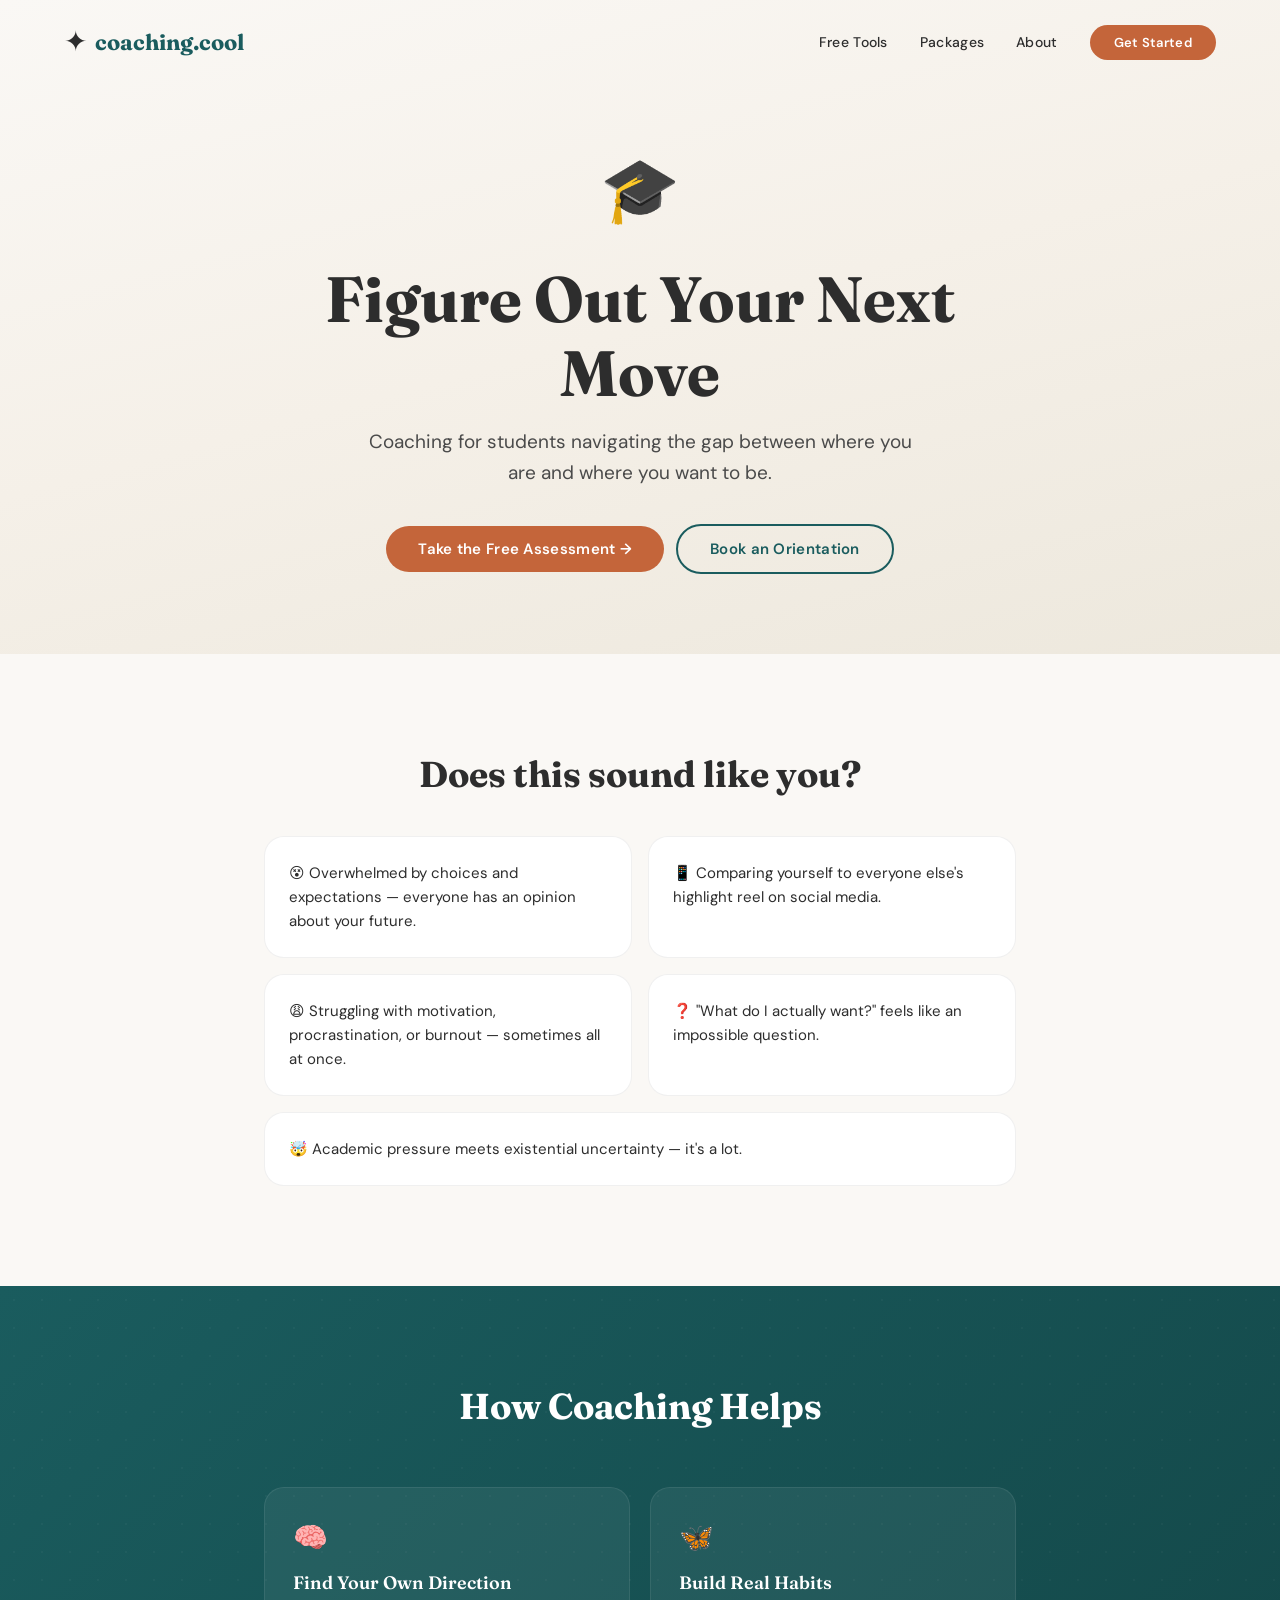
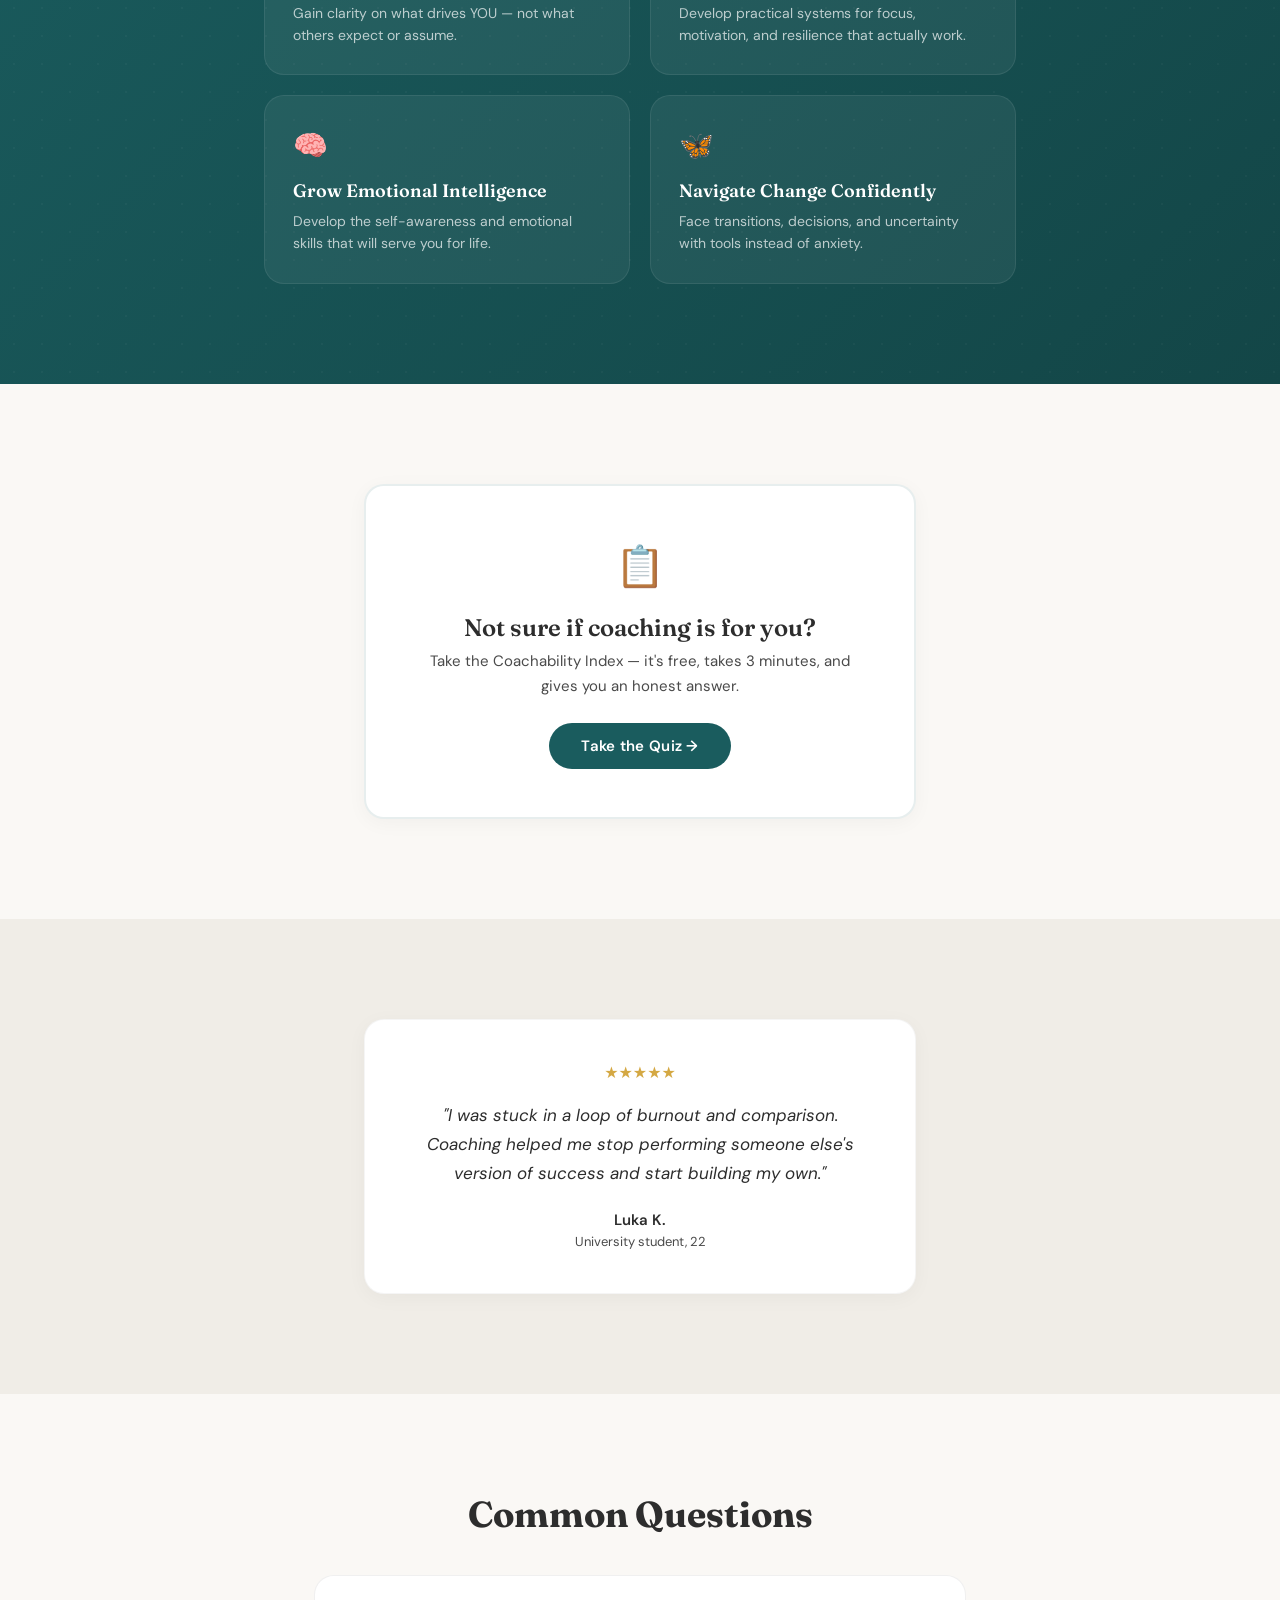
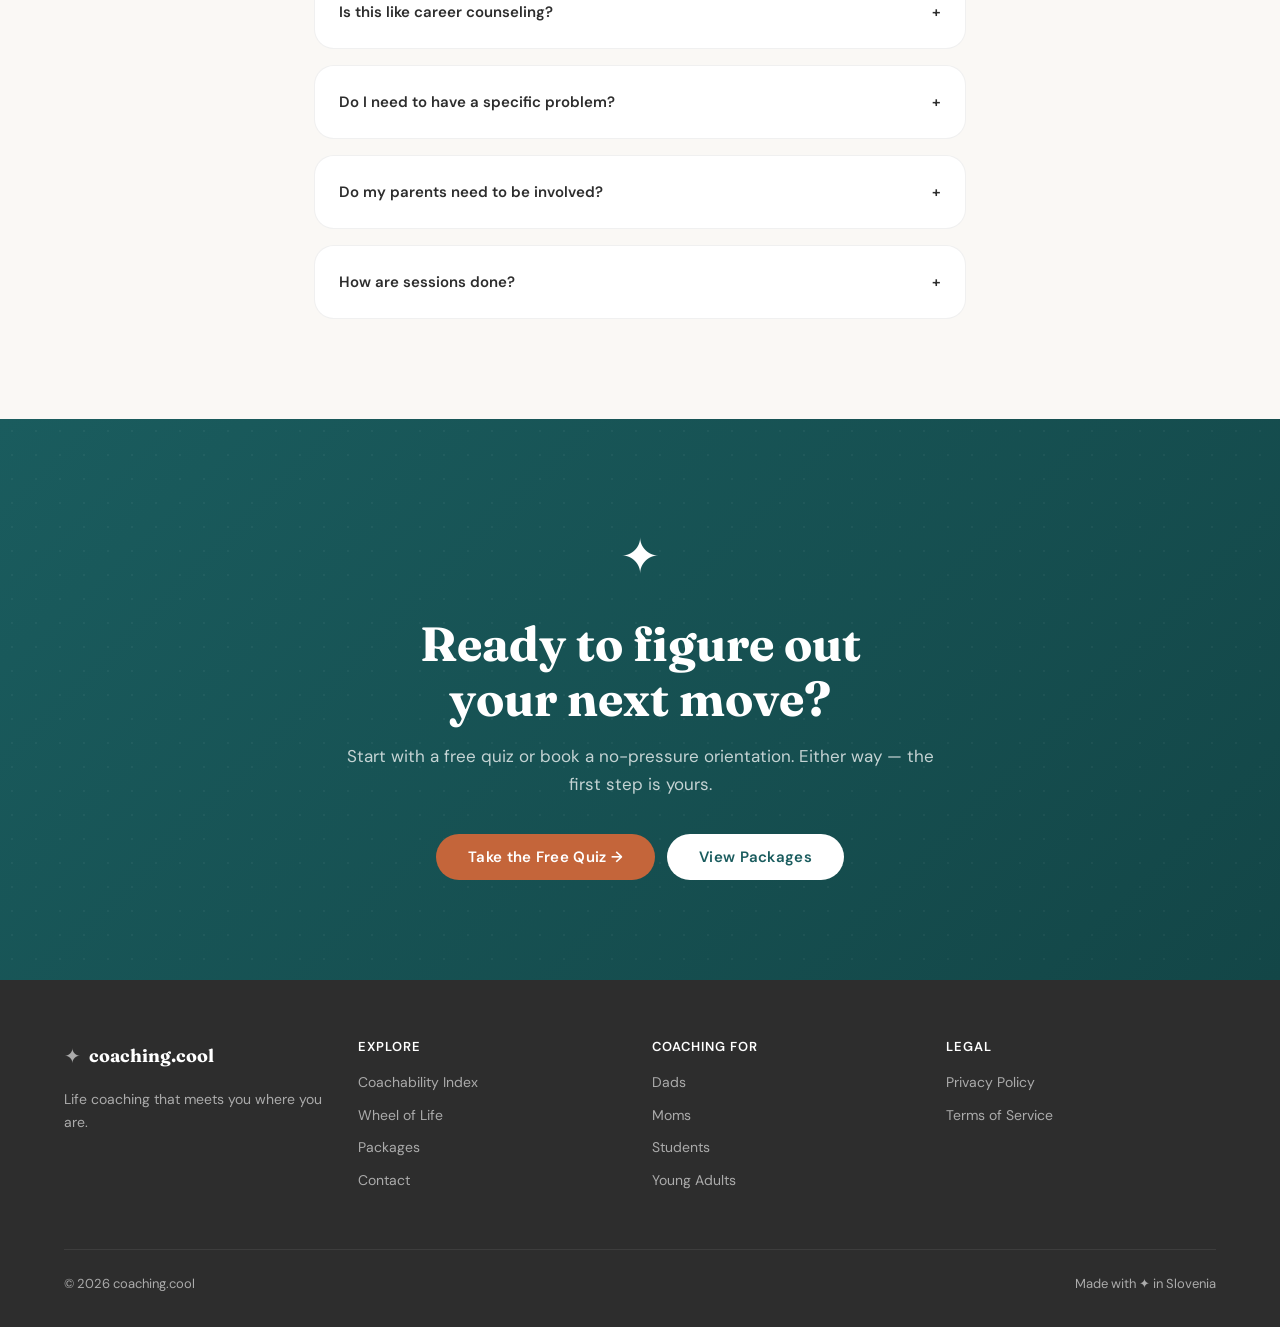
<file: coaching-students.html>
<!DOCTYPE html>
<html lang="en">
<head>
  <meta charset="UTF-8">
  <meta name="viewport" content="width=device-width, initial-scale=1.0">
  <title>Coaching for Students — Figure Out Your Next Move | coaching.cool</title>
  <meta name="description" content="Coaching for students navigating the gap between where you are and where you want to be. Free assessment tools and flexible packages.">
  <link rel="stylesheet" href="css/style.css">
</head>
<body>
<nav class="nav scrolled"><div class="nav-inner"><a href="/" class="nav-logo"><span class="nav-logo-icon">✦</span><span class="nav-logo-text">coaching.cool</span></a><div class="nav-links"><a href="/#tools" class="nav-link">Free Tools</a><a href="pricing.html" class="nav-link">Packages</a><a href="about.html" class="nav-link">About</a><a href="pricing.html" class="btn btn-coral btn-sm">Get Started</a></div><button class="nav-toggle" aria-label="Menu"><svg width="24" height="24" viewBox="0 0 24 24" fill="none" stroke="currentColor" stroke-width="2"><path d="M3 6h18"/><path d="M3 12h18"/><path d="M3 18h18"/></svg></button></div></nav>
<div class="nav-mobile"><button class="nav-mobile-close" aria-label="Close"><svg width="28" height="28" viewBox="0 0 24 24" fill="none" stroke="currentColor" stroke-width="2"><path d="M6 6l12 12M6 18L18 6"/></svg></button><a href="/#tools">Free Tools</a><a href="pricing.html">Packages</a><a href="about.html">About</a><a href="pricing.html" class="btn btn-coral">Get Started</a></div>

<!-- Hero -->
<section class="section hero-bg" style="padding-top:140px;padding-bottom:80px">
  <div class="container" style="max-width:800px">
    <div class="text-center fade-up">
      <span style="font-size:64px;display:block;margin-bottom:20px">🎓</span>
      <h1 style="margin-bottom:16px">Figure Out Your Next Move</h1>
      <p class="text-muted" style="font-size:19px;max-width:560px;margin:0 auto 36px">Coaching for students navigating the gap between where you are and where you want to be.</p>
      <div class="flex flex-center flex-wrap gap-12">
        <a href="coachability-index.html" class="btn btn-coral">Take the Free Assessment →</a>
        <a href="" class="btn btn-outline" onclick="Calendly.initPopupWidget({url:'https://calendly.com/robert-zevnik/session-45-min'});return false;">Book an Orientation</a>
      </div>
    </div>
  </div>
</section>

<!-- Pain points -->
<section class="section section-cream">
  <div class="container" style="max-width:800px">
    <div class="fade-up">
      <h2 class="text-center mb-40" style="font-size:clamp(28px,4vw,36px)">Does this sound like you?</h2>
      <div class="grid grid-2" style="gap:16px">
        <div class="card card-flat" style="padding:24px;border:1px solid rgba(0,0,0,0.06)">
          <p style="font-size:15px;line-height:1.6">😵 Overwhelmed by choices and expectations — everyone has an opinion about your future.</p>
        </div>
        <div class="card card-flat" style="padding:24px;border:1px solid rgba(0,0,0,0.06)">
          <p style="font-size:15px;line-height:1.6">📱 Comparing yourself to everyone else's highlight reel on social media.</p>
        </div>
        <div class="card card-flat" style="padding:24px;border:1px solid rgba(0,0,0,0.06)">
          <p style="font-size:15px;line-height:1.6">😩 Struggling with motivation, procrastination, or burnout — sometimes all at once.</p>
        </div>
        <div class="card card-flat" style="padding:24px;border:1px solid rgba(0,0,0,0.06)">
          <p style="font-size:15px;line-height:1.6">❓ "What do I actually want?" feels like an impossible question.</p>
        </div>
        <div class="card card-flat" style="padding:24px;border:1px solid rgba(0,0,0,0.06);grid-column:1/-1">
          <p style="font-size:15px;line-height:1.6">🤯 Academic pressure meets existential uncertainty — it's a lot.</p>
        </div>
      </div>
    </div>
  </div>
</section>

<!-- How coaching helps -->
<section class="section section-teal" style="position:relative;overflow:hidden">
  <div style="position:absolute;inset:0;opacity:0.03;background-image:radial-gradient(circle,white 1px,transparent 1px);background-size:28px 28px"></div>
  <div class="container" style="max-width:800px;position:relative">
    <h2 class="text-center fade-up mb-60" style="color:white;font-size:clamp(28px,4vw,36px)">How Coaching Helps</h2>
    <div class="grid grid-2 fade-up" style="gap:20px">
      <div style="background:rgba(255,255,255,0.06);border-radius:20px;padding:28px;border:1px solid rgba(255,255,255,0.08)">
        <span style="font-size:28px;display:block;margin-bottom:12px">🧠</span>
        <h3 style="color:white;font-size:18px;margin-bottom:8px">Find Your Own Direction</h3>
        <p style="font-size:14px;color:rgba(255,255,255,0.7);line-height:1.6">Gain clarity on what drives YOU — not what others expect or assume.</p>
      </div>
      <div style="background:rgba(255,255,255,0.06);border-radius:20px;padding:28px;border:1px solid rgba(255,255,255,0.08)">
        <span style="font-size:28px;display:block;margin-bottom:12px">🦋</span>
        <h3 style="color:white;font-size:18px;margin-bottom:8px">Build Real Habits</h3>
        <p style="font-size:14px;color:rgba(255,255,255,0.7);line-height:1.6">Develop practical systems for focus, motivation, and resilience that actually work.</p>
      </div>
      <div style="background:rgba(255,255,255,0.06);border-radius:20px;padding:28px;border:1px solid rgba(255,255,255,0.08)">
        <span style="font-size:28px;display:block;margin-bottom:12px">🧠</span>
        <h3 style="color:white;font-size:18px;margin-bottom:8px">Grow Emotional Intelligence</h3>
        <p style="font-size:14px;color:rgba(255,255,255,0.7);line-height:1.6">Develop the self-awareness and emotional skills that will serve you for life.</p>
      </div>
      <div style="background:rgba(255,255,255,0.06);border-radius:20px;padding:28px;border:1px solid rgba(255,255,255,0.08)">
        <span style="font-size:28px;display:block;margin-bottom:12px">🦋</span>
        <h3 style="color:white;font-size:18px;margin-bottom:8px">Navigate Change Confidently</h3>
        <p style="font-size:14px;color:rgba(255,255,255,0.7);line-height:1.6">Face transitions, decisions, and uncertainty with tools instead of anxiety.</p>
      </div>
    </div>
  </div>
</section>

<!-- Free tool CTA -->
<section class="section section-cream">
  <div class="container" style="max-width:600px">
    <div class="card fade-up text-center" style="padding:48px;border:2px solid rgba(26,92,94,0.1)">
      <span style="font-size:40px;display:block;margin-bottom:16px">📋</span>
      <h3 class="mb-8" style="font-size:24px">Not sure if coaching is for you?</h3>
      <p class="text-muted mb-24" style="font-size:15px">Take the Coachability Index — it's free, takes 3 minutes, and gives you an honest answer.</p>
      <a href="coachability-index.html" class="btn btn-teal">Take the Quiz →</a>
    </div>
  </div>
</section>

<!-- Testimonial -->
<section class="section section-cream-dark">
  <div class="container" style="max-width:600px">
    <div class="card fade-up text-center" style="padding:40px">
      <div class="stars mb-16" style="justify-content:center">★★★★★</div>
      <p style="font-size:17px;font-style:italic;line-height:1.7;margin-bottom:20px">"I was stuck in a loop of burnout and comparison. Coaching helped me stop performing someone else's version of success and start building my own."</p>
      <div style="font-weight:600;font-size:15px">Luka K.</div>
      <div class="text-muted" style="font-size:13px">University student, 22</div>
    </div>
  </div>
</section>

<!-- FAQ -->
<section class="section section-cream">
  <div class="container" style="max-width:700px">
    <h2 class="text-center fade-up mb-40" style="font-size:clamp(28px,4vw,36px)">Common Questions</h2>
    <div class="fade-up" style="display:flex;flex-direction:column;gap:16px">
      <details class="card card-flat" style="padding:24px;border:1px solid rgba(0,0,0,0.06);cursor:pointer">
        <summary style="font-weight:600;font-size:15px;list-style:none;display:flex;justify-content:space-between;align-items:center">Is this like career counseling? <span>+</span></summary>
        <p class="text-muted" style="margin-top:12px;font-size:14px;line-height:1.6">Not exactly. We go deeper than career advice — we work on clarity, confidence, and the habits that drive everything else.</p>
      </details>
      <details class="card card-flat" style="padding:24px;border:1px solid rgba(0,0,0,0.06);cursor:pointer">
        <summary style="font-weight:600;font-size:15px;list-style:none;display:flex;justify-content:space-between;align-items:center">Do I need to have a specific problem? <span>+</span></summary>
        <p class="text-muted" style="margin-top:12px;font-size:14px;line-height:1.6">Not at all. Many students come in feeling "stuck" without knowing exactly why. You don't need a crisis to benefit from coaching.</p>
      </details>
      <details class="card card-flat" style="padding:24px;border:1px solid rgba(0,0,0,0.06);cursor:pointer">
        <summary style="font-weight:600;font-size:15px;list-style:none;display:flex;justify-content:space-between;align-items:center">Do my parents need to be involved? <span>+</span></summary>
        <p class="text-muted" style="margin-top:12px;font-size:14px;line-height:1.6">Nope. This is your space. Everything is confidential between us.</p>
      </details>
      <details class="card card-flat" style="padding:24px;border:1px solid rgba(0,0,0,0.06);cursor:pointer">
        <summary style="font-weight:600;font-size:15px;list-style:none;display:flex;justify-content:space-between;align-items:center">How are sessions done? <span>+</span></summary>
        <p class="text-muted" style="margin-top:12px;font-size:14px;line-height:1.6">All sessions are via Zoom video call. 60 minutes each. Flexible scheduling that works around your life.</p>
      </details>
    </div>
  </div>
</section>

<!-- Final CTA -->
<section class="section section-teal" style="text-align:center;position:relative;overflow:hidden">
  <div style="position:absolute;inset:0;opacity:0.04;background-image:radial-gradient(circle,white 1px,transparent 1px);background-size:24px 24px"></div>
  <div class="container-narrow" style="position:relative">
    <div class="fade-up">
      <span style="font-size:48px;display:block;margin-bottom:20px">✦</span>
      <h2 style="color:white;margin-bottom:16px">Ready to figure out<br>your next move?</h2>
      <p style="font-size:17px;color:rgba(255,255,255,0.75);margin-bottom:36px">Start with a free quiz or book a no-pressure orientation. Either way — the first step is yours.</p>
      <div class="flex flex-center flex-wrap gap-12">
        <a href="coachability-index.html" class="btn btn-coral">Take the Free Quiz →</a>
        <a href="pricing.html" class="btn btn-white">View Packages</a>
      </div>
    </div>
  </div>
</section>

<footer class="footer"><div class="container"><div class="grid grid-4"><div><div class="flex" style="align-items:center;gap:8px;margin-bottom:16px"><span style="font-size:20px">✦</span><span style="font-family:var(--font-display);font-size:18px;font-weight:700;color:white">coaching.cool</span></div><p style="font-size:14px;line-height:1.6">Life coaching that meets you where you are.</p></div><div><h4>EXPLORE</h4><a href="coachability-index.html">Coachability Index</a><a href="wheel-of-life.html">Wheel of Life</a><a href="pricing.html">Packages</a><a href="contact.html">Contact</a></div><div><h4>COACHING FOR</h4><a href="coaching-students.html">Dads</a><a href="coaching-moms.html">Moms</a><a href="coaching-students.html">Students</a><a href="coaching-youngsters.html">Young Adults</a></div><div><h4>LEGAL</h4><a href="privacy.html">Privacy Policy</a><a href="terms.html">Terms of Service</a></div></div><div class="footer-bottom"><span>© 2026 coaching.cool</span><span>Made with ✦ in Slovenia</span></div></div></footer>
<link href="https://assets.calendly.com/assets/external/widget.css" rel="stylesheet">
<script src="https://assets.calendly.com/assets/external/widget.js" async></script>
<script src="js/main.js"></script>
</body>
</html>
</file>
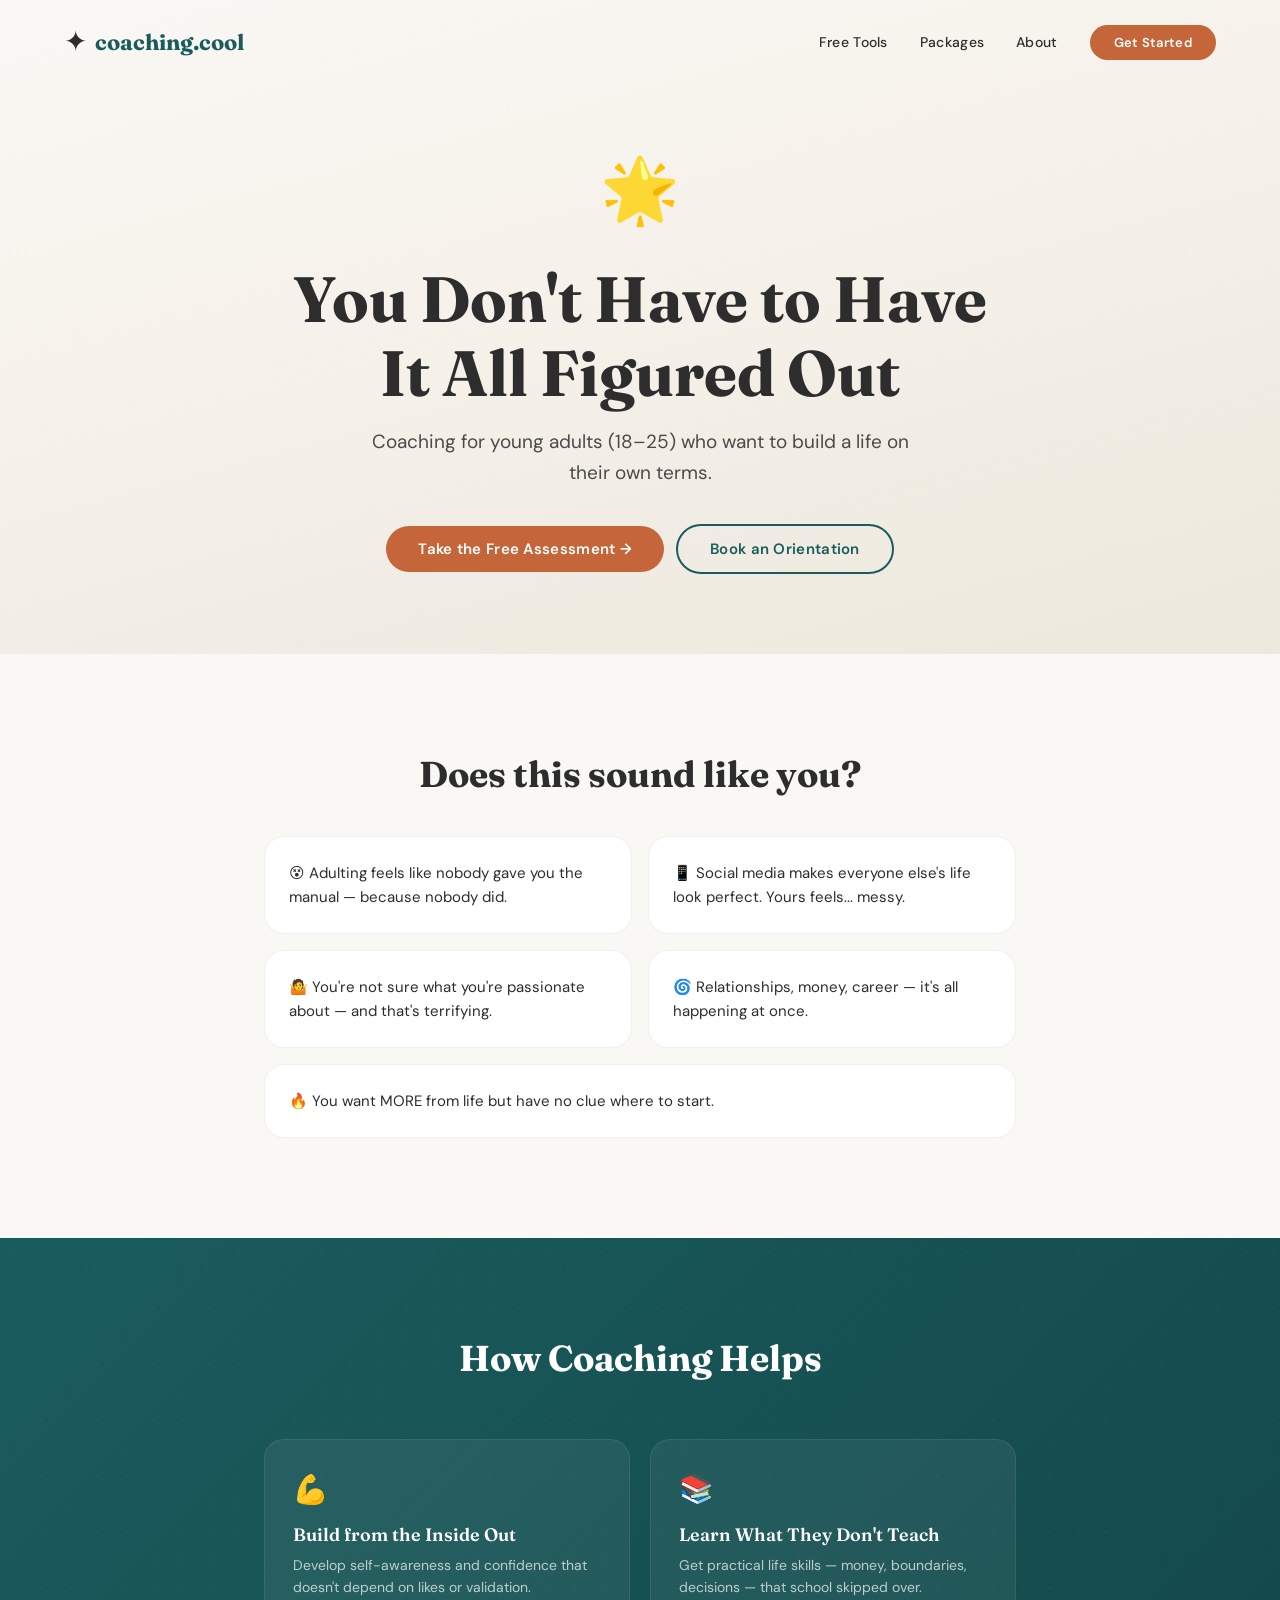
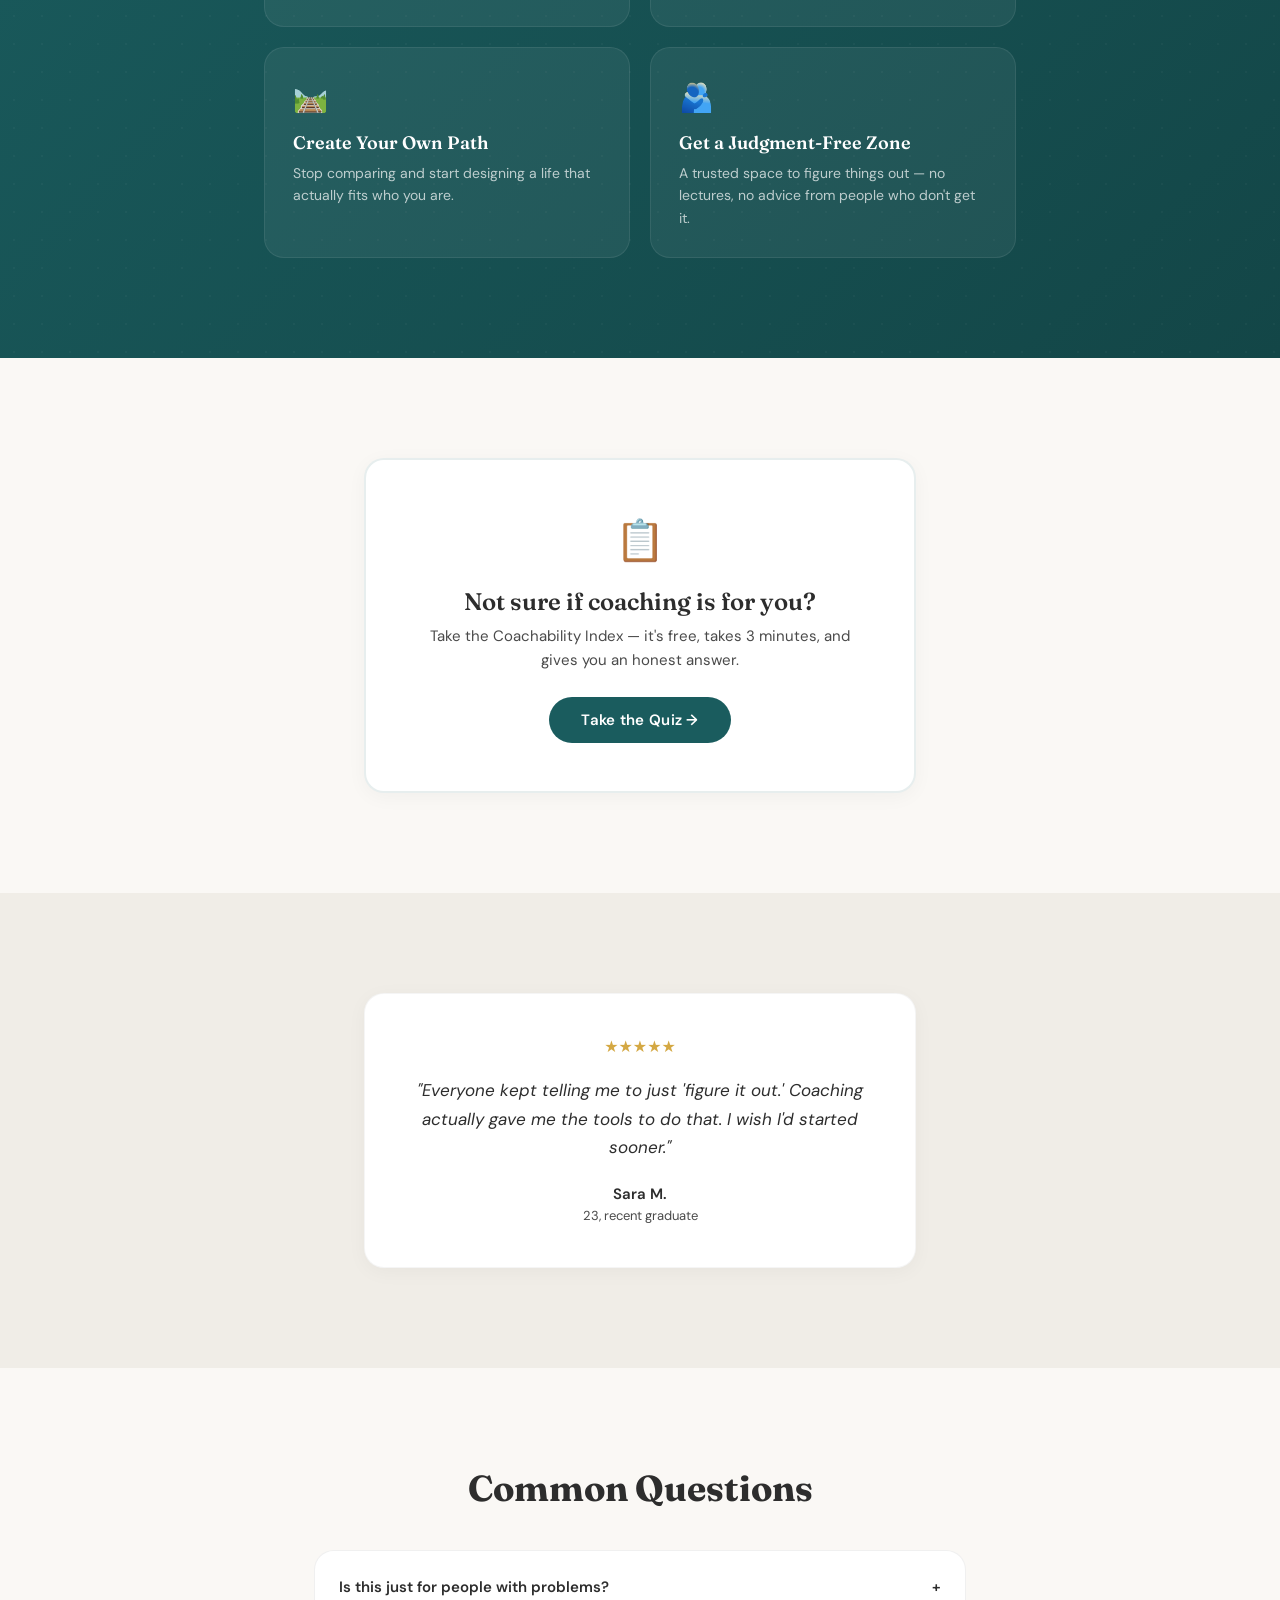
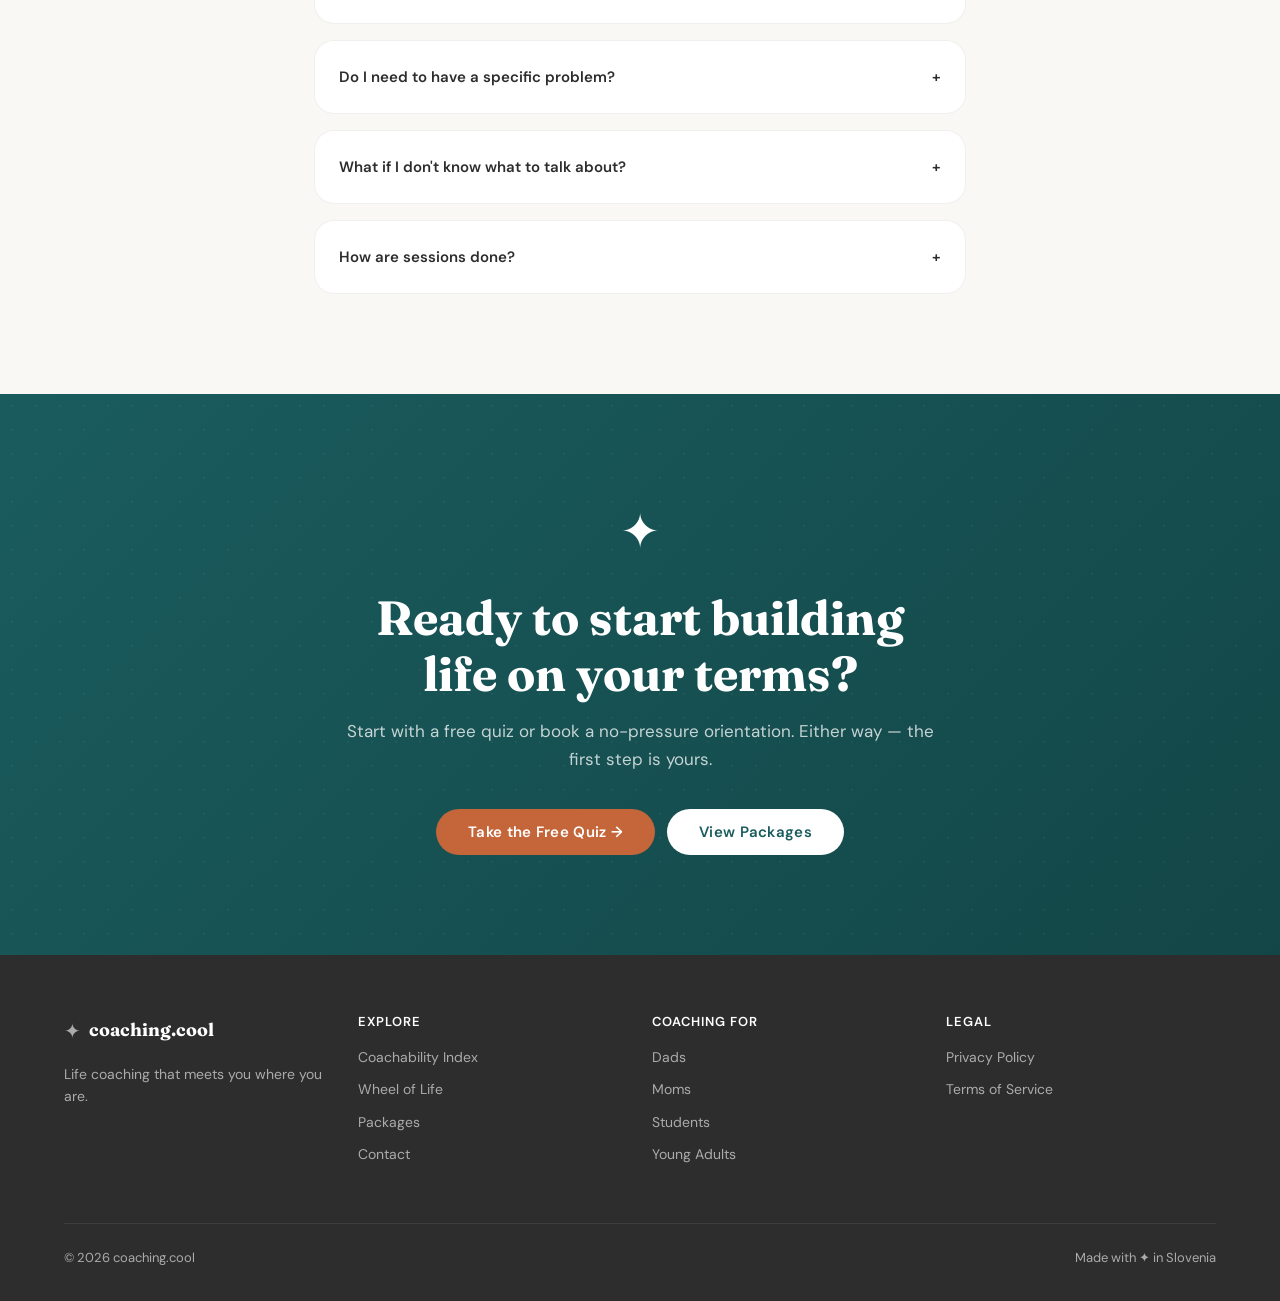
<file: coaching-youngsters.html>
<!DOCTYPE html>
<html lang="en">
<head>
  <meta charset="UTF-8">
  <meta name="viewport" content="width=device-width, initial-scale=1.0">
  <title>Coaching for Young Adults — You Don't Have to Have It All Figured Out | coaching.cool</title>
  <meta name="description" content="Coaching for young adults (18–25) who want to build a life on their own terms. Free assessment tools and flexible packages.">
  <link rel="stylesheet" href="css/style.css">
</head>
<body>
<nav class="nav scrolled"><div class="nav-inner"><a href="/" class="nav-logo"><span class="nav-logo-icon">✦</span><span class="nav-logo-text">coaching.cool</span></a><div class="nav-links"><a href="/#tools" class="nav-link">Free Tools</a><a href="pricing.html" class="nav-link">Packages</a><a href="about.html" class="nav-link">About</a><a href="pricing.html" class="btn btn-coral btn-sm">Get Started</a></div><button class="nav-toggle" aria-label="Menu"><svg width="24" height="24" viewBox="0 0 24 24" fill="none" stroke="currentColor" stroke-width="2"><path d="M3 6h18"/><path d="M3 12h18"/><path d="M3 18h18"/></svg></button></div></nav>
<div class="nav-mobile"><button class="nav-mobile-close" aria-label="Close"><svg width="28" height="28" viewBox="0 0 24 24" fill="none" stroke="currentColor" stroke-width="2"><path d="M6 6l12 12M6 18L18 6"/></svg></button><a href="/#tools">Free Tools</a><a href="pricing.html">Packages</a><a href="about.html">About</a><a href="pricing.html" class="btn btn-coral">Get Started</a></div>

<!-- Hero -->
<section class="section hero-bg" style="padding-top:140px;padding-bottom:80px">
  <div class="container" style="max-width:800px">
    <div class="text-center fade-up">
      <span style="font-size:64px;display:block;margin-bottom:20px">🌟</span>
      <h1 style="margin-bottom:16px">You Don't Have to Have It All Figured Out</h1>
      <p class="text-muted" style="font-size:19px;max-width:560px;margin:0 auto 36px">Coaching for young adults (18–25) who want to build a life on their own terms.</p>
      <div class="flex flex-center flex-wrap gap-12">
        <a href="coachability-index.html" class="btn btn-coral">Take the Free Assessment →</a>
        <a href="" class="btn btn-outline" onclick="Calendly.initPopupWidget({url:'https://calendly.com/robert-zevnik/session-45-min'});return false;">Book an Orientation</a>
      </div>
    </div>
  </div>
</section>

<!-- Pain points -->
<section class="section section-cream">
  <div class="container" style="max-width:800px">
    <div class="fade-up">
      <h2 class="text-center mb-40" style="font-size:clamp(28px,4vw,36px)">Does this sound like you?</h2>
      <div class="grid grid-2" style="gap:16px">
        <div class="card card-flat" style="padding:24px;border:1px solid rgba(0,0,0,0.06)">
          <p style="font-size:15px;line-height:1.6">😵 Adulting feels like nobody gave you the manual — because nobody did.</p>
        </div>
        <div class="card card-flat" style="padding:24px;border:1px solid rgba(0,0,0,0.06)">
          <p style="font-size:15px;line-height:1.6">📱 Social media makes everyone else's life look perfect. Yours feels... messy.</p>
        </div>
        <div class="card card-flat" style="padding:24px;border:1px solid rgba(0,0,0,0.06)">
          <p style="font-size:15px;line-height:1.6">🤷 You're not sure what you're passionate about — and that's terrifying.</p>
        </div>
        <div class="card card-flat" style="padding:24px;border:1px solid rgba(0,0,0,0.06)">
          <p style="font-size:15px;line-height:1.6">🌀 Relationships, money, career — it's all happening at once.</p>
        </div>
        <div class="card card-flat" style="padding:24px;border:1px solid rgba(0,0,0,0.06);grid-column:1/-1">
          <p style="font-size:15px;line-height:1.6">🔥 You want MORE from life but have no clue where to start.</p>
        </div>
      </div>
    </div>
  </div>
</section>

<!-- How coaching helps -->
<section class="section section-teal" style="position:relative;overflow:hidden">
  <div style="position:absolute;inset:0;opacity:0.03;background-image:radial-gradient(circle,white 1px,transparent 1px);background-size:28px 28px"></div>
  <div class="container" style="max-width:800px;position:relative">
    <h2 class="text-center fade-up mb-60" style="color:white;font-size:clamp(28px,4vw,36px)">How Coaching Helps</h2>
    <div class="grid grid-2 fade-up" style="gap:20px">
      <div style="background:rgba(255,255,255,0.06);border-radius:20px;padding:28px;border:1px solid rgba(255,255,255,0.08)">
        <span style="font-size:28px;display:block;margin-bottom:12px">💪</span>
        <h3 style="color:white;font-size:18px;margin-bottom:8px">Build from the Inside Out</h3>
        <p style="font-size:14px;color:rgba(255,255,255,0.7);line-height:1.6">Develop self-awareness and confidence that doesn't depend on likes or validation.</p>
      </div>
      <div style="background:rgba(255,255,255,0.06);border-radius:20px;padding:28px;border:1px solid rgba(255,255,255,0.08)">
        <span style="font-size:28px;display:block;margin-bottom:12px">📚</span>
        <h3 style="color:white;font-size:18px;margin-bottom:8px">Learn What They Don't Teach</h3>
        <p style="font-size:14px;color:rgba(255,255,255,0.7);line-height:1.6">Get practical life skills — money, boundaries, decisions — that school skipped over.</p>
      </div>
      <div style="background:rgba(255,255,255,0.06);border-radius:20px;padding:28px;border:1px solid rgba(255,255,255,0.08)">
        <span style="font-size:28px;display:block;margin-bottom:12px">🛤️</span>
        <h3 style="color:white;font-size:18px;margin-bottom:8px">Create Your Own Path</h3>
        <p style="font-size:14px;color:rgba(255,255,255,0.7);line-height:1.6">Stop comparing and start designing a life that actually fits who you are.</p>
      </div>
      <div style="background:rgba(255,255,255,0.06);border-radius:20px;padding:28px;border:1px solid rgba(255,255,255,0.08)">
        <span style="font-size:28px;display:block;margin-bottom:12px">🫂</span>
        <h3 style="color:white;font-size:18px;margin-bottom:8px">Get a Judgment-Free Zone</h3>
        <p style="font-size:14px;color:rgba(255,255,255,0.7);line-height:1.6">A trusted space to figure things out — no lectures, no advice from people who don't get it.</p>
      </div>
    </div>
  </div>
</section>

<!-- Free tool CTA -->
<section class="section section-cream">
  <div class="container" style="max-width:600px">
    <div class="card fade-up text-center" style="padding:48px;border:2px solid rgba(26,92,94,0.1)">
      <span style="font-size:40px;display:block;margin-bottom:16px">📋</span>
      <h3 class="mb-8" style="font-size:24px">Not sure if coaching is for you?</h3>
      <p class="text-muted mb-24" style="font-size:15px">Take the Coachability Index — it's free, takes 3 minutes, and gives you an honest answer.</p>
      <a href="coachability-index.html" class="btn btn-teal">Take the Quiz →</a>
    </div>
  </div>
</section>

<!-- Testimonial -->
<section class="section section-cream-dark">
  <div class="container" style="max-width:600px">
    <div class="card fade-up text-center" style="padding:40px">
      <div class="stars mb-16" style="justify-content:center">★★★★★</div>
      <p style="font-size:17px;font-style:italic;line-height:1.7;margin-bottom:20px">"Everyone kept telling me to just 'figure it out.' Coaching actually gave me the tools to do that. I wish I'd started sooner."</p>
      <div style="font-weight:600;font-size:15px">Sara M.</div>
      <div class="text-muted" style="font-size:13px">23, recent graduate</div>
    </div>
  </div>
</section>

<!-- FAQ -->
<section class="section section-cream">
  <div class="container" style="max-width:700px">
    <h2 class="text-center fade-up mb-40" style="font-size:clamp(28px,4vw,36px)">Common Questions</h2>
    <div class="fade-up" style="display:flex;flex-direction:column;gap:16px">
      <details class="card card-flat" style="padding:24px;border:1px solid rgba(0,0,0,0.06);cursor:pointer">
        <summary style="font-weight:600;font-size:15px;list-style:none;display:flex;justify-content:space-between;align-items:center">Is this just for people with problems? <span>+</span></summary>
        <p class="text-muted" style="margin-top:12px;font-size:14px;line-height:1.6">Nah. It's for anyone who wants to level up. Think of it as having a really smart friend who asks the right questions.</p>
      </details>
      <details class="card card-flat" style="padding:24px;border:1px solid rgba(0,0,0,0.06);cursor:pointer">
        <summary style="font-weight:600;font-size:15px;list-style:none;display:flex;justify-content:space-between;align-items:center">Do I need to have a specific problem? <span>+</span></summary>
        <p class="text-muted" style="margin-top:12px;font-size:14px;line-height:1.6">Not at all. Most young adults come in wanting 'something more' — that's enough to start. You don't need a crisis to benefit from coaching.</p>
      </details>
      <details class="card card-flat" style="padding:24px;border:1px solid rgba(0,0,0,0.06);cursor:pointer">
        <summary style="font-weight:600;font-size:15px;list-style:none;display:flex;justify-content:space-between;align-items:center">What if I don't know what to talk about? <span>+</span></summary>
        <p class="text-muted" style="margin-top:12px;font-size:14px;line-height:1.6">That's totally fine. I'll guide the conversation. You don't need to show up with a plan.</p>
      </details>
      <details class="card card-flat" style="padding:24px;border:1px solid rgba(0,0,0,0.06);cursor:pointer">
        <summary style="font-weight:600;font-size:15px;list-style:none;display:flex;justify-content:space-between;align-items:center">How are sessions done? <span>+</span></summary>
        <p class="text-muted" style="margin-top:12px;font-size:14px;line-height:1.6">All sessions are via Zoom video call. 60 minutes each. Flexible scheduling that works around your life.</p>
      </details>
    </div>
  </div>
</section>

<!-- Final CTA -->
<section class="section section-teal" style="text-align:center;position:relative;overflow:hidden">
  <div style="position:absolute;inset:0;opacity:0.04;background-image:radial-gradient(circle,white 1px,transparent 1px);background-size:24px 24px"></div>
  <div class="container-narrow" style="position:relative">
    <div class="fade-up">
      <span style="font-size:48px;display:block;margin-bottom:20px">✦</span>
      <h2 style="color:white;margin-bottom:16px">Ready to start building<br>life on your terms?</h2>
      <p style="font-size:17px;color:rgba(255,255,255,0.75);margin-bottom:36px">Start with a free quiz or book a no-pressure orientation. Either way — the first step is yours.</p>
      <div class="flex flex-center flex-wrap gap-12">
        <a href="coachability-index.html" class="btn btn-coral">Take the Free Quiz →</a>
        <a href="pricing.html" class="btn btn-white">View Packages</a>
      </div>
    </div>
  </div>
</section>

<footer class="footer"><div class="container"><div class="grid grid-4"><div><div class="flex" style="align-items:center;gap:8px;margin-bottom:16px"><span style="font-size:20px">✦</span><span style="font-family:var(--font-display);font-size:18px;font-weight:700;color:white">coaching.cool</span></div><p style="font-size:14px;line-height:1.6">Life coaching that meets you where you are.</p></div><div><h4>EXPLORE</h4><a href="coachability-index.html">Coachability Index</a><a href="wheel-of-life.html">Wheel of Life</a><a href="pricing.html">Packages</a><a href="contact.html">Contact</a></div><div><h4>COACHING FOR</h4><a href="coaching-youngsters.html">Dads</a><a href="coaching-moms.html">Moms</a><a href="coaching-students.html">Students</a><a href="coaching-youngsters.html">Young Adults</a></div><div><h4>LEGAL</h4><a href="privacy.html">Privacy Policy</a><a href="terms.html">Terms of Service</a></div></div><div class="footer-bottom"><span>© 2026 coaching.cool</span><span>Made with ✦ in Slovenia</span></div></div></footer>
<link href="https://assets.calendly.com/assets/external/widget.css" rel="stylesheet">
<script src="https://assets.calendly.com/assets/external/widget.js" async></script>
<script src="js/main.js"></script>
</body>
</html>
</file>
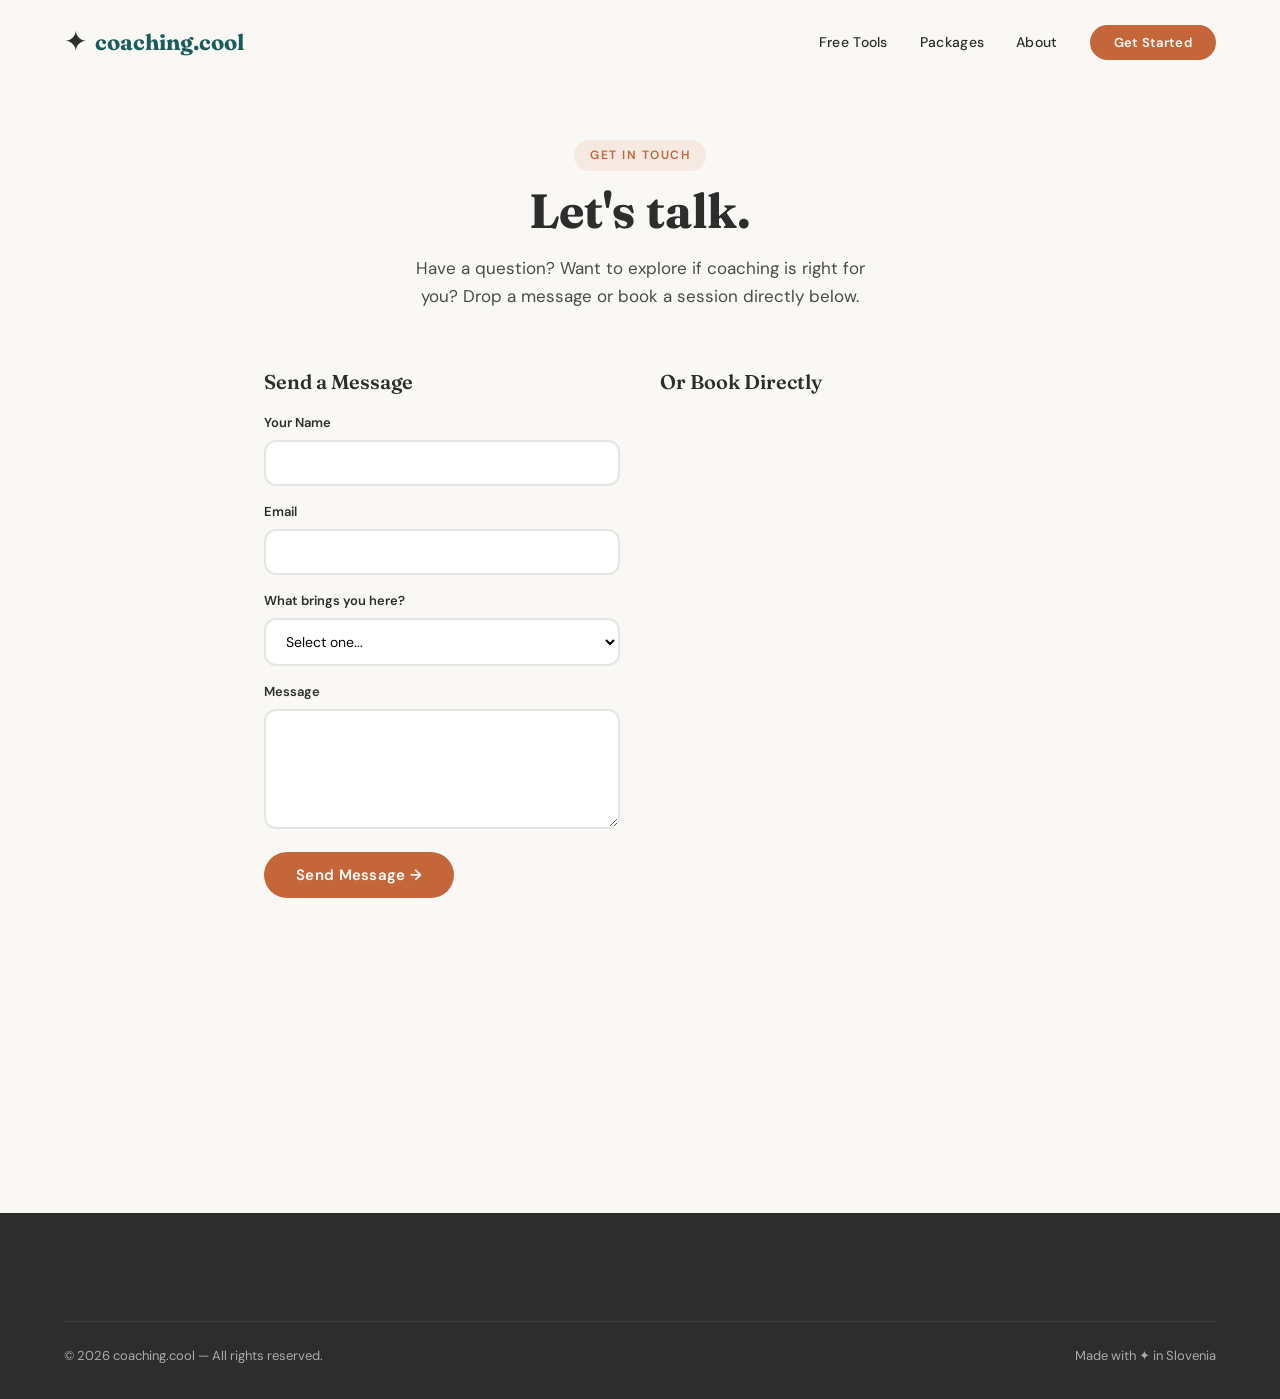
<file: contact.html>
<!DOCTYPE html>
<html lang="en">
<head>
  <meta charset="UTF-8">
  <meta name="viewport" content="width=device-width, initial-scale=1.0">
  <title>Contact — coaching.cool</title>
  <meta name="description" content="Get in touch, ask a question, or book your first coaching session.">
  <link rel="stylesheet" href="css/style.css">
</head>
<body>
<nav class="nav scrolled"><div class="nav-inner"><a href="/" class="nav-logo"><span class="nav-logo-icon">✦</span><span class="nav-logo-text">coaching.cool</span></a><div class="nav-links"><a href="/#tools" class="nav-link">Free Tools</a><a href="pricing.html" class="nav-link">Packages</a><a href="about.html" class="nav-link">About</a><a href="pricing.html" class="btn btn-coral btn-sm">Get Started</a></div><button class="nav-toggle" aria-label="Menu"><svg width="24" height="24" viewBox="0 0 24 24" fill="none" stroke="currentColor" stroke-width="2"><path d="M3 6h18"/><path d="M3 12h18"/><path d="M3 18h18"/></svg></button></div></nav>
<div class="nav-mobile"><button class="nav-mobile-close" aria-label="Close"><svg width="28" height="28" viewBox="0 0 24 24" fill="none" stroke="currentColor" stroke-width="2"><path d="M6 6l12 12M6 18L18 6"/></svg></button><a href="/#tools">Free Tools</a><a href="pricing.html">Packages</a><a href="about.html">About</a><a href="pricing.html" class="btn btn-coral">Get Started</a></div>

<section class="section" style="padding-top:140px">
  <div class="container" style="max-width:800px">
    <div class="text-center fade-up mb-60">
      <span class="badge badge-coral mb-12">Get in Touch</span>
      <h1 style="font-size:clamp(32px,5vw,48px);margin-bottom:16px">Let's talk.</h1>
      <p class="text-muted" style="font-size:17px;max-width:480px;margin:0 auto">Have a question? Want to explore if coaching is right for you? Drop a message or book a session directly below.</p>
    </div>

    <div class="grid grid-2 fade-up" style="gap:40px">
      <!-- Contact form -->
      <div>
        <h3 class="mb-20" style="font-size:20px">Send a Message</h3>
        <form id="contact-form" style="display:flex;flex-direction:column;gap:16px">
          <div>
            <label style="font-size:13px;font-weight:600;display:block;margin-bottom:6px">Your Name</label>
            <input type="text" class="input" style="width:100%;border-radius:12px" required>
          </div>
          <div>
            <label style="font-size:13px;font-weight:600;display:block;margin-bottom:6px">Email</label>
            <input type="email" class="input" style="width:100%;border-radius:12px" required>
          </div>
          <div>
            <label style="font-size:13px;font-weight:600;display:block;margin-bottom:6px">What brings you here?</label>
            <select class="input" style="width:100%;border-radius:12px;cursor:pointer">
              <option value="">Select one...</option>
              <option>I want to learn more about coaching</option>
              <option>I'd like to book an orientation session</option>
              <option>Team coaching inquiry</option>
              <option>Partnership / collaboration</option>
              <option>Other</option>
            </select>
          </div>
          <div>
            <label style="font-size:13px;font-weight:600;display:block;margin-bottom:6px">Message</label>
            <textarea class="input" style="width:100%;border-radius:12px;min-height:120px;resize:vertical;font-family:var(--font-body)"></textarea>
          </div>
          <button type="submit" class="btn btn-coral" style="align-self:flex-start">Send Message →</button>
        </form>
      </div>

      <!-- Calendly embed -->
      <div>
        <h3 class="mb-20" style="font-size:20px">Or Book Directly</h3>
        <div class="calendly-inline-widget" data-url="https://calendly.com/robert-zevnik/session-45-min" style="min-width:320px;height:700px;"></div>
        <script type="text/javascript" src="https://assets.calendly.com/assets/external/widget.js" async></script>
      </div>
    </div>
  </div>
</section>

<footer class="footer"><div class="container"><div class="footer-bottom"><span>© 2026 coaching.cool — All rights reserved.</span><span>Made with ✦ in Slovenia</span></div></div></footer>
<script src="js/main.js"></script>
<script>
document.getElementById('contact-form')?.addEventListener('submit', (e) => {
  e.preventDefault();
  alert('Form submitted! (Connect to your preferred form handler: Formspree, Tally, or Kit.)');
});
</script>
</body>
</html>
</file>
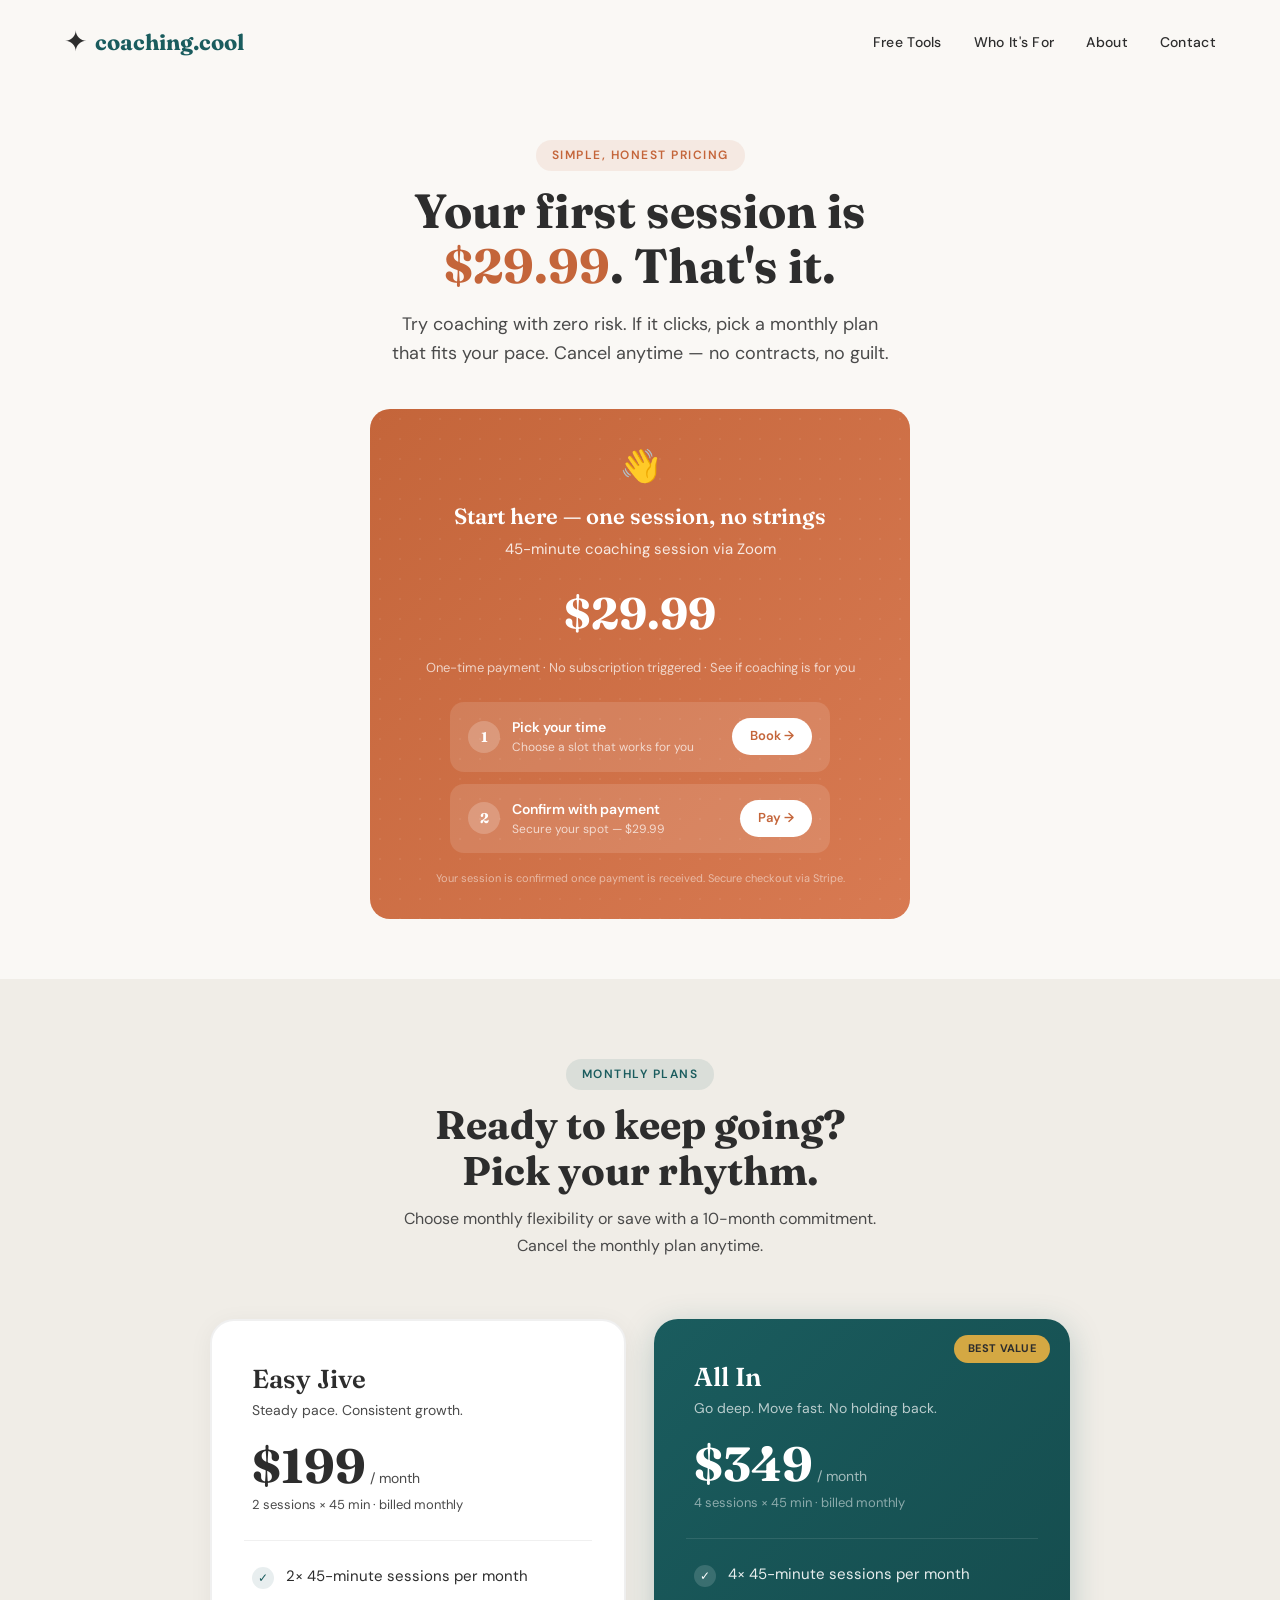
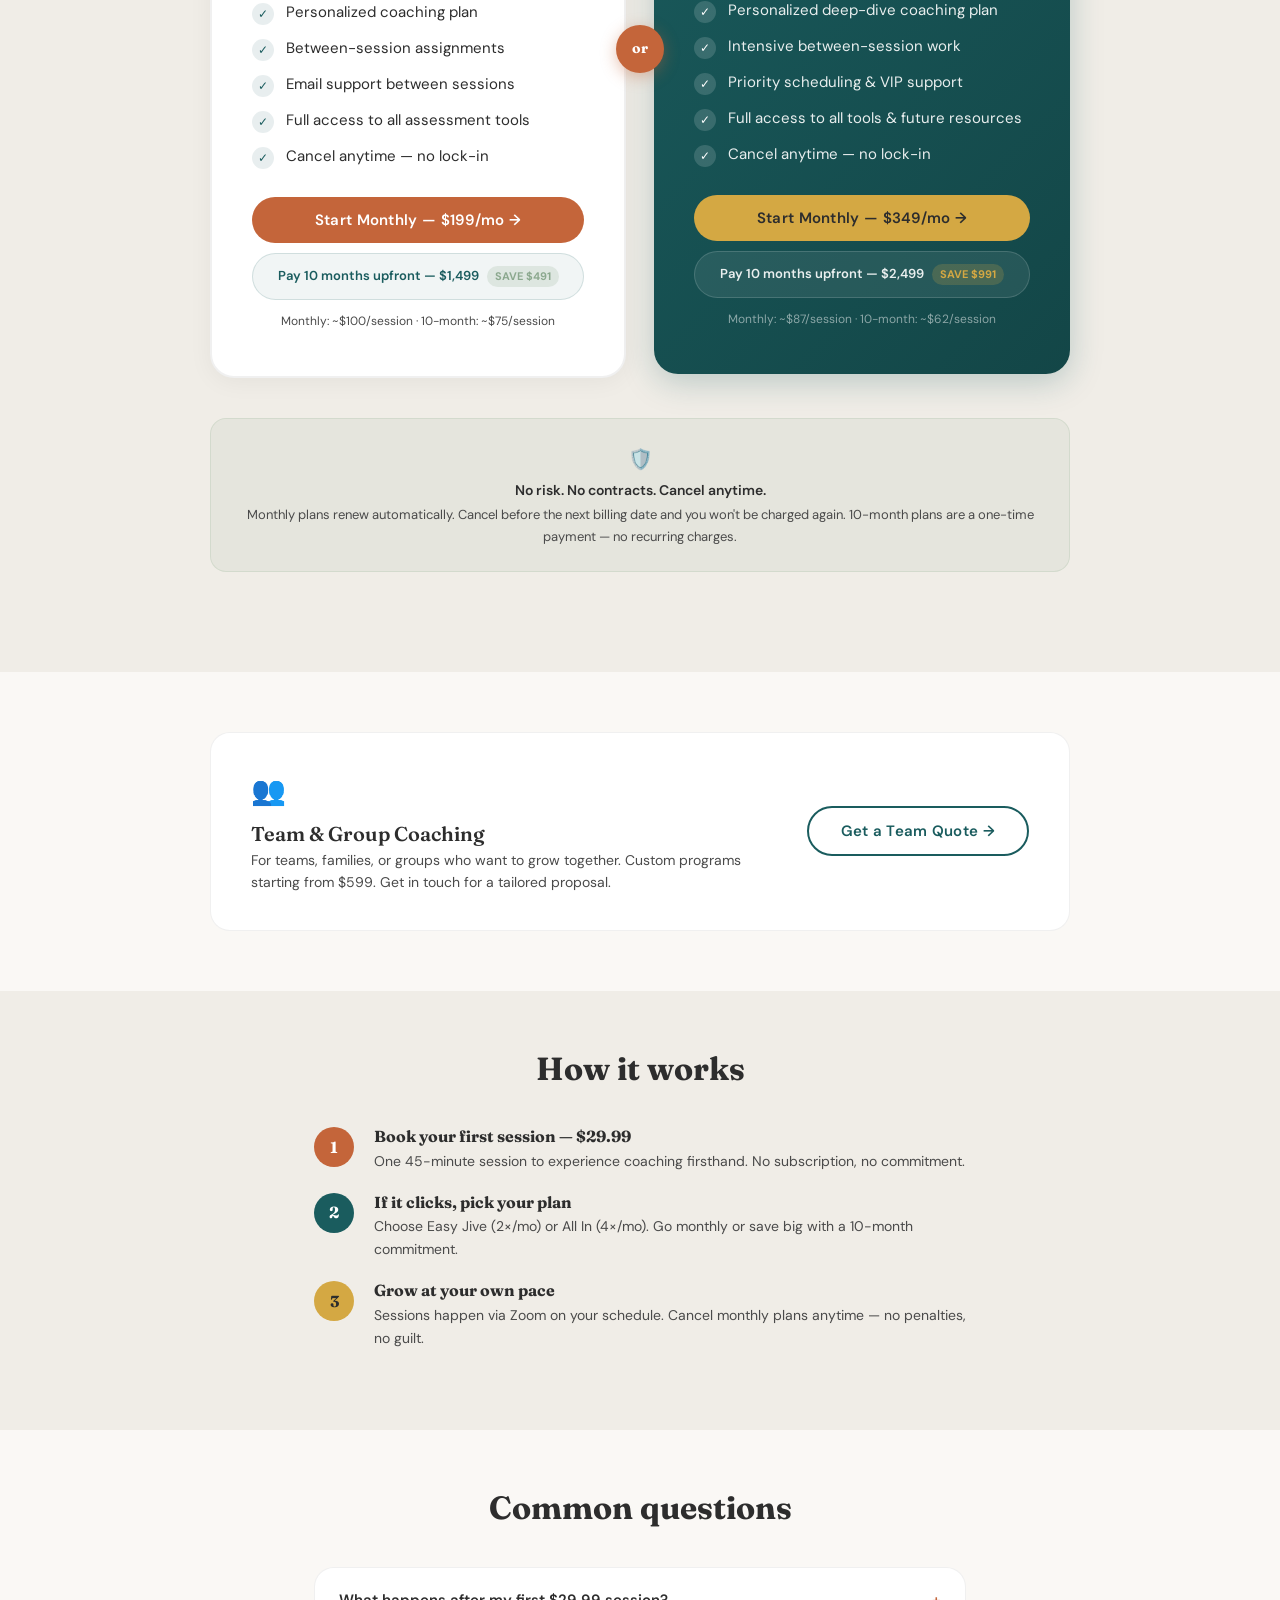
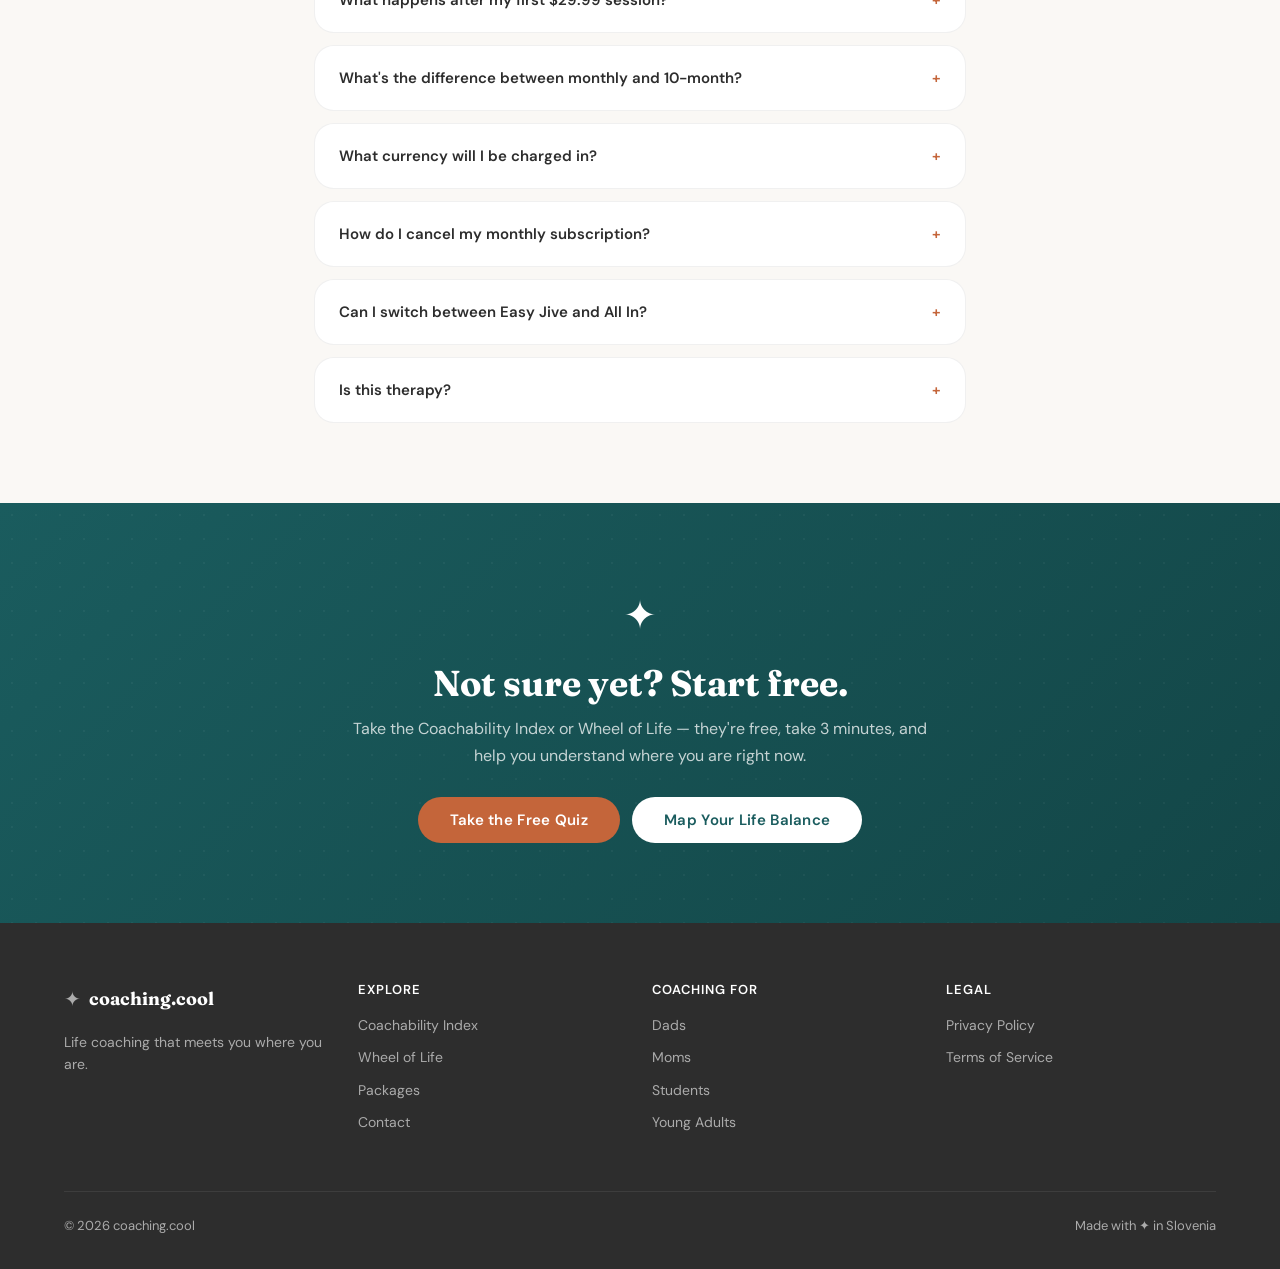
<file: pricing.html>
<!DOCTYPE html>
<html lang="en">
<head>
  <meta charset="UTF-8">
  <meta name="viewport" content="width=device-width, initial-scale=1.0">
  <title>Packages & Pricing — coaching.cool</title>
  <meta name="description" content="Start your coaching journey for just $29.99. Flexible monthly plans with 45-minute sessions. Cancel anytime.">
  <link rel="stylesheet" href="css/style.css">
  <link href="https://assets.calendly.com/assets/external/widget.css" rel="stylesheet">
  <style>
    .pricing-grid { display: grid; grid-template-columns: 1fr 1fr; gap: 28px; max-width: 860px; margin: 0 auto; align-items: start; }
    @media (max-width: 768px) { .pricing-grid { grid-template-columns: 1fr; } }
    .pricing-hero-card { border-radius: 24px; padding: 44px 40px; position: relative; overflow: hidden; transition: transform 0.3s ease, box-shadow 0.3s ease; }
    .pricing-hero-card:hover { transform: translateY(-4px); }
    .pricing-hero-card.card-light { background: var(--white); border: 2px solid rgba(0,0,0,0.06); box-shadow: 0 4px 24px rgba(0,0,0,0.05); }
    .pricing-hero-card.card-light:hover { box-shadow: 0 12px 40px rgba(0,0,0,0.1); }
    .pricing-hero-card.card-dark { background: linear-gradient(135deg, var(--teal), var(--teal-dark)); color: var(--white); box-shadow: 0 8px 32px rgba(26,92,94,0.25); }
    .pricing-hero-card.card-dark:hover { box-shadow: 0 16px 48px rgba(26,92,94,0.3); }
    .hook-price { display: inline-flex; align-items: center; gap: 8px; background: rgba(196,101,58,0.1); padding: 8px 18px; border-radius: 50px; margin-bottom: 20px; }
    .hook-price-dark { background: rgba(212,168,67,0.2); }
    .price-big { font-family: var(--font-display); font-size: 48px; font-weight: 700; line-height: 1; }
    .feature-row { display: flex; align-items: flex-start; gap: 12px; margin-bottom: 12px; font-size: 15px; line-height: 1.5; }
    .feature-icon { flex-shrink: 0; width: 22px; height: 22px; border-radius: 50%; display: flex; align-items: center; justify-content: center; font-size: 12px; margin-top: 2px; }
    .feature-icon-teal { background: rgba(26,92,94,0.1); color: var(--teal); }
    .feature-icon-white { background: rgba(255,255,255,0.15); color: var(--white); }
    .vs-badge { position: absolute; top: 50%; left: 50%; transform: translate(-50%, -50%); background: var(--coral); color: white; width: 48px; height: 48px; border-radius: 50%; display: flex; align-items: center; justify-content: center; font-family: var(--font-display); font-weight: 700; font-size: 14px; box-shadow: 0 4px 16px rgba(196,101,58,0.4); z-index: 2; }
    @media (max-width: 768px) { .vs-badge { display: none; } }
    .btn-group { display: flex; flex-direction: column; gap: 10px; margin-top: 28px; }
    .btn-secondary { display: flex; align-items: center; justify-content: center; gap: 8px; width: 100%; padding: 12px 24px; border-radius: 50px; font-family: var(--font-body); font-weight: 600; font-size: 13px; cursor: pointer; transition: all 0.3s ease; text-decoration: none; text-align: center; }
    .btn-secondary:hover { transform: translateY(-1px); }
    .btn-secondary-light { background: rgba(26,92,94,0.06); color: var(--teal); border: 1.5px solid rgba(26,92,94,0.15); }
    .btn-secondary-light:hover { background: rgba(26,92,94,0.1); }
    .btn-secondary-dark { background: rgba(255,255,255,0.08); color: rgba(255,255,255,0.9); border: 1.5px solid rgba(255,255,255,0.15); }
    .btn-secondary-dark:hover { background: rgba(255,255,255,0.14); }
    .save-tag { display: inline-block; background: rgba(139,168,142,0.2); color: var(--sage); font-size: 11px; font-weight: 700; padding: 2px 8px; border-radius: 50px; }
    .save-tag-dark { background: rgba(212,168,67,0.2); color: var(--amber); }
    .team-card { max-width: 860px; margin: 0 auto; background: var(--white); border-radius: 20px; padding: 36px 40px; border: 1px solid rgba(0,0,0,0.06); display: flex; align-items: center; justify-content: space-between; gap: 32px; flex-wrap: wrap; }
    .guarantee-strip { max-width: 860px; margin: 0 auto; text-align: center; padding: 24px; border-radius: 16px; background: rgba(139,168,142,0.1); border: 1px solid rgba(139,168,142,0.2); }
  </style>
</head>
<body>

<nav class="nav scrolled"><div class="nav-inner"><a href="/" class="nav-logo"><span class="nav-logo-icon">✦</span><span class="nav-logo-text">coaching.cool</span></a><div class="nav-links"><a href="/#tools" class="nav-link">Free Tools</a><a href="/#audiences" class="nav-link">Who It's For</a><a href="about.html" class="nav-link">About</a><a href="contact.html" class="nav-link">Contact</a></div><button class="nav-toggle" aria-label="Menu"><svg width="24" height="24" viewBox="0 0 24 24" fill="none" stroke="currentColor" stroke-width="2"><path d="M3 6h18"/><path d="M3 12h18"/><path d="M3 18h18"/></svg></button></div></nav>
<div class="nav-mobile"><button class="nav-mobile-close" aria-label="Close"><svg width="28" height="28" viewBox="0 0 24 24" fill="none" stroke="currentColor" stroke-width="2"><path d="M6 6l12 12M6 18L18 6"/></svg></button><a href="/#tools">Free Tools</a><a href="/#audiences">Who It's For</a><a href="about.html">About</a><a href="contact.html">Contact</a></div>

<!-- Hero -->
<section class="section" style="padding-top:140px;padding-bottom:40px">
  <div class="container">
    <div class="text-center fade-up" style="max-width:640px;margin:0 auto">
      <span class="badge badge-coral mb-12">Simple, honest pricing</span>
      <h1 style="font-size:clamp(32px,5vw,48px);margin-bottom:16px">Your first session is<br><span class="text-coral">$29.99</span>. That's it.</h1>
      <p class="text-muted" style="font-size:18px;max-width:500px;margin:0 auto;line-height:1.65">Try coaching with zero risk. If it clicks, pick a monthly plan that fits your pace. Cancel anytime — no contracts, no guilt.</p>
    </div>
  </div>
</section>

<!-- First Session Hook -->
<section style="padding:0 0 60px">
  <div class="container">
    <div class="fade-up" style="max-width:540px;margin:0 auto">
      <div style="background:linear-gradient(135deg,var(--coral),var(--coral-light));border-radius:20px;padding:32px 36px;text-align:center;color:white;position:relative;overflow:hidden">
        <div style="position:absolute;inset:0;opacity:0.06;background-image:radial-gradient(circle,white 1px,transparent 1px);background-size:20px 20px"></div>
        <div style="position:relative">
          <span style="font-size:32px;display:block;margin-bottom:12px">👋</span>
          <h3 style="font-family:var(--font-display);font-size:22px;color:white;margin-bottom:8px">Start here — one session, no strings</h3>
          <p style="font-size:15px;color:rgba(255,255,255,0.85);margin-bottom:4px">45-minute coaching session via Zoom</p>
          <div style="font-family:var(--font-display);font-size:44px;font-weight:700;margin:16px 0 8px">$29.99</div>
          <p style="font-size:13px;color:rgba(255,255,255,0.7);margin-bottom:24px">One-time payment · No subscription triggered · See if coaching is for you</p>

          <!-- Two-step booking flow -->
          <div style="display:flex;flex-direction:column;gap:12px;max-width:380px;margin:0 auto">
            <div style="display:flex;align-items:center;gap:12px;background:rgba(255,255,255,0.12);border-radius:14px;padding:14px 18px;text-align:left">
              <div style="width:32px;height:32px;border-radius:50%;background:rgba(255,255,255,0.2);display:flex;align-items:center;justify-content:center;font-family:var(--font-display);font-weight:700;font-size:14px;flex-shrink:0">1</div>
              <div style="flex:1">
                <div style="font-size:14px;font-weight:600">Pick your time</div>
                <div style="font-size:12px;color:rgba(255,255,255,0.7)">Choose a slot that works for you</div>
              </div>
              <a href="" onclick="Calendly.initPopupWidget({url:'https://calendly.com/robert-zevnik/session-45-min'});return false;" style="background:white;color:var(--coral);padding:8px 18px;border-radius:50px;font-size:13px;font-weight:600;text-decoration:none;white-space:nowrap;transition:transform 0.2s" onmouseenter="this.style.transform='translateY(-1px)'" onmouseleave="this.style.transform=''">Book →</a>
            </div>
            <div style="display:flex;align-items:center;gap:12px;background:rgba(255,255,255,0.12);border-radius:14px;padding:14px 18px;text-align:left">
              <div style="width:32px;height:32px;border-radius:50%;background:rgba(255,255,255,0.2);display:flex;align-items:center;justify-content:center;font-family:var(--font-display);font-weight:700;font-size:14px;flex-shrink:0">2</div>
              <div style="flex:1">
                <div style="font-size:14px;font-weight:600">Confirm with payment</div>
                <div style="font-size:12px;color:rgba(255,255,255,0.7)">Secure your spot — $29.99</div>
              </div>
              <a href="https://buy.stripe.com/14A9ATgWrbKQflI4zr0co04" style="background:white;color:var(--coral);padding:8px 18px;border-radius:50px;font-size:13px;font-weight:600;text-decoration:none;white-space:nowrap;transition:transform 0.2s" onmouseenter="this.style.transform='translateY(-1px)'" onmouseleave="this.style.transform=''">Pay →</a>
            </div>
          </div>
          <p style="font-size:11px;color:rgba(255,255,255,0.5);margin-top:16px">Your session is confirmed once payment is received. Secure checkout via Stripe.</p>
        </div>
      </div>
    </div>
  </div>
</section>

<!-- Monthly Plans -->
<section class="section section-cream-dark" style="padding-top:80px">
  <div class="container">
    <div class="text-center fade-up mb-60">
      <span class="badge badge-teal mb-12">Monthly plans</span>
      <h2 style="font-size:clamp(28px,4vw,40px);margin-bottom:12px">Ready to keep going?<br>Pick your rhythm.</h2>
      <p class="text-muted" style="font-size:16px;max-width:480px;margin:0 auto">Choose monthly flexibility or save with a 10-month commitment. Cancel the monthly plan anytime.</p>
    </div>

    <div class="pricing-grid fade-up" style="position:relative">
      <div class="vs-badge">or</div>

      <!-- Easy Jive -->
      <div class="pricing-hero-card card-light">
        <h3 style="font-family:var(--font-display);font-size:26px;margin-bottom:4px">Easy Jive</h3>
        <p class="text-muted" style="font-size:14px;margin-bottom:20px">Steady pace. Consistent growth.</p>
        <div style="margin-bottom:24px">
          <span class="price-big">$199</span>
          <span style="font-size:14px;color:var(--charcoal-light)">/ month</span>
          <div style="font-size:13px;color:var(--charcoal-light);margin-top:4px">2 sessions × 45 min · billed monthly</div>
        </div>
        <div style="height:1px;background:rgba(0,0,0,0.06);margin:0 -8px 24px"></div>
        <div class="feature-row"><span class="feature-icon feature-icon-teal">✓</span> 2× 45-minute sessions per month</div>
        <div class="feature-row"><span class="feature-icon feature-icon-teal">✓</span> Personalized coaching plan</div>
        <div class="feature-row"><span class="feature-icon feature-icon-teal">✓</span> Between-session assignments</div>
        <div class="feature-row"><span class="feature-icon feature-icon-teal">✓</span> Email support between sessions</div>
        <div class="feature-row"><span class="feature-icon feature-icon-teal">✓</span> Full access to all assessment tools</div>
        <div class="feature-row"><span class="feature-icon feature-icon-teal">✓</span> Cancel anytime — no lock-in</div>

        <div class="btn-group">
          <a href="https://buy.stripe.com/fZu9AT6hN4ioflI6Hz0co02" class="btn btn-coral btn-full" style="font-size:15px;padding:14px 28px">Start Monthly — $199/mo →</a>
          <a href="https://buy.stripe.com/4gMaEXcGbg16ddA9TL0co03" class="btn-secondary btn-secondary-light">
            Pay 10 months upfront — $1,499 <span class="save-tag">SAVE $491</span>
          </a>
        </div>
        <p style="font-size:12px;color:var(--charcoal-light);text-align:center;margin-top:12px">Monthly: ~$100/session · 10-month: ~$75/session</p>
      </div>

      <!-- All In -->
      <div class="pricing-hero-card card-dark">
        <div style="position:absolute;top:16px;right:20px;background:var(--amber);color:var(--charcoal);font-size:11px;font-weight:700;padding:5px 14px;border-radius:50px;letter-spacing:0.3px">BEST VALUE</div>
        <h3 style="font-family:var(--font-display);font-size:26px;color:white;margin-bottom:4px">All In</h3>
        <p style="font-size:14px;color:rgba(255,255,255,0.7);margin-bottom:20px">Go deep. Move fast. No holding back.</p>
        <div style="margin-bottom:24px">
          <span class="price-big" style="color:white">$349</span>
          <span style="font-size:14px;color:rgba(255,255,255,0.6)">/ month</span>
          <div style="font-size:13px;color:rgba(255,255,255,0.5);margin-top:4px">4 sessions × 45 min · billed monthly</div>
        </div>
        <div style="height:1px;background:rgba(255,255,255,0.1);margin:0 -8px 24px"></div>
        <div class="feature-row" style="color:rgba(255,255,255,0.9)"><span class="feature-icon feature-icon-white">✓</span> 4× 45-minute sessions per month</div>
        <div class="feature-row" style="color:rgba(255,255,255,0.9)"><span class="feature-icon feature-icon-white">✓</span> Personalized deep-dive coaching plan</div>
        <div class="feature-row" style="color:rgba(255,255,255,0.9)"><span class="feature-icon feature-icon-white">✓</span> Intensive between-session work</div>
        <div class="feature-row" style="color:rgba(255,255,255,0.9)"><span class="feature-icon feature-icon-white">✓</span> Priority scheduling & VIP support</div>
        <div class="feature-row" style="color:rgba(255,255,255,0.9)"><span class="feature-icon feature-icon-white">✓</span> Full access to all tools & future resources</div>
        <div class="feature-row" style="color:rgba(255,255,255,0.9)"><span class="feature-icon feature-icon-white">✓</span> Cancel anytime — no lock-in</div>

        <div class="btn-group">
          <a href="https://buy.stripe.com/aFa7sL7lRaGM8Xk6Hz0co01" class="btn btn-amber btn-full" style="font-size:15px;padding:14px 28px">Start Monthly — $349/mo →</a>
          <a href="https://buy.stripe.com/5kQ8wP5dJdSYehEgi90co00" class="btn-secondary btn-secondary-dark">
            Pay 10 months upfront — $2,499 <span class="save-tag save-tag-dark">SAVE $991</span>
          </a>
        </div>
        <p style="font-size:12px;color:rgba(255,255,255,0.5);text-align:center;margin-top:12px">Monthly: ~$87/session · 10-month: ~$62/session</p>
      </div>
    </div>

    <!-- Guarantee -->
    <div class="fade-up" style="margin-top:40px">
      <div class="guarantee-strip">
        <span style="font-size:20px">🛡️</span>
        <p style="font-size:14px;font-weight:600;color:var(--charcoal);margin-top:4px">No risk. No contracts. Cancel anytime.</p>
        <p style="font-size:13px;color:var(--charcoal-light);margin-top:2px">Monthly plans renew automatically. Cancel before the next billing date and you won't be charged again. 10-month plans are a one-time payment — no recurring charges.</p>
      </div>
    </div>
  </div>
</section>

<!-- Team -->
<section class="section section-cream" style="padding-top:60px;padding-bottom:60px">
  <div class="container">
    <div class="team-card fade-up">
      <div style="flex:1;min-width:240px">
        <span style="font-size:28px;display:block;margin-bottom:8px">👥</span>
        <h3 style="font-size:20px;margin-bottom:4px">Team & Group Coaching</h3>
        <p class="text-muted" style="font-size:14px;line-height:1.6">For teams, families, or groups who want to grow together. Custom programs starting from $599. Get in touch for a tailored proposal.</p>
      </div>
      <a href="contact.html" class="btn btn-outline" style="white-space:nowrap">Get a Team Quote →</a>
    </div>
  </div>
</section>

<!-- How it works -->
<section class="section section-cream-dark" style="padding-top:60px;padding-bottom:80px">
  <div class="container" style="max-width:700px">
    <h2 class="text-center fade-up mb-40" style="font-size:clamp(24px,3.5vw,32px)">How it works</h2>
    <div class="fade-up" style="display:flex;flex-direction:column;gap:20px">
      <div style="display:flex;gap:20px;align-items:flex-start">
        <div style="width:40px;height:40px;border-radius:50%;background:var(--coral);color:white;display:flex;align-items:center;justify-content:center;font-family:var(--font-display);font-weight:700;font-size:16px;flex-shrink:0">1</div>
        <div><h4 style="font-size:16px;margin-bottom:4px">Book your first session — $29.99</h4><p class="text-muted" style="font-size:14px">One 45-minute session to experience coaching firsthand. No subscription, no commitment.</p></div>
      </div>
      <div style="display:flex;gap:20px;align-items:flex-start">
        <div style="width:40px;height:40px;border-radius:50%;background:var(--teal);color:white;display:flex;align-items:center;justify-content:center;font-family:var(--font-display);font-weight:700;font-size:16px;flex-shrink:0">2</div>
        <div><h4 style="font-size:16px;margin-bottom:4px">If it clicks, pick your plan</h4><p class="text-muted" style="font-size:14px">Choose Easy Jive (2×/mo) or All In (4×/mo). Go monthly or save big with a 10-month commitment.</p></div>
      </div>
      <div style="display:flex;gap:20px;align-items:flex-start">
        <div style="width:40px;height:40px;border-radius:50%;background:var(--amber);color:var(--charcoal);display:flex;align-items:center;justify-content:center;font-family:var(--font-display);font-weight:700;font-size:16px;flex-shrink:0">3</div>
        <div><h4 style="font-size:16px;margin-bottom:4px">Grow at your own pace</h4><p class="text-muted" style="font-size:14px">Sessions happen via Zoom on your schedule. Cancel monthly plans anytime — no penalties, no guilt.</p></div>
      </div>
    </div>
  </div>
</section>

<!-- FAQ -->
<section class="section section-cream" style="padding-top:60px;padding-bottom:80px">
  <div class="container" style="max-width:700px">
    <h2 class="text-center fade-up mb-40" style="font-size:clamp(24px,3.5vw,32px)">Common questions</h2>
    <div class="fade-up" style="display:flex;flex-direction:column;gap:12px">
      <details class="card card-flat" style="padding:20px 24px;border:1px solid rgba(0,0,0,0.06);cursor:pointer;box-shadow:none">
        <summary style="font-weight:600;font-size:15px;list-style:none;display:flex;justify-content:space-between;align-items:center">What happens after my first $29.99 session? <span style="color:var(--coral)">+</span></summary>
        <p class="text-muted" style="margin-top:12px;font-size:14px;line-height:1.6">Nothing automatic. After your first session, you decide if you want to continue. If you do, pick either Easy Jive or All In. No pressure, no auto-billing surprises.</p>
      </details>
      <details class="card card-flat" style="padding:20px 24px;border:1px solid rgba(0,0,0,0.06);cursor:pointer;box-shadow:none">
        <summary style="font-weight:600;font-size:15px;list-style:none;display:flex;justify-content:space-between;align-items:center">What's the difference between monthly and 10-month? <span style="color:var(--coral)">+</span></summary>
        <p class="text-muted" style="margin-top:12px;font-size:14px;line-height:1.6">Monthly plans bill every month and you can cancel anytime. The 10-month option is a one-time upfront payment that saves you up to $991 — it's the best per-session value if you're committed to the journey.</p>
      </details>
      <details class="card card-flat" style="padding:20px 24px;border:1px solid rgba(0,0,0,0.06);cursor:pointer;box-shadow:none">
        <summary style="font-weight:600;font-size:15px;list-style:none;display:flex;justify-content:space-between;align-items:center">What currency will I be charged in? <span style="color:var(--coral)">+</span></summary>
        <p class="text-muted" style="margin-top:12px;font-size:14px;line-height:1.6">Prices are listed in USD. Stripe automatically converts to your local currency at checkout, so you'll see the amount in EUR, GBP, or whatever your card uses.</p>
      </details>
      <details class="card card-flat" style="padding:20px 24px;border:1px solid rgba(0,0,0,0.06);cursor:pointer;box-shadow:none">
        <summary style="font-weight:600;font-size:15px;list-style:none;display:flex;justify-content:space-between;align-items:center">How do I cancel my monthly subscription? <span style="color:var(--coral)">+</span></summary>
        <p class="text-muted" style="margin-top:12px;font-size:14px;line-height:1.6">Just send me a message or email. I'll cancel it immediately — no questions asked, no retention tricks. You can also manage it through the Stripe customer portal.</p>
      </details>
      <details class="card card-flat" style="padding:20px 24px;border:1px solid rgba(0,0,0,0.06);cursor:pointer;box-shadow:none">
        <summary style="font-weight:600;font-size:15px;list-style:none;display:flex;justify-content:space-between;align-items:center">Can I switch between Easy Jive and All In? <span style="color:var(--coral)">+</span></summary>
        <p class="text-muted" style="margin-top:12px;font-size:14px;line-height:1.6">Absolutely. Upgrade or downgrade anytime. The change takes effect on your next billing cycle.</p>
      </details>
      <details class="card card-flat" style="padding:20px 24px;border:1px solid rgba(0,0,0,0.06);cursor:pointer;box-shadow:none">
        <summary style="font-weight:600;font-size:15px;list-style:none;display:flex;justify-content:space-between;align-items:center">Is this therapy? <span style="color:var(--coral)">+</span></summary>
        <p class="text-muted" style="margin-top:12px;font-size:14px;line-height:1.6">No. Coaching is forward-focused — we work on where you want to go, not diagnose where you've been. If therapy is more appropriate, I'll tell you honestly.</p>
      </details>
    </div>
  </div>
</section>

<!-- Not sure CTA -->
<section class="section section-teal" style="text-align:center;position:relative;overflow:hidden;padding:80px 0">
  <div style="position:absolute;inset:0;opacity:0.04;background-image:radial-gradient(circle,white 1px,transparent 1px);background-size:24px 24px"></div>
  <div class="container-narrow" style="position:relative">
    <div class="fade-up">
      <span style="font-size:40px;display:block;margin-bottom:16px">✦</span>
      <h2 style="color:white;font-size:clamp(24px,4vw,36px);margin-bottom:12px">Not sure yet? Start free.</h2>
      <p style="font-size:16px;color:rgba(255,255,255,0.75);margin-bottom:28px">Take the Coachability Index or Wheel of Life — they're free, take 3 minutes, and help you understand where you are right now.</p>
      <div class="flex flex-center flex-wrap gap-12">
        <a href="coachability-index.html" class="btn btn-coral">Take the Free Quiz</a>
        <a href="wheel-of-life.html" class="btn btn-white">Map Your Life Balance</a>
      </div>
    </div>
  </div>
</section>

<footer class="footer"><div class="container"><div class="grid grid-4"><div><div class="flex" style="align-items:center;gap:8px;margin-bottom:16px"><span style="font-size:20px">✦</span><span style="font-family:var(--font-display);font-size:18px;font-weight:700;color:white">coaching.cool</span></div><p style="font-size:14px;line-height:1.6">Life coaching that meets you where you are.</p></div><div><h4>EXPLORE</h4><a href="coachability-index.html">Coachability Index</a><a href="wheel-of-life.html">Wheel of Life</a><a href="pricing.html">Packages</a><a href="contact.html">Contact</a></div><div><h4>COACHING FOR</h4><a href="coaching-dads.html">Dads</a><a href="coaching-moms.html">Moms</a><a href="coaching-students.html">Students</a><a href="coaching-youngsters.html">Young Adults</a></div><div><h4>LEGAL</h4><a href="privacy.html">Privacy Policy</a><a href="terms.html">Terms of Service</a></div></div><div class="footer-bottom"><span>© 2026 coaching.cool</span><span>Made with ✦ in Slovenia</span></div></div></footer>

<script src="https://assets.calendly.com/assets/external/widget.js" async></script>
<script src="js/main.js"></script>
</body>
</html>
</file>
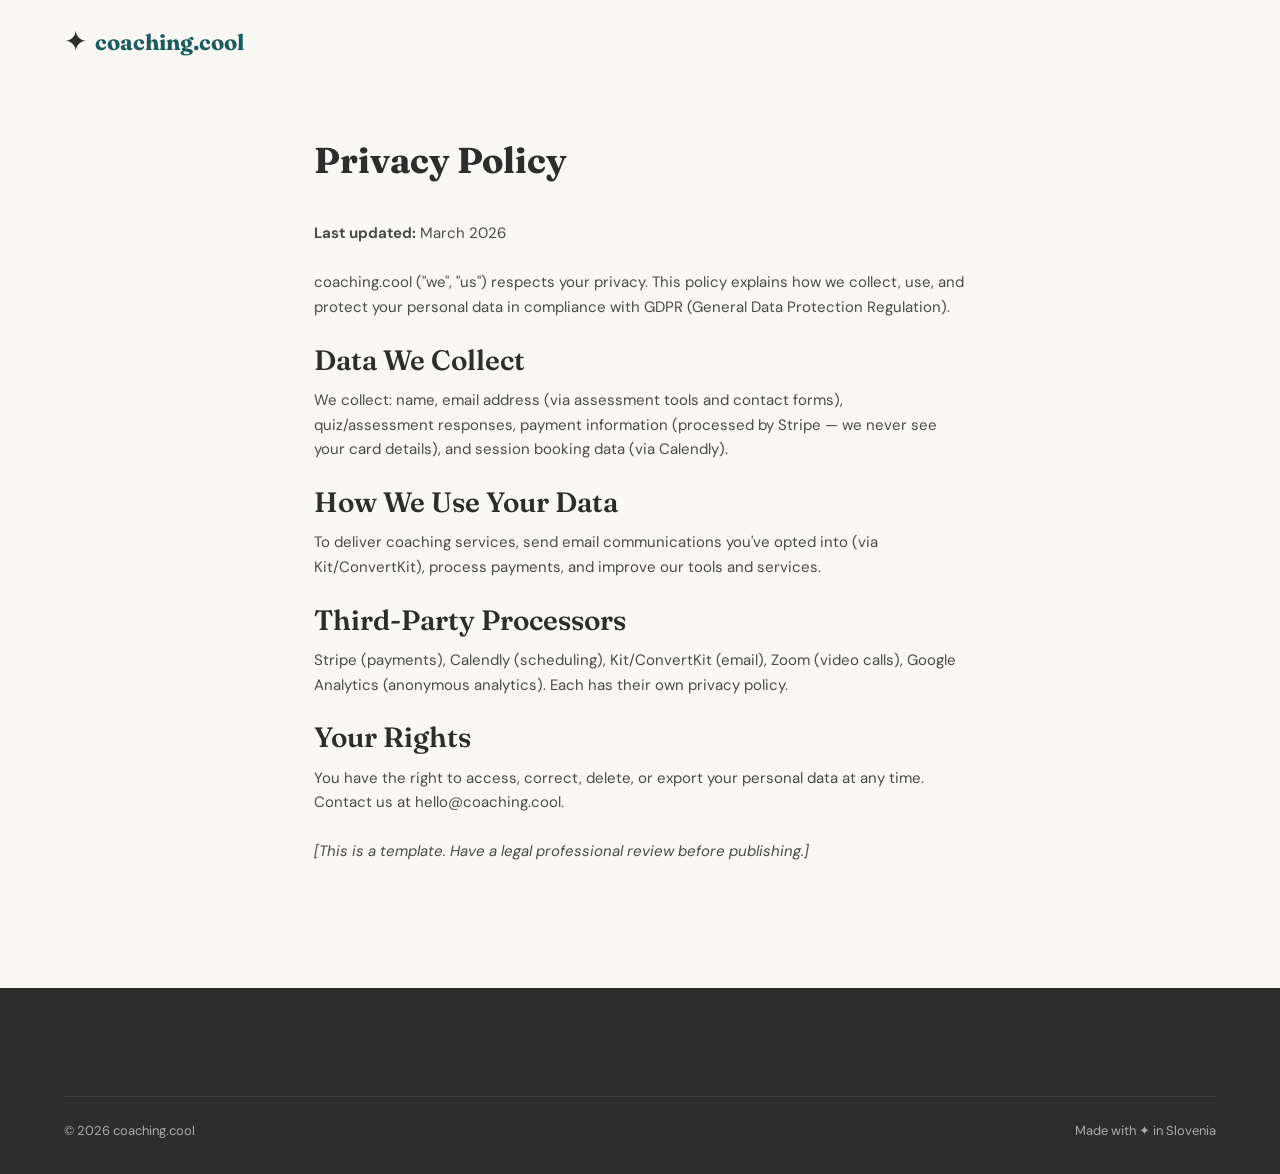
<file: privacy.html>
<!DOCTYPE html><html lang="en"><head><meta charset="UTF-8"><meta name="viewport" content="width=device-width, initial-scale=1.0"><title>Privacy Policy — coaching.cool</title><link rel="stylesheet" href="css/style.css"></head><body>
<nav class="nav scrolled"><div class="nav-inner"><a href="/" class="nav-logo"><span class="nav-logo-icon">✦</span><span class="nav-logo-text">coaching.cool</span></a></div></nav>
<section class="section" style="padding-top:140px"><div class="container" style="max-width:700px"><h1 class="mb-40" style="font-size:36px">Privacy Policy</h1><div style="font-size:15px;line-height:1.8;color:var(--charcoal-light)"><p class="mb-24"><strong>Last updated:</strong> March 2026</p><p class="mb-24">coaching.cool ("we", "us") respects your privacy. This policy explains how we collect, use, and protect your personal data in compliance with GDPR (General Data Protection Regulation).</p><h3 class="mb-12" style="color:var(--charcoal)">Data We Collect</h3><p class="mb-24">We collect: name, email address (via assessment tools and contact forms), quiz/assessment responses, payment information (processed by Stripe — we never see your card details), and session booking data (via Calendly).</p><h3 class="mb-12" style="color:var(--charcoal)">How We Use Your Data</h3><p class="mb-24">To deliver coaching services, send email communications you've opted into (via Kit/ConvertKit), process payments, and improve our tools and services.</p><h3 class="mb-12" style="color:var(--charcoal)">Third-Party Processors</h3><p class="mb-24">Stripe (payments), Calendly (scheduling), Kit/ConvertKit (email), Zoom (video calls), Google Analytics (anonymous analytics). Each has their own privacy policy.</p><h3 class="mb-12" style="color:var(--charcoal)">Your Rights</h3><p class="mb-24">You have the right to access, correct, delete, or export your personal data at any time. Contact us at hello@coaching.cool.</p><p class="mb-24"><em>[This is a template. Have a legal professional review before publishing.]</em></p></div></div></section>
<footer class="footer"><div class="container"><div class="footer-bottom"><span>© 2026 coaching.cool</span><span>Made with ✦ in Slovenia</span></div></div></footer><script src="js/main.js"></script></body></html>
</file>
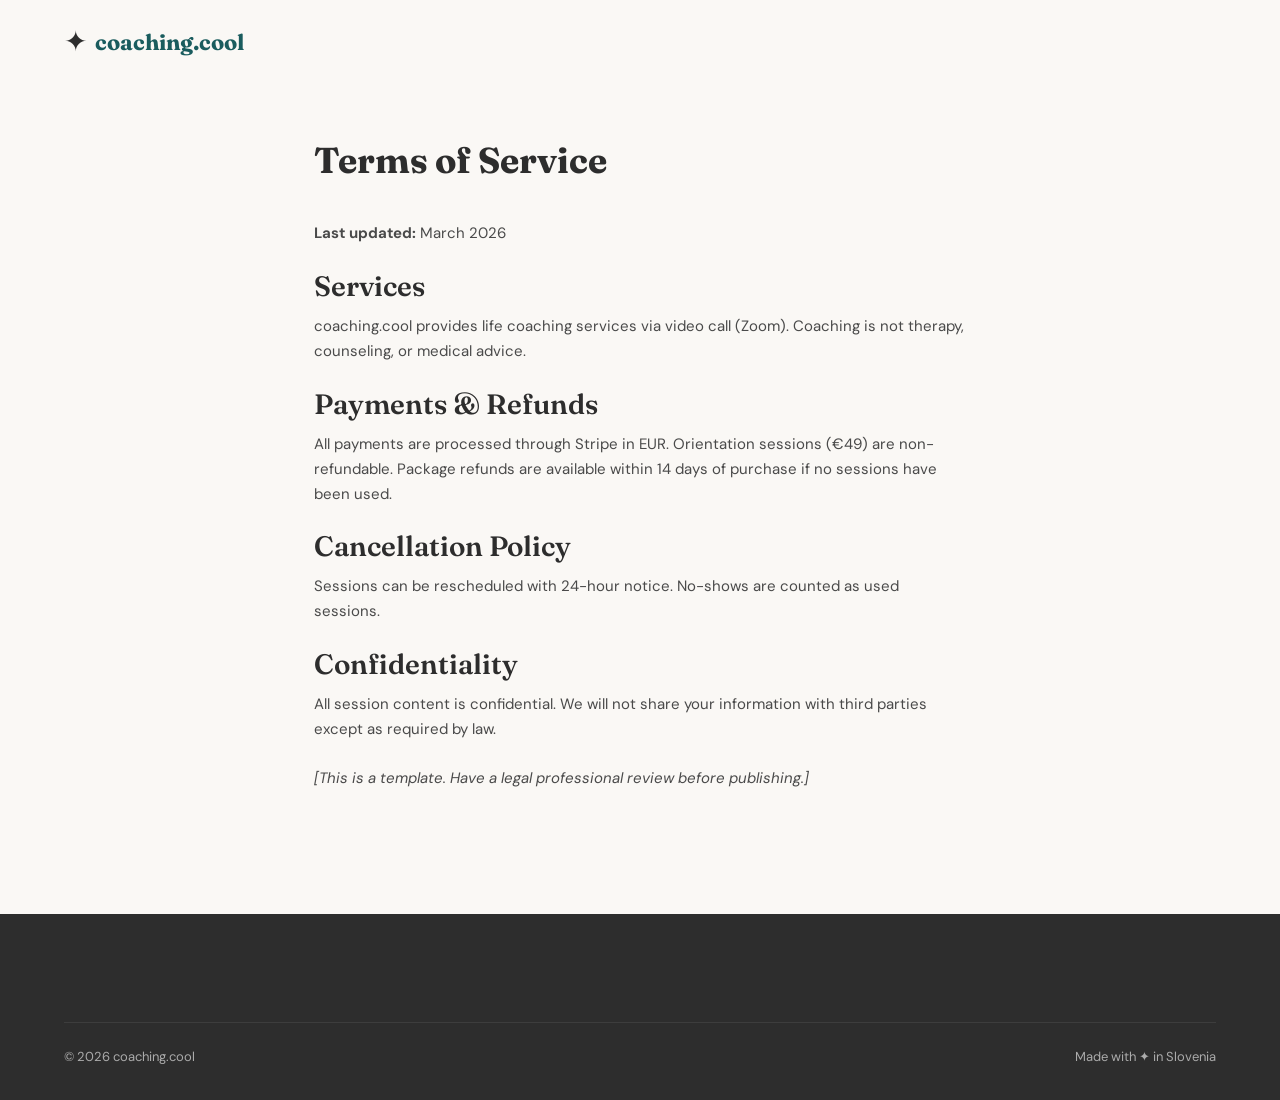
<file: terms.html>
<!DOCTYPE html><html lang="en"><head><meta charset="UTF-8"><meta name="viewport" content="width=device-width, initial-scale=1.0"><title>Terms of Service — coaching.cool</title><link rel="stylesheet" href="css/style.css"></head><body>
<nav class="nav scrolled"><div class="nav-inner"><a href="/" class="nav-logo"><span class="nav-logo-icon">✦</span><span class="nav-logo-text">coaching.cool</span></a></div></nav>
<section class="section" style="padding-top:140px"><div class="container" style="max-width:700px"><h1 class="mb-40" style="font-size:36px">Terms of Service</h1><div style="font-size:15px;line-height:1.8;color:var(--charcoal-light)"><p class="mb-24"><strong>Last updated:</strong> March 2026</p><h3 class="mb-12" style="color:var(--charcoal)">Services</h3><p class="mb-24">coaching.cool provides life coaching services via video call (Zoom). Coaching is not therapy, counseling, or medical advice.</p><h3 class="mb-12" style="color:var(--charcoal)">Payments & Refunds</h3><p class="mb-24">All payments are processed through Stripe in EUR. Orientation sessions (€49) are non-refundable. Package refunds are available within 14 days of purchase if no sessions have been used.</p><h3 class="mb-12" style="color:var(--charcoal)">Cancellation Policy</h3><p class="mb-24">Sessions can be rescheduled with 24-hour notice. No-shows are counted as used sessions.</p><h3 class="mb-12" style="color:var(--charcoal)">Confidentiality</h3><p class="mb-24">All session content is confidential. We will not share your information with third parties except as required by law.</p><p class="mb-24"><em>[This is a template. Have a legal professional review before publishing.]</em></p></div></div></section>
<footer class="footer"><div class="container"><div class="footer-bottom"><span>© 2026 coaching.cool</span><span>Made with ✦ in Slovenia</span></div></div></footer><script src="js/main.js"></script></body></html>
</file>
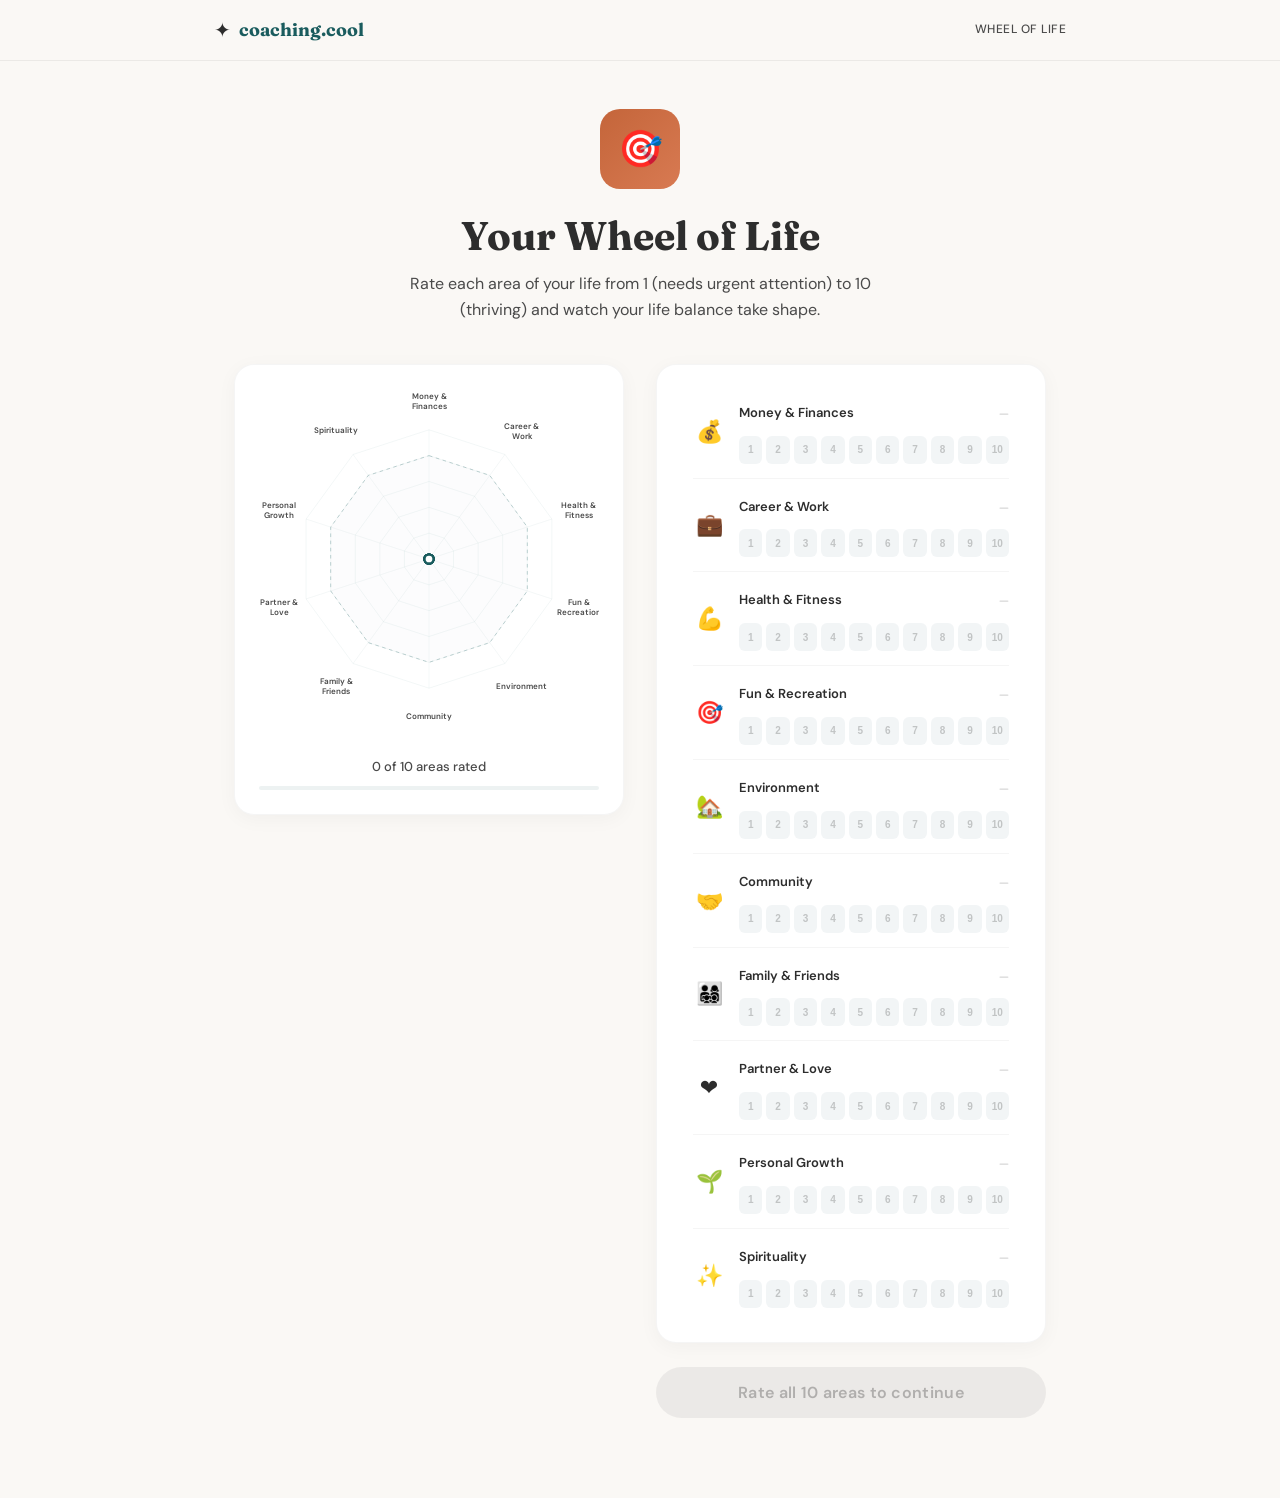
<file: wheel-of-life.html>
<!DOCTYPE html>
<html lang="en">
<head>
  <meta charset="UTF-8">
  <meta name="viewport" content="width=device-width, initial-scale=1.0">
  <title>Wheel of Life — How Balanced Is Your Life? | coaching.cool</title>
  <meta name="description" content="Rate 10 key life areas and see your balance visualized as an interactive wheel. Free self-assessment tool from coaching.cool.">
  <link rel="stylesheet" href="css/style.css">
  <style>
    .wol-layout { display: grid; grid-template-columns: 1fr 1fr; gap: 32px; align-items: start; }
    @media (max-width: 768px) { .wol-layout { grid-template-columns: 1fr; } .wol-chart-wrap { position: relative !important; top: auto !important; } }
    .wol-chart-wrap { position: sticky; top: 80px; }
    .wol-divider { height: 1px; background: rgba(0,0,0,0.04); margin: 0 16px; }
  </style>
</head>
<body>

<div style="background:rgba(250,248,245,0.95);backdrop-filter:blur(12px);border-bottom:1px solid rgba(0,0,0,0.06);padding:14px 0;position:sticky;top:0;z-index:10">
  <div style="max-width:900px;margin:0 auto;padding:0 24px;display:flex;align-items:center;justify-content:space-between">
    <a href="/" class="nav-logo"><span class="nav-logo-icon" style="font-size:20px">✦</span><span class="nav-logo-text" style="font-size:18px">coaching.cool</span></a>
    <span style="font-size:12px;color:var(--charcoal-light);font-weight:500;letter-spacing:0.5px">WHEEL OF LIFE</span>
  </div>
</div>

<div style="max-width:860px;margin:0 auto;padding:48px 24px 80px">
  <div id="wol-app"></div>
</div>

<script>
const CATS = [
  { id:"money", label:"Money &\nFinances", icon:"\uD83D\uDCB0" },
  { id:"career", label:"Career &\nWork", icon:"\uD83D\uDCBC" },
  { id:"health", label:"Health &\nFitness", icon:"\uD83D\uDCAA" },
  { id:"fun", label:"Fun &\nRecreation", icon:"\uD83C\uDFAF" },
  { id:"environment", label:"Environment", icon:"\uD83C\uDFE1" },
  { id:"community", label:"Community", icon:"\uD83E\uDD1D" },
  { id:"family", label:"Family &\nFriends", icon:"\uD83D\uDC68\u200D\uD83D\uDC69\u200D\uD83D\uDC67\u200D\uD83D\uDC66" },
  { id:"love", label:"Partner &\nLove", icon:"\u2764\uFE0F" },
  { id:"growth", label:"Personal\nGrowth", icon:"\uD83C\uDF31" },
  { id:"spirituality", label:"Spirituality", icon:"\u2728" },
];

let scores = {}, wolPhase = 'rate';
const app = document.getElementById('wol-app');

function getPoint(i, val, center, radius, n) {
  const angle = (Math.PI * 2 * i) / n - Math.PI / 2;
  const r = (val / 10) * radius;
  return { x: center + r * Math.cos(angle), y: center + r * Math.sin(angle) };
}

function buildSVG(size) {
  const center = size / 2, radius = size * 0.38, n = CATS.length;
  let svg = `<svg viewBox="0 0 ${size} ${size}" style="width:100%;max-width:${size}px;display:block;margin:0 auto">`;
  // Grid
  [2,4,6,8,10].forEach(lv => {
    const pts = CATS.map((_,i) => getPoint(i,lv,center,radius,n));
    svg += `<path d="${pts.map((p,i) => `${i?'L':'M'}${p.x},${p.y}`).join(' ')}Z" fill="none" stroke="var(--teal)" stroke-width="0.5" opacity="0.12"/>`;
  });
  // Axes
  CATS.forEach((_,i) => { const p = getPoint(i,10,center,radius,n); svg += `<line x1="${center}" y1="${center}" x2="${p.x}" y2="${p.y}" stroke="var(--teal)" stroke-width="0.5" opacity="0.1"/>`; });
  // Ideal
  const idealPts = CATS.map((_,i) => getPoint(i,8,center,radius,n));
  svg += `<path d="${idealPts.map((p,i) => `${i?'L':'M'}${p.x},${p.y}`).join(' ')}Z" fill="var(--teal)" fill-opacity="0.04" stroke="var(--teal)" stroke-width="1" stroke-dasharray="4 4" opacity="0.3"/>`;
  // Data
  const dataPts = CATS.map((c,i) => getPoint(i, scores[c.id]||0, center, radius, n));
  svg += `<path d="${dataPts.map((p,i) => `${i?'L':'M'}${p.x},${p.y}`).join(' ')}Z" fill="var(--teal)" fill-opacity="0.15" stroke="var(--teal)" stroke-width="2.5" stroke-linejoin="round"/>`;
  // Points
  CATS.forEach((c,i) => {
    const val = scores[c.id]||0, p = getPoint(i,val,center,radius,n);
    svg += `<circle cx="${p.x}" cy="${p.y}" r="5" fill="white" stroke="var(--teal)" stroke-width="2.5"/>`;
    if (val > 0) svg += `<text x="${p.x}" y="${p.y+1}" text-anchor="middle" dominant-baseline="middle" fill="var(--teal)" font-family="'Fraunces',serif" font-size="7" font-weight="700">${val}</text>`;
  });
  // Labels
  CATS.forEach((c,i) => {
    const p = getPoint(i,12.2,center,radius,n);
    const lines = c.label.split('\n');
    svg += `<text x="${p.x}" y="${p.y}" text-anchor="middle" dominant-baseline="middle" font-family="'DM Sans',sans-serif" font-size="9" font-weight="600" fill="var(--charcoal-light)">`;
    lines.forEach((line,li) => { svg += `<tspan x="${p.x}" dy="${li===0?`-${(lines.length-1)*5}`:'11'}">${line}</tspan>`; });
    svg += `</text>`;
  });
  svg += `</svg>`;
  return svg;
}

function render() {
  if (wolPhase === 'rate') renderRate();
  else renderResults();
}

function renderRate() {
  const filled = Object.values(scores).filter(v => v > 0).length;
  const allFilled = filled === CATS.length;

  app.innerHTML = `
    <div class="text-center mb-40">
      <div style="width:80px;height:80px;border-radius:20px;background:linear-gradient(135deg,var(--coral),var(--coral-light));display:flex;align-items:center;justify-content:center;margin:0 auto 24px;font-size:36px">\uD83C\uDFAF</div>
      <h1 style="font-size:clamp(28px,5vw,40px);margin-bottom:12px">Your Wheel of Life</h1>
      <p class="text-muted" style="font-size:16px;max-width:520px;margin:0 auto">Rate each area of your life from 1 (needs urgent attention) to 10 (thriving) and watch your life balance take shape.</p>
    </div>
    <div class="wol-layout">
      <div class="card wol-chart-wrap" style="padding:24px">
        ${buildSVG(380)}
        <div class="text-center mt-24">
          <span style="font-size:13px;color:${allFilled?'var(--teal)':'var(--charcoal-light)'};font-weight:500">${filled} of ${CATS.length} areas rated</span>
          <div style="height:4px;border-radius:2px;background:rgba(26,92,94,0.08);margin-top:8px;overflow:hidden">
            <div style="height:100%;border-radius:2px;background:var(--teal);width:${(filled/CATS.length)*100}%;transition:width 0.4s"></div>
          </div>
        </div>
      </div>
      <div>
        <div class="card" style="padding:20px">
          ${CATS.map((c,i) => `
            <div class="wol-slider-row">
              <span style="font-size:22px;width:32px;text-align:center">${c.icon}</span>
              <div style="flex:1;min-width:0">
                <div class="flex-between mb-8">
                  <span style="font-size:13px;font-weight:600;white-space:nowrap">${c.label.replace('\n',' ')}</span>
                  <span style="font-family:var(--font-display);font-size:18px;font-weight:700;color:${scores[c.id]?'var(--teal)':'rgba(0,0,0,0.15)'};min-width:24px;text-align:right">${scores[c.id]||'\u2013'}</span>
                </div>
                <div class="flex" style="gap:4px">
                  ${[1,2,3,4,5,6,7,8,9,10].map(n => {
                    const val = scores[c.id]||0;
                    const active = val >= n;
                    const current = val === n;
                    let bg;
                    if (active) {
                      if (n <= 3) bg = current ? 'var(--coral)' : 'rgba(196,101,58,0.35)';
                      else if (n <= 6) bg = current ? 'var(--amber)' : 'rgba(212,168,67,0.35)';
                      else bg = current ? 'var(--teal)' : 'rgba(26,92,94,0.35)';
                    } else bg = 'rgba(26,92,94,0.06)';
                    return `<button class="wol-num-btn" onclick="setScore('${c.id}',${n})" style="background:${bg};color:${current?'white':active?'rgba(255,255,255,0.7)':'rgba(0,0,0,0.2)'}">${n}</button>`;
                  }).join('')}
                </div>
              </div>
            </div>
            ${i < CATS.length-1 ? '<div class="wol-divider"></div>' : ''}
          `).join('')}
        </div>
        <div class="mt-24 text-center">
          <button class="btn ${allFilled?'btn-coral':'btn-disabled'} btn-full" onclick="${allFilled?'wolPhase=\'results\';render();window.scrollTo({top:0,behavior:\'smooth\'})':''}" style="${!allFilled?'background:rgba(0,0,0,0.06);color:rgba(0,0,0,0.25);cursor:default;box-shadow:none':'box-shadow:0 4px 16px rgba(196,101,58,0.3)'};font-size:16px;padding:16px 32px">
            ${allFilled ? 'See My Results \u2192' : `Rate all ${CATS.length} areas to continue`}
          </button>
        </div>
      </div>
    </div>`;
}

function setScore(id, val) { scores[id] = val; render(); }

function renderResults() {
  const vals = CATS.map(c => scores[c.id]||0);
  const avg = (vals.reduce((a,b)=>a+b,0)/vals.length).toFixed(1);
  const balance = (10-(Math.max(...vals)-Math.min(...vals))).toFixed(1);
  const sorted = CATS.map(c => ({...c, score: scores[c.id]||0})).sort((a,b)=>a.score-b.score);
  const weakest = sorted.slice(0,3), strongest = sorted.slice(-3).reverse();

  app.innerHTML = `
    <div class="text-center mb-32">
      <h2 style="font-size:clamp(28px,5vw,38px);margin-bottom:8px">Your Wheel of Life</h2>
      <p class="text-muted" style="font-size:15px">Here\u2019s a snapshot of your life balance right now.</p>
    </div>
    <div class="mb-32">${buildSVG(380)}</div>

    <div class="grid grid-3 mb-24">
      <div class="card text-center" style="padding:20px;box-shadow:none;border:1px solid rgba(0,0,0,0.05)">
        <div style="font-family:var(--font-display);font-size:28px;font-weight:700;color:var(--teal)">${avg}</div>
        <div style="font-size:11px;color:var(--charcoal-light);margin-top:2px">out of 10</div>
        <div style="font-size:12px;font-weight:600;margin-top:6px">Life Score</div>
      </div>
      <div class="card text-center" style="padding:20px;box-shadow:none;border:1px solid rgba(0,0,0,0.05)">
        <div style="font-family:var(--font-display);font-size:28px;font-weight:700;color:var(--amber)">${balance}</div>
        <div style="font-size:11px;color:var(--charcoal-light);margin-top:2px">out of 10</div>
        <div style="font-size:12px;font-weight:600;margin-top:6px">Balance</div>
      </div>
      <div class="card text-center" style="padding:20px;box-shadow:none;border:1px solid rgba(0,0,0,0.05)">
        <div style="font-family:var(--font-display);font-size:28px;font-weight:700;color:var(--coral)">${vals.filter(v=>v>0).length}</div>
        <div style="font-size:11px;color:var(--charcoal-light);margin-top:2px">of ${CATS.length}</div>
        <div style="font-size:12px;font-weight:600;margin-top:6px">Areas Rated</div>
      </div>
    </div>

    <div class="grid grid-2 mb-24">
      <div style="background:rgba(196,101,58,0.05);border-radius:16px;padding:20px;border:1px solid rgba(196,101,58,0.1)">
        <h4 style="font-family:var(--font-body);font-size:12px;font-weight:600;color:var(--coral);letter-spacing:1px;margin-bottom:12px">NEEDS ATTENTION</h4>
        ${weakest.map(c => `<div style="display:flex;align-items:center;gap:8px;margin-bottom:8px"><span style="font-size:16px">${c.icon}</span><span style="font-size:13px;flex:1">${c.label.replace('\n',' ')}</span><span style="font-family:var(--font-display);font-size:16px;font-weight:700;color:var(--coral)">${c.score}</span></div>`).join('')}
      </div>
      <div style="background:rgba(26,92,94,0.05);border-radius:16px;padding:20px;border:1px solid rgba(26,92,94,0.1)">
        <h4 style="font-family:var(--font-body);font-size:12px;font-weight:600;color:var(--teal);letter-spacing:1px;margin-bottom:12px">YOUR STRENGTHS</h4>
        ${strongest.map(c => `<div style="display:flex;align-items:center;gap:8px;margin-bottom:8px"><span style="font-size:16px">${c.icon}</span><span style="font-size:13px;flex:1">${c.label.replace('\n',' ')}</span><span style="font-family:var(--font-display);font-size:16px;font-weight:700;color:var(--teal)">${c.score}</span></div>`).join('')}
      </div>
    </div>

    <!-- Teaser wall -->
    <div class="card mb-24" style="position:relative;overflow:hidden;min-height:180px">
      <div style="filter:blur(4px);pointer-events:none;user-select:none;opacity:0.5">
        <h4 style="font-family:var(--font-display);font-size:18px;margin-bottom:12px">Detailed Area Insights</h4>
        <p class="text-muted" style="font-size:14px;line-height:1.6">Your ${weakest[0].label.replace('\n',' ')} score of ${weakest[0].score} suggests you may be experiencing challenges in this area. Here are three actionable steps...</p>
        <p class="text-muted" style="font-size:14px;line-height:1.6;margin-top:8px">Your ${weakest[1].label.replace('\n',' ')} score indicates room for growth in...</p>
      </div>
      <div id="unlock-overlay" style="position:absolute;inset:0;display:flex;flex-direction:column;align-items:center;justify-content:center;background:rgba(250,248,245,0.85);backdrop-filter:blur(2px)">
        <div style="width:48px;height:48px;border-radius:14px;background:rgba(26,92,94,0.08);display:flex;align-items:center;justify-content:center;font-size:22px;margin-bottom:12px">\uD83D\uDD12</div>
        <h4 style="font-family:var(--font-display);font-size:18px;margin-bottom:4px">Unlock Your Full Report</h4>
        <p class="text-muted" style="font-size:13px;margin-bottom:16px;text-align:center;padding:0 20px">Personalized insights, action steps, downloadable PDF, and coaching recommendations.</p>
        <div id="wol-email-form">
          <button class="btn btn-coral" onclick="showWolEmail()">Unlock Full Report \u2192</button>
        </div>
      </div>
    </div>

    <div style="background:linear-gradient(135deg,var(--teal),var(--teal-dark));border-radius:20px;padding:32px;text-align:center;margin-bottom:24px">
      <h3 style="font-family:var(--font-display);font-size:22px;color:white;margin-bottom:8px">Ready to work on these areas?</h3>
      <p style="font-size:14px;color:rgba(255,255,255,0.7);margin-bottom:20px">A coaching session can help you turn these insights into an actual plan.</p>
      <div class="flex flex-center flex-wrap gap-12">
        <a href="pricing.html" class="btn btn-amber">Explore Coaching Packages \u2192</a>
        <a href="coachability-index.html" class="btn" style="background:rgba(255,255,255,0.12);color:white;border:1px solid rgba(255,255,255,0.2)">Take the Coachability Quiz</a>
      </div>
    </div>
    <div class="text-center">
      <button onclick="wolPhase='rate';scores={};render();window.scrollTo({top:0,behavior:'smooth'})" style="background:none;border:none;cursor:pointer;font-family:var(--font-body);font-size:14px;color:var(--teal);font-weight:500;text-decoration:underline;text-underline-offset:3px">Start Over</button>
    </div>`;
}

function showWolEmail() {
  document.getElementById('wol-email-form').innerHTML = `
    <div class="flex flex-center flex-wrap gap-12">
      <input type="email" id="wol-email" class="input" placeholder="your@email.com" style="min-width:200px">
      <button class="btn btn-coral" onclick="submitWolEmail()">Send</button>
    </div>`;
  document.getElementById('wol-email').focus();
}
function submitWolEmail() {
  const email = document.getElementById('wol-email').value;
  if (!email || !email.includes('@')) return;
  // Kit API call here
  document.getElementById('unlock-overlay').innerHTML = `<div class="flex flex-center" style="gap:8px"><span style="color:var(--teal);font-size:20px">\u2713</span><span style="font-size:14px;color:var(--teal);font-weight:600">Check your inbox!</span></div>`;
}

render();
</script>
<script src="js/main.js"></script>
</body>
</html>
</file>
<file: css/style.css>
/* ═══════════════════════════════════════════════════════
   coaching.cool — Global Stylesheet
   ═══════════════════════════════════════════════════════ */

@import url('https://fonts.googleapis.com/css2?family=Fraunces:opsz,ital,wght@9..144,0,400;9..144,0,600;9..144,0,700;9..144,1,400&family=DM+Sans:wght@400;500;600;700&display=swap');

:root {
  --teal: #1A5C5E;
  --teal-light: #2A7D80;
  --teal-dark: #134647;
  --amber: #D4A843;
  --amber-light: #E4C06A;
  --cream: #FAF8F5;
  --cream-dark: #F0EDE7;
  --charcoal: #2D2D2D;
  --charcoal-light: #4A4A4A;
  --coral: #C4653A;
  --coral-light: #D87A52;
  --sage: #8BA88E;
  --sage-light: #A8C4AB;
  --white: #FFFFFF;
  --font-display: 'Fraunces', Georgia, serif;
  --font-body: 'DM Sans', system-ui, sans-serif;
  --max-w: 1200px;
  --max-w-narrow: 640px;
}

*, *::before, *::after { margin: 0; padding: 0; box-sizing: border-box; }
html { scroll-behavior: smooth; -webkit-font-smoothing: antialiased; }
body { font-family: var(--font-body); background: var(--cream); color: var(--charcoal); line-height: 1.6; }
img { max-width: 100%; display: block; }
a { color: inherit; text-decoration: none; }

/* ─── Container ─── */
.container { max-width: var(--max-w); margin: 0 auto; padding: 0 24px; }
.container-narrow { max-width: var(--max-w-narrow); margin: 0 auto; padding: 0 24px; }

/* ─── Typography ─── */
h1, h2, h3, h4 { font-family: var(--font-display); line-height: 1.15; color: var(--charcoal); }
h1 { font-size: clamp(40px, 5.5vw, 64px); font-weight: 700; }
h2 { font-size: clamp(32px, 4vw, 48px); font-weight: 700; }
h3 { font-size: clamp(22px, 3vw, 28px); font-weight: 600; }
p { line-height: 1.65; }
.text-teal { color: var(--teal); }
.text-coral { color: var(--coral); }
.text-amber { color: var(--amber); }
.text-muted { color: var(--charcoal-light); }
.text-center { text-align: center; }
.font-display { font-family: var(--font-display); }

/* ─── Section spacing ─── */
.section { padding: 100px 0; }
.section-sm { padding: 60px 0; }
.section-teal { background: linear-gradient(135deg, var(--teal), var(--teal-dark)); color: var(--white); }
.section-cream { background: var(--cream); }
.section-cream-dark { background: var(--cream-dark); }

/* ─── Badge / pill ─── */
.badge {
  display: inline-flex; align-items: center; gap: 8px;
  padding: 6px 16px; border-radius: 50px;
  font-size: 12px; font-weight: 600; letter-spacing: 1.5px; text-transform: uppercase;
}
.badge-teal { background: rgba(26,92,94,0.1); color: var(--teal); }
.badge-coral { background: rgba(196,101,58,0.1); color: var(--coral); }
.badge-amber { background: rgba(212,168,67,0.1); color: var(--amber); }

/* ─── Buttons ─── */
.btn {
  display: inline-flex; align-items: center; gap: 8px;
  padding: 14px 32px; border-radius: 50px; border: none;
  font-family: var(--font-body); font-weight: 600; font-size: 15px;
  letter-spacing: 0.3px; cursor: pointer; transition: all 0.3s ease;
  text-decoration: none; line-height: 1.2;
}
.btn:hover { transform: translateY(-2px); box-shadow: 0 6px 20px rgba(0,0,0,0.15); }
.btn-coral { background: var(--coral); color: var(--white); }
.btn-teal { background: var(--teal); color: var(--white); }
.btn-white { background: var(--white); color: var(--teal); }
.btn-amber { background: var(--amber); color: var(--charcoal); }
.btn-outline { background: transparent; color: var(--teal); border: 2px solid var(--teal); }
.btn-sm { padding: 10px 24px; font-size: 13px; }
.btn-full { width: 100%; justify-content: center; }

/* ─── Cards ─── */
.card {
  background: var(--white); border-radius: 20px; padding: 32px;
  border: 1px solid rgba(0,0,0,0.04);
  box-shadow: 0 4px 20px rgba(0,0,0,0.04);
  transition: transform 0.3s ease, box-shadow 0.3s ease;
}
.card:hover { transform: translateY(-4px); box-shadow: 0 12px 40px rgba(0,0,0,0.08); }
.card-flat { box-shadow: none; }
.card-flat:hover { transform: none; box-shadow: none; }

/* ─── Grid ─── */
.grid { display: grid; gap: 24px; }
.grid-2 { grid-template-columns: repeat(2, 1fr); }
.grid-3 { grid-template-columns: repeat(3, 1fr); }
.grid-4 { grid-template-columns: repeat(4, 1fr); }
.grid-auto { grid-template-columns: repeat(auto-fit, minmax(280px, 1fr)); }
@media (max-width: 768px) {
  .grid-2, .grid-3, .grid-4 { grid-template-columns: 1fr; }
}

/* ─── Navigation ─── */
.nav {
  position: fixed; top: 0; left: 0; right: 0; z-index: 100;
  padding: 20px 0; transition: all 0.3s ease;
}
.nav.scrolled {
  background: rgba(250,248,245,0.95); backdrop-filter: blur(12px);
  border-bottom: 1px solid rgba(0,0,0,0.06); padding: 12px 0;
}
.nav-inner {
  max-width: var(--max-w); margin: 0 auto; padding: 0 24px;
  display: flex; align-items: center; justify-content: space-between;
}
.nav-logo { display: flex; align-items: center; gap: 8px; }
.nav-logo-icon { font-size: 28px; }
.nav-logo-text { font-family: var(--font-display); font-size: 22px; font-weight: 700; color: var(--teal); }
.nav-links { display: flex; align-items: center; gap: 32px; }
.nav-link { font-weight: 500; font-size: 14px; letter-spacing: 0.3px; transition: color 0.2s; }
.nav-link:hover { color: var(--teal); }
.nav-toggle { display: none; background: none; border: none; cursor: pointer; padding: 8px; }

/* Mobile nav */
.nav-mobile {
  position: fixed; inset: 0; background: var(--cream); z-index: 99;
  display: flex; flex-direction: column; align-items: center; justify-content: center; gap: 32px;
  opacity: 0; pointer-events: none; transition: opacity 0.3s;
}
.nav-mobile.open { opacity: 1; pointer-events: all; }
.nav-mobile-close { position: absolute; top: 20px; right: 24px; background: none; border: none; cursor: pointer; }
.nav-mobile a { font-size: 20px; font-weight: 500; }

@media (max-width: 768px) {
  .nav-links { display: none; }
  .nav-toggle { display: block; }
}

/* ─── Footer ─── */
.footer { background: var(--charcoal); padding: 60px 0 32px; color: rgba(255,255,255,0.6); }
.footer h4 { color: var(--white); font-family: var(--font-body); font-size: 13px; font-weight: 600; letter-spacing: 1px; margin-bottom: 16px; }
.footer a { display: block; font-size: 14px; color: rgba(255,255,255,0.6); margin-bottom: 10px; transition: color 0.2s; }
.footer a:hover { color: var(--white); }
.footer-bottom {
  border-top: 1px solid rgba(255,255,255,0.08); padding-top: 24px; margin-top: 48px;
  display: flex; justify-content: space-between; flex-wrap: wrap; gap: 12px; font-size: 13px;
}

/* ─── Scroll animations ─── */
.fade-up {
  opacity: 0; transform: translateY(32px);
  transition: opacity 0.7s cubic-bezier(.22,1,.36,1), transform 0.7s cubic-bezier(.22,1,.36,1);
}
.fade-up.visible { opacity: 1; transform: translateY(0); }
.delay-1 { transition-delay: 0.1s; }
.delay-2 { transition-delay: 0.2s; }
.delay-3 { transition-delay: 0.3s; }
.delay-4 { transition-delay: 0.4s; }

/* ─── Hero specific ─── */
.hero { min-height: 100vh; display: flex; align-items: center; padding-top: 80px; position: relative; overflow: hidden; }
.hero-bg { background: linear-gradient(165deg, var(--cream) 0%, #F5F0E8 50%, #EDE8DD 100%); }
.hero-grid { display: grid; grid-template-columns: 1fr 1fr; gap: 60px; align-items: center; }
@media (max-width: 768px) { .hero-grid { grid-template-columns: 1fr; } }

.hero-visual {
  width: 100%; aspect-ratio: 4/4.5; border-radius: 24px; overflow: hidden;
  background: linear-gradient(135deg, var(--teal) 0%, var(--teal-light) 60%, var(--sage) 100%);
  position: relative;
}

/* ─── Decorative ─── */
.circle-deco {
  position: absolute; border-radius: 50%; pointer-events: none;
}

/* ─── Pricing specific ─── */
.pricing-card { position: relative; }
.pricing-card.popular {
  background: var(--teal); color: var(--white);
  box-shadow: 0 12px 40px rgba(26,92,94,0.2); transform: scale(1.03);
}
.pricing-card.popular:hover { transform: scale(1.03) translateY(-4px); }
.pricing-card .price { font-family: var(--font-display); font-size: 36px; font-weight: 700; }
.pricing-card .period { font-size: 13px; color: var(--charcoal-light); }
.pricing-card.popular .period { color: rgba(255,255,255,0.6); }
.pricing-feature { display: flex; align-items: flex-start; gap: 10px; margin-bottom: 10px; font-size: 14px; }
.pricing-feature .check { color: var(--teal); flex-shrink: 0; margin-top: 2px; }
.pricing-card.popular .check { color: var(--amber); }
.popular-badge {
  position: absolute; top: -12px; right: 20px;
  background: var(--amber); color: var(--charcoal);
  font-size: 11px; font-weight: 700; padding: 6px 14px; border-radius: 50px;
}

/* ─── Quiz specific ─── */
.quiz-progress-bar { height: 6px; border-radius: 3px; background: rgba(26,92,94,0.1); overflow: hidden; }
.quiz-progress-fill { height: 100%; border-radius: 3px; background: linear-gradient(90deg, var(--teal), var(--teal-light)); transition: width 0.5s cubic-bezier(.22,1,.36,1); }
.likert-btn {
  width: 100px; min-height: 80px; border-radius: 16px;
  border: 2px solid rgba(0,0,0,0.08); background: var(--white);
  cursor: pointer; display: flex; flex-direction: column;
  align-items: center; justify-content: center; gap: 4px;
  padding: 12px 8px; transition: all 0.25s ease;
}
.likert-btn:hover { border-color: rgba(26,92,94,0.4); transform: translateY(-2px); }
.likert-btn.selected { border-color: var(--teal); background: rgba(26,92,94,0.08); box-shadow: 0 0 0 3px rgba(26,92,94,0.12); }

/* ─── Wheel of Life specific ─── */
.wol-slider-row {
  display: flex; align-items: center; gap: 14px;
  padding: 14px 16px; border-radius: 14px; transition: background 0.2s;
}
.wol-slider-row:hover { background: rgba(26,92,94,0.04); }
.wol-num-btn {
  flex: 1; height: 28px; border-radius: 6px; border: none; cursor: pointer;
  font-size: 10px; font-weight: 600; transition: all 0.15s ease;
}

/* ─── Trust bar ─── */
.trust-bar { background: var(--teal); padding: 20px 0; }
.trust-bar-inner { display: flex; justify-content: center; flex-wrap: wrap; gap: 32px; }
.trust-item { display: flex; align-items: center; gap: 10px; color: rgba(255,255,255,0.9); font-size: 14px; font-weight: 500; }

/* ─── Star rating ─── */
.stars { display: flex; gap: 2px; color: var(--amber); }

/* ─── Form elements ─── */
.input {
  padding: 12px 16px; border-radius: 50px;
  border: 2px solid rgba(0,0,0,0.1); background: var(--white);
  font-family: var(--font-body); font-size: 14px; outline: none;
  transition: border-color 0.2s;
}
.input:focus { border-color: var(--teal); }
.input-dark {
  border-color: rgba(255,255,255,0.2); background: rgba(255,255,255,0.1);
  color: var(--white);
}
.input-dark::placeholder { color: rgba(255,255,255,0.5); }

/* ─── Utility ─── */
.mb-8 { margin-bottom: 8px; }
.mb-12 { margin-bottom: 12px; }
.mb-16 { margin-bottom: 16px; }
.mb-20 { margin-bottom: 20px; }
.mb-24 { margin-bottom: 24px; }
.mb-32 { margin-bottom: 32px; }
.mb-40 { margin-bottom: 40px; }
.mb-60 { margin-bottom: 60px; }
.mt-24 { margin-top: 24px; }
.gap-12 { gap: 12px; }
.flex { display: flex; }
.flex-wrap { flex-wrap: wrap; }
.flex-center { display: flex; align-items: center; justify-content: center; }
.flex-between { display: flex; align-items: center; justify-content: space-between; }
.inline-flex { display: inline-flex; }
.sr-only { position: absolute; width: 1px; height: 1px; padding: 0; margin: -1px; overflow: hidden; clip: rect(0,0,0,0); border: 0; }
</file>
